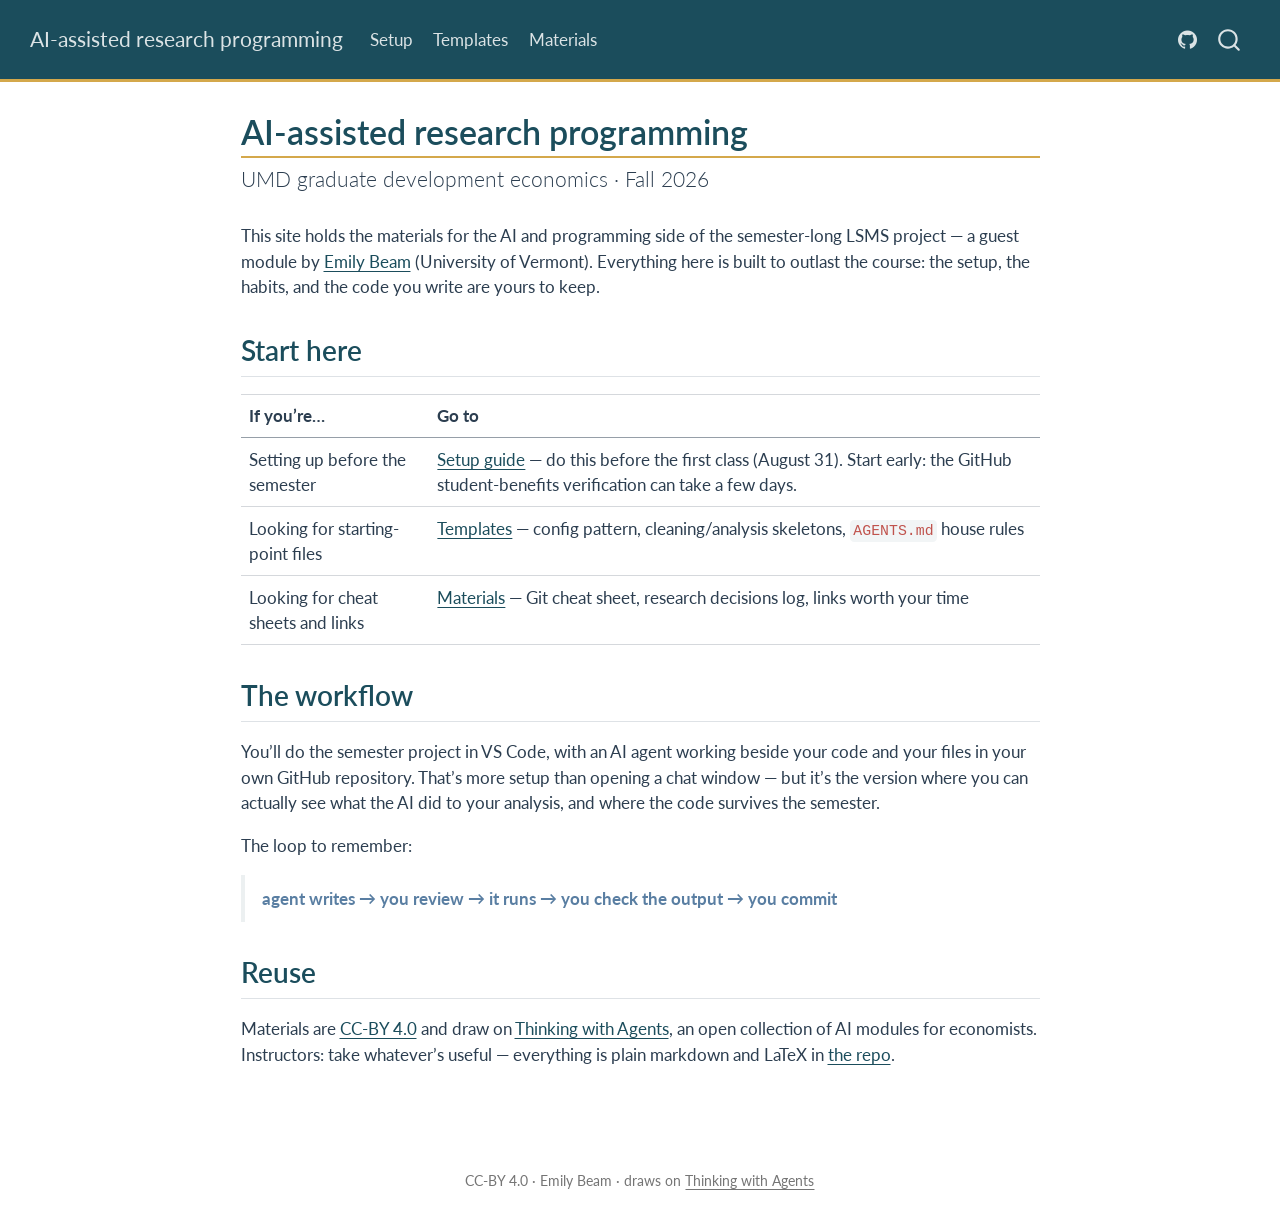
<file: docs/index.html>
<!DOCTYPE html>
<html xmlns="http://www.w3.org/1999/xhtml" lang="en" xml:lang="en"><head>

<meta charset="utf-8">
<meta name="generator" content="quarto-1.8.27">

<meta name="viewport" content="width=device-width, initial-scale=1.0, user-scalable=yes">


<title>AI-assisted research programming</title>
<style>
code{white-space: pre-wrap;}
span.smallcaps{font-variant: small-caps;}
div.columns{display: flex; gap: min(4vw, 1.5em);}
div.column{flex: auto; overflow-x: auto;}
div.hanging-indent{margin-left: 1.5em; text-indent: -1.5em;}
ul.task-list{list-style: none;}
ul.task-list li input[type="checkbox"] {
  width: 0.8em;
  margin: 0 0.8em 0.2em -1em; /* quarto-specific, see https://github.com/quarto-dev/quarto-cli/issues/4556 */ 
  vertical-align: middle;
}
</style>


<script src="site_libs/quarto-nav/quarto-nav.js"></script>
<script src="site_libs/quarto-nav/headroom.min.js"></script>
<script src="site_libs/clipboard/clipboard.min.js"></script>
<script src="site_libs/quarto-search/autocomplete.umd.js"></script>
<script src="site_libs/quarto-search/fuse.min.js"></script>
<script src="site_libs/quarto-search/quarto-search.js"></script>
<meta name="quarto:offset" content="./">
<script src="site_libs/quarto-html/quarto.js" type="module"></script>
<script src="site_libs/quarto-html/tabsets/tabsets.js" type="module"></script>
<script src="site_libs/quarto-html/axe/axe-check.js" type="module"></script>
<script src="site_libs/quarto-html/popper.min.js"></script>
<script src="site_libs/quarto-html/tippy.umd.min.js"></script>
<script src="site_libs/quarto-html/anchor.min.js"></script>
<link href="site_libs/quarto-html/tippy.css" rel="stylesheet">
<link href="site_libs/quarto-html/quarto-syntax-highlighting-ed96de9b727972fe78a7b5d16c58bf87.css" rel="stylesheet" id="quarto-text-highlighting-styles">
<script src="site_libs/bootstrap/bootstrap.min.js"></script>
<link href="site_libs/bootstrap/bootstrap-icons.css" rel="stylesheet">
<link href="site_libs/bootstrap/bootstrap-62cad050edf1ffa426666a7ce3790da1.min.css" rel="stylesheet" append-hash="true" id="quarto-bootstrap" data-mode="light">
<script id="quarto-search-options" type="application/json">{
  "location": "navbar",
  "copy-button": false,
  "collapse-after": 3,
  "panel-placement": "end",
  "type": "overlay",
  "limit": 50,
  "keyboard-shortcut": [
    "f",
    "/",
    "s"
  ],
  "show-item-context": false,
  "language": {
    "search-no-results-text": "No results",
    "search-matching-documents-text": "matching documents",
    "search-copy-link-title": "Copy link to search",
    "search-hide-matches-text": "Hide additional matches",
    "search-more-match-text": "more match in this document",
    "search-more-matches-text": "more matches in this document",
    "search-clear-button-title": "Clear",
    "search-text-placeholder": "",
    "search-detached-cancel-button-title": "Cancel",
    "search-submit-button-title": "Submit",
    "search-label": "Search"
  }
}</script>


</head>

<body class="nav-fixed fullcontent quarto-light">

<div id="quarto-search-results"></div>
  <header id="quarto-header" class="headroom fixed-top">
    <nav class="navbar navbar-expand-lg " data-bs-theme="dark">
      <div class="navbar-container container-fluid">
      <div class="navbar-brand-container mx-auto">
    <a class="navbar-brand" href="./index.html">
    <span class="navbar-title">AI-assisted research programming</span>
    </a>
  </div>
            <div id="quarto-search" class="" title="Search"></div>
          <button class="navbar-toggler" type="button" data-bs-toggle="collapse" data-bs-target="#navbarCollapse" aria-controls="navbarCollapse" role="menu" aria-expanded="false" aria-label="Toggle navigation" onclick="if (window.quartoToggleHeadroom) { window.quartoToggleHeadroom(); }">
  <span class="navbar-toggler-icon"></span>
</button>
          <div class="collapse navbar-collapse" id="navbarCollapse">
            <ul class="navbar-nav navbar-nav-scroll me-auto">
  <li class="nav-item">
    <a class="nav-link" href="./setup/README.html"> 
<span class="menu-text">Setup</span></a>
  </li>  
  <li class="nav-item">
    <a class="nav-link" href="./templates/README.html"> 
<span class="menu-text">Templates</span></a>
  </li>  
  <li class="nav-item">
    <a class="nav-link" href="./materials/README.html"> 
<span class="menu-text">Materials</span></a>
  </li>  
</ul>
            <ul class="navbar-nav navbar-nav-scroll ms-auto">
  <li class="nav-item compact">
    <a class="nav-link" href="https://github.com/eabeam/umd-dev-econ-ai"> <i class="bi bi-github" role="img" aria-label="GitHub">
</i> 
<span class="menu-text"></span></a>
  </li>  
</ul>
          </div> <!-- /navcollapse -->
            <div class="quarto-navbar-tools">
</div>
      </div> <!-- /container-fluid -->
    </nav>
</header>
<!-- content -->
<div id="quarto-content" class="quarto-container page-columns page-rows-contents page-layout-article page-navbar">
<!-- sidebar -->
<!-- margin-sidebar -->
    
<!-- main -->
<main class="content" id="quarto-document-content">

<header id="title-block-header" class="quarto-title-block default">
<div class="quarto-title">
<h1 class="title">AI-assisted research programming</h1>
<p class="subtitle lead">UMD graduate development economics · Fall 2026</p>
</div>



<div class="quarto-title-meta">

    
  
    
  </div>
  


</header>


<p>This site holds the materials for the AI and programming side of the semester-long LSMS project — a guest module by <a href="https://www.uvm.edu/cas/economics">Emily Beam</a> (University of Vermont). Everything here is built to outlast the course: the setup, the habits, and the code you write are yours to keep.</p>
<section id="start-here" class="level2">
<h2 class="anchored" data-anchor-id="start-here">Start here</h2>
<table class="caption-top table">
<thead>
<tr class="header">
<th>If you’re…</th>
<th>Go to</th>
</tr>
</thead>
<tbody>
<tr class="odd">
<td>Setting up before the semester</td>
<td><strong><a href="./setup/README.html">Setup guide</a></strong> — do this before the first class (August 31). Start early: the GitHub student-benefits verification can take a few days.</td>
</tr>
<tr class="even">
<td>Looking for starting-point files</td>
<td><a href="./templates/README.html">Templates</a> — config pattern, cleaning/analysis skeletons, <code>AGENTS.md</code> house rules</td>
</tr>
<tr class="odd">
<td>Looking for cheat sheets and links</td>
<td><a href="./materials/README.html">Materials</a> — Git cheat sheet, research decisions log, links worth your time</td>
</tr>
</tbody>
</table>
</section>
<section id="the-workflow" class="level2">
<h2 class="anchored" data-anchor-id="the-workflow">The workflow</h2>
<p>You’ll do the semester project in VS Code, with an AI agent working beside your code and your files in your own GitHub repository. That’s more setup than opening a chat window — but it’s the version where you can actually see what the AI did to your analysis, and where the code survives the semester.</p>
<p>The loop to remember:</p>
<blockquote class="blockquote">
<p><strong>agent writes → you review → it runs → you check the output → you commit</strong></p>
</blockquote>
</section>
<section id="reuse" class="level2">
<h2 class="anchored" data-anchor-id="reuse">Reuse</h2>
<p>Materials are <a href="https://creativecommons.org/licenses/by/4.0/">CC-BY 4.0</a> and draw on <a href="https://eabeam.github.io/teaching-ai/">Thinking with Agents</a>, an open collection of AI modules for economists. Instructors: take whatever’s useful — everything is plain markdown and LaTeX in <a href="https://github.com/eabeam/umd-dev-econ-ai">the repo</a>.</p>


</section>

</main> <!-- /main -->
<script id="quarto-html-after-body" type="application/javascript">
  window.document.addEventListener("DOMContentLoaded", function (event) {
    const icon = "";
    const anchorJS = new window.AnchorJS();
    anchorJS.options = {
      placement: 'right',
      icon: icon
    };
    anchorJS.add('.anchored');
    const isCodeAnnotation = (el) => {
      for (const clz of el.classList) {
        if (clz.startsWith('code-annotation-')) {                     
          return true;
        }
      }
      return false;
    }
    const onCopySuccess = function(e) {
      // button target
      const button = e.trigger;
      // don't keep focus
      button.blur();
      // flash "checked"
      button.classList.add('code-copy-button-checked');
      var currentTitle = button.getAttribute("title");
      button.setAttribute("title", "Copied!");
      let tooltip;
      if (window.bootstrap) {
        button.setAttribute("data-bs-toggle", "tooltip");
        button.setAttribute("data-bs-placement", "left");
        button.setAttribute("data-bs-title", "Copied!");
        tooltip = new bootstrap.Tooltip(button, 
          { trigger: "manual", 
            customClass: "code-copy-button-tooltip",
            offset: [0, -8]});
        tooltip.show();    
      }
      setTimeout(function() {
        if (tooltip) {
          tooltip.hide();
          button.removeAttribute("data-bs-title");
          button.removeAttribute("data-bs-toggle");
          button.removeAttribute("data-bs-placement");
        }
        button.setAttribute("title", currentTitle);
        button.classList.remove('code-copy-button-checked');
      }, 1000);
      // clear code selection
      e.clearSelection();
    }
    const getTextToCopy = function(trigger) {
      const outerScaffold = trigger.parentElement.cloneNode(true);
      const codeEl = outerScaffold.querySelector('code');
      for (const childEl of codeEl.children) {
        if (isCodeAnnotation(childEl)) {
          childEl.remove();
        }
      }
      return codeEl.innerText;
    }
    const clipboard = new window.ClipboardJS('.code-copy-button:not([data-in-quarto-modal])', {
      text: getTextToCopy
    });
    clipboard.on('success', onCopySuccess);
    if (window.document.getElementById('quarto-embedded-source-code-modal')) {
      const clipboardModal = new window.ClipboardJS('.code-copy-button[data-in-quarto-modal]', {
        text: getTextToCopy,
        container: window.document.getElementById('quarto-embedded-source-code-modal')
      });
      clipboardModal.on('success', onCopySuccess);
    }
      var localhostRegex = new RegExp(/^(?:http|https):\/\/localhost\:?[0-9]*\//);
      var mailtoRegex = new RegExp(/^mailto:/);
        var filterRegex = new RegExp("https:\/\/eabeam\.github\.io\/umd-dev-econ-ai\/");
      var isInternal = (href) => {
          return filterRegex.test(href) || localhostRegex.test(href) || mailtoRegex.test(href);
      }
      // Inspect non-navigation links and adorn them if external
     var links = window.document.querySelectorAll('a[href]:not(.nav-link):not(.navbar-brand):not(.toc-action):not(.sidebar-link):not(.sidebar-item-toggle):not(.pagination-link):not(.no-external):not([aria-hidden]):not(.dropdown-item):not(.quarto-navigation-tool):not(.about-link)');
      for (var i=0; i<links.length; i++) {
        const link = links[i];
        if (!isInternal(link.href)) {
          // undo the damage that might have been done by quarto-nav.js in the case of
          // links that we want to consider external
          if (link.dataset.originalHref !== undefined) {
            link.href = link.dataset.originalHref;
          }
            // target, if specified
            link.setAttribute("target", "_blank");
            if (link.getAttribute("rel") === null) {
              link.setAttribute("rel", "noopener");
            }
        }
      }
    function tippyHover(el, contentFn, onTriggerFn, onUntriggerFn) {
      const config = {
        allowHTML: true,
        maxWidth: 500,
        delay: 100,
        arrow: false,
        appendTo: function(el) {
            return el.parentElement;
        },
        interactive: true,
        interactiveBorder: 10,
        theme: 'quarto',
        placement: 'bottom-start',
      };
      if (contentFn) {
        config.content = contentFn;
      }
      if (onTriggerFn) {
        config.onTrigger = onTriggerFn;
      }
      if (onUntriggerFn) {
        config.onUntrigger = onUntriggerFn;
      }
      window.tippy(el, config); 
    }
    const noterefs = window.document.querySelectorAll('a[role="doc-noteref"]');
    for (var i=0; i<noterefs.length; i++) {
      const ref = noterefs[i];
      tippyHover(ref, function() {
        // use id or data attribute instead here
        let href = ref.getAttribute('data-footnote-href') || ref.getAttribute('href');
        try { href = new URL(href).hash; } catch {}
        const id = href.replace(/^#\/?/, "");
        const note = window.document.getElementById(id);
        if (note) {
          return note.innerHTML;
        } else {
          return "";
        }
      });
    }
    const xrefs = window.document.querySelectorAll('a.quarto-xref');
    const processXRef = (id, note) => {
      // Strip column container classes
      const stripColumnClz = (el) => {
        el.classList.remove("page-full", "page-columns");
        if (el.children) {
          for (const child of el.children) {
            stripColumnClz(child);
          }
        }
      }
      stripColumnClz(note)
      if (id === null || id.startsWith('sec-')) {
        // Special case sections, only their first couple elements
        const container = document.createElement("div");
        if (note.children && note.children.length > 2) {
          container.appendChild(note.children[0].cloneNode(true));
          for (let i = 1; i < note.children.length; i++) {
            const child = note.children[i];
            if (child.tagName === "P" && child.innerText === "") {
              continue;
            } else {
              container.appendChild(child.cloneNode(true));
              break;
            }
          }
          if (window.Quarto?.typesetMath) {
            window.Quarto.typesetMath(container);
          }
          return container.innerHTML
        } else {
          if (window.Quarto?.typesetMath) {
            window.Quarto.typesetMath(note);
          }
          return note.innerHTML;
        }
      } else {
        // Remove any anchor links if they are present
        const anchorLink = note.querySelector('a.anchorjs-link');
        if (anchorLink) {
          anchorLink.remove();
        }
        if (window.Quarto?.typesetMath) {
          window.Quarto.typesetMath(note);
        }
        if (note.classList.contains("callout")) {
          return note.outerHTML;
        } else {
          return note.innerHTML;
        }
      }
    }
    for (var i=0; i<xrefs.length; i++) {
      const xref = xrefs[i];
      tippyHover(xref, undefined, function(instance) {
        instance.disable();
        let url = xref.getAttribute('href');
        let hash = undefined; 
        if (url.startsWith('#')) {
          hash = url;
        } else {
          try { hash = new URL(url).hash; } catch {}
        }
        if (hash) {
          const id = hash.replace(/^#\/?/, "");
          const note = window.document.getElementById(id);
          if (note !== null) {
            try {
              const html = processXRef(id, note.cloneNode(true));
              instance.setContent(html);
            } finally {
              instance.enable();
              instance.show();
            }
          } else {
            // See if we can fetch this
            fetch(url.split('#')[0])
            .then(res => res.text())
            .then(html => {
              const parser = new DOMParser();
              const htmlDoc = parser.parseFromString(html, "text/html");
              const note = htmlDoc.getElementById(id);
              if (note !== null) {
                const html = processXRef(id, note);
                instance.setContent(html);
              } 
            }).finally(() => {
              instance.enable();
              instance.show();
            });
          }
        } else {
          // See if we can fetch a full url (with no hash to target)
          // This is a special case and we should probably do some content thinning / targeting
          fetch(url)
          .then(res => res.text())
          .then(html => {
            const parser = new DOMParser();
            const htmlDoc = parser.parseFromString(html, "text/html");
            const note = htmlDoc.querySelector('main.content');
            if (note !== null) {
              // This should only happen for chapter cross references
              // (since there is no id in the URL)
              // remove the first header
              if (note.children.length > 0 && note.children[0].tagName === "HEADER") {
                note.children[0].remove();
              }
              const html = processXRef(null, note);
              instance.setContent(html);
            } 
          }).finally(() => {
            instance.enable();
            instance.show();
          });
        }
      }, function(instance) {
      });
    }
        let selectedAnnoteEl;
        const selectorForAnnotation = ( cell, annotation) => {
          let cellAttr = 'data-code-cell="' + cell + '"';
          let lineAttr = 'data-code-annotation="' +  annotation + '"';
          const selector = 'span[' + cellAttr + '][' + lineAttr + ']';
          return selector;
        }
        const selectCodeLines = (annoteEl) => {
          const doc = window.document;
          const targetCell = annoteEl.getAttribute("data-target-cell");
          const targetAnnotation = annoteEl.getAttribute("data-target-annotation");
          const annoteSpan = window.document.querySelector(selectorForAnnotation(targetCell, targetAnnotation));
          const lines = annoteSpan.getAttribute("data-code-lines").split(",");
          const lineIds = lines.map((line) => {
            return targetCell + "-" + line;
          })
          let top = null;
          let height = null;
          let parent = null;
          if (lineIds.length > 0) {
              //compute the position of the single el (top and bottom and make a div)
              const el = window.document.getElementById(lineIds[0]);
              top = el.offsetTop;
              height = el.offsetHeight;
              parent = el.parentElement.parentElement;
            if (lineIds.length > 1) {
              const lastEl = window.document.getElementById(lineIds[lineIds.length - 1]);
              const bottom = lastEl.offsetTop + lastEl.offsetHeight;
              height = bottom - top;
            }
            if (top !== null && height !== null && parent !== null) {
              // cook up a div (if necessary) and position it 
              let div = window.document.getElementById("code-annotation-line-highlight");
              if (div === null) {
                div = window.document.createElement("div");
                div.setAttribute("id", "code-annotation-line-highlight");
                div.style.position = 'absolute';
                parent.appendChild(div);
              }
              div.style.top = top - 2 + "px";
              div.style.height = height + 4 + "px";
              div.style.left = 0;
              let gutterDiv = window.document.getElementById("code-annotation-line-highlight-gutter");
              if (gutterDiv === null) {
                gutterDiv = window.document.createElement("div");
                gutterDiv.setAttribute("id", "code-annotation-line-highlight-gutter");
                gutterDiv.style.position = 'absolute';
                const codeCell = window.document.getElementById(targetCell);
                const gutter = codeCell.querySelector('.code-annotation-gutter');
                gutter.appendChild(gutterDiv);
              }
              gutterDiv.style.top = top - 2 + "px";
              gutterDiv.style.height = height + 4 + "px";
            }
            selectedAnnoteEl = annoteEl;
          }
        };
        const unselectCodeLines = () => {
          const elementsIds = ["code-annotation-line-highlight", "code-annotation-line-highlight-gutter"];
          elementsIds.forEach((elId) => {
            const div = window.document.getElementById(elId);
            if (div) {
              div.remove();
            }
          });
          selectedAnnoteEl = undefined;
        };
          // Handle positioning of the toggle
      window.addEventListener(
        "resize",
        throttle(() => {
          elRect = undefined;
          if (selectedAnnoteEl) {
            selectCodeLines(selectedAnnoteEl);
          }
        }, 10)
      );
      function throttle(fn, ms) {
      let throttle = false;
      let timer;
        return (...args) => {
          if(!throttle) { // first call gets through
              fn.apply(this, args);
              throttle = true;
          } else { // all the others get throttled
              if(timer) clearTimeout(timer); // cancel #2
              timer = setTimeout(() => {
                fn.apply(this, args);
                timer = throttle = false;
              }, ms);
          }
        };
      }
        // Attach click handler to the DT
        const annoteDls = window.document.querySelectorAll('dt[data-target-cell]');
        for (const annoteDlNode of annoteDls) {
          annoteDlNode.addEventListener('click', (event) => {
            const clickedEl = event.target;
            if (clickedEl !== selectedAnnoteEl) {
              unselectCodeLines();
              const activeEl = window.document.querySelector('dt[data-target-cell].code-annotation-active');
              if (activeEl) {
                activeEl.classList.remove('code-annotation-active');
              }
              selectCodeLines(clickedEl);
              clickedEl.classList.add('code-annotation-active');
            } else {
              // Unselect the line
              unselectCodeLines();
              clickedEl.classList.remove('code-annotation-active');
            }
          });
        }
    const findCites = (el) => {
      const parentEl = el.parentElement;
      if (parentEl) {
        const cites = parentEl.dataset.cites;
        if (cites) {
          return {
            el,
            cites: cites.split(' ')
          };
        } else {
          return findCites(el.parentElement)
        }
      } else {
        return undefined;
      }
    };
    var bibliorefs = window.document.querySelectorAll('a[role="doc-biblioref"]');
    for (var i=0; i<bibliorefs.length; i++) {
      const ref = bibliorefs[i];
      const citeInfo = findCites(ref);
      if (citeInfo) {
        tippyHover(citeInfo.el, function() {
          var popup = window.document.createElement('div');
          citeInfo.cites.forEach(function(cite) {
            var citeDiv = window.document.createElement('div');
            citeDiv.classList.add('hanging-indent');
            citeDiv.classList.add('csl-entry');
            var biblioDiv = window.document.getElementById('ref-' + cite);
            if (biblioDiv) {
              citeDiv.innerHTML = biblioDiv.innerHTML;
            }
            popup.appendChild(citeDiv);
          });
          return popup.innerHTML;
        });
      }
    }
  });
  </script>
</div> <!-- /content -->
<footer class="footer">
  <div class="nav-footer">
    <div class="nav-footer-left">
      &nbsp;
    </div>   
    <div class="nav-footer-center">
<p>CC-BY 4.0 · Emily Beam · draws on <a href="https://eabeam.github.io/teaching-ai/">Thinking with Agents</a></p>
</div>
    <div class="nav-footer-right">
      &nbsp;
    </div>
  </div>
</footer>




</body></html>
</file>
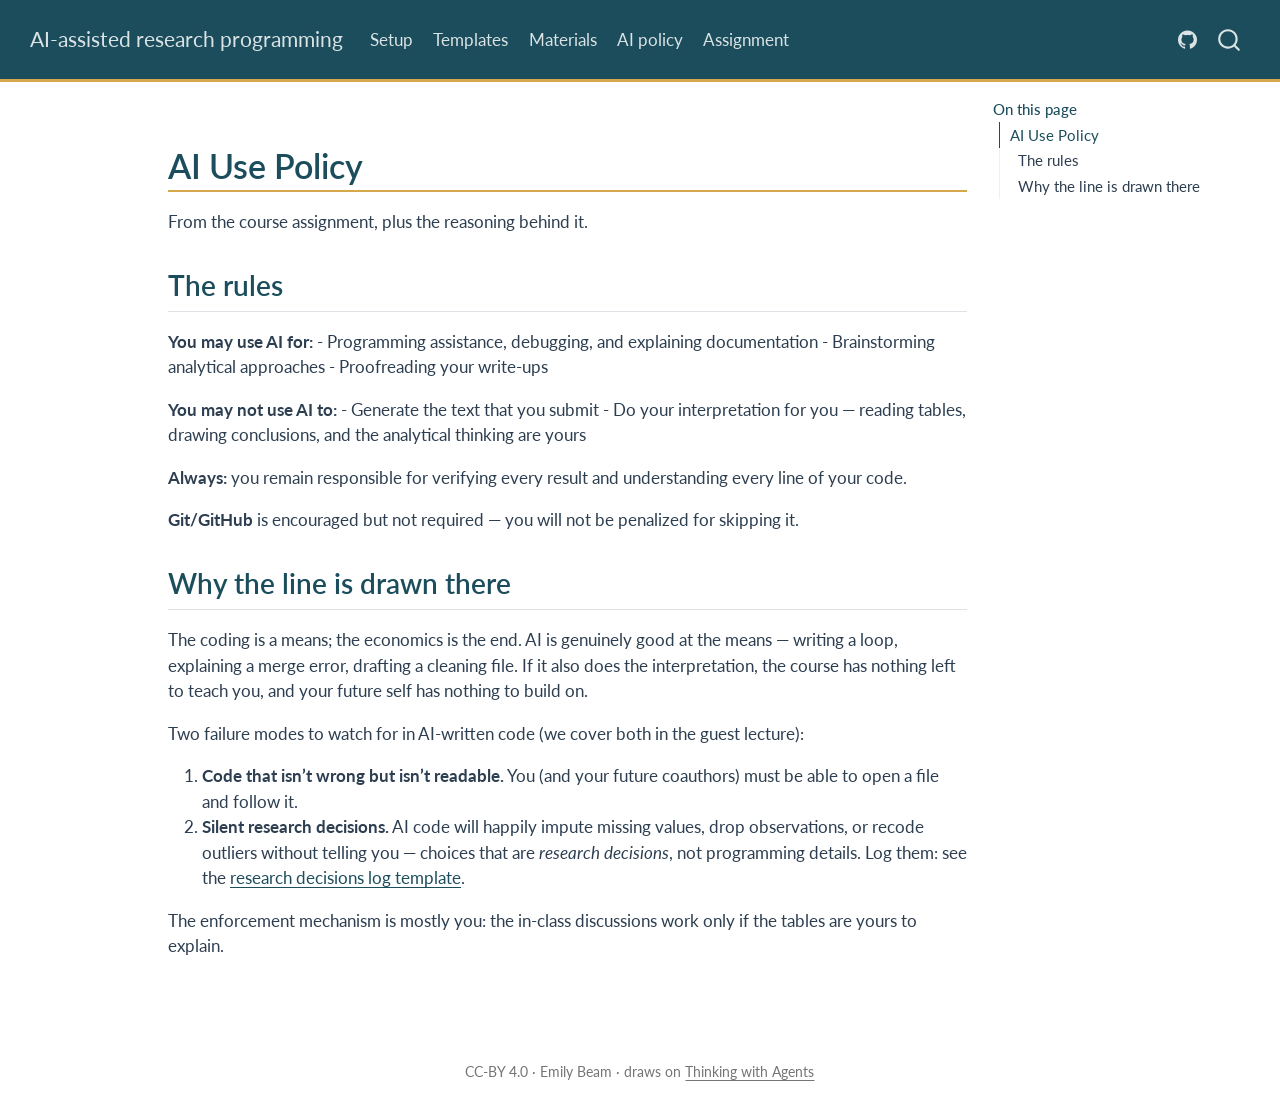
<file: docs/ai-policy.html>
<!DOCTYPE html>
<html xmlns="http://www.w3.org/1999/xhtml" lang="en" xml:lang="en"><head>

<meta charset="utf-8">
<meta name="generator" content="quarto-1.8.27">

<meta name="viewport" content="width=device-width, initial-scale=1.0, user-scalable=yes">


<title>ai-policy – AI-assisted research programming</title>
<style>
code{white-space: pre-wrap;}
span.smallcaps{font-variant: small-caps;}
div.columns{display: flex; gap: min(4vw, 1.5em);}
div.column{flex: auto; overflow-x: auto;}
div.hanging-indent{margin-left: 1.5em; text-indent: -1.5em;}
ul.task-list{list-style: none;}
ul.task-list li input[type="checkbox"] {
  width: 0.8em;
  margin: 0 0.8em 0.2em -1em; /* quarto-specific, see https://github.com/quarto-dev/quarto-cli/issues/4556 */ 
  vertical-align: middle;
}
</style>


<script src="site_libs/quarto-nav/quarto-nav.js"></script>
<script src="site_libs/quarto-nav/headroom.min.js"></script>
<script src="site_libs/clipboard/clipboard.min.js"></script>
<script src="site_libs/quarto-search/autocomplete.umd.js"></script>
<script src="site_libs/quarto-search/fuse.min.js"></script>
<script src="site_libs/quarto-search/quarto-search.js"></script>
<meta name="quarto:offset" content="./">
<script src="site_libs/quarto-html/quarto.js" type="module"></script>
<script src="site_libs/quarto-html/tabsets/tabsets.js" type="module"></script>
<script src="site_libs/quarto-html/axe/axe-check.js" type="module"></script>
<script src="site_libs/quarto-html/popper.min.js"></script>
<script src="site_libs/quarto-html/tippy.umd.min.js"></script>
<script src="site_libs/quarto-html/anchor.min.js"></script>
<link href="site_libs/quarto-html/tippy.css" rel="stylesheet">
<link href="site_libs/quarto-html/quarto-syntax-highlighting-ed96de9b727972fe78a7b5d16c58bf87.css" rel="stylesheet" id="quarto-text-highlighting-styles">
<script src="site_libs/bootstrap/bootstrap.min.js"></script>
<link href="site_libs/bootstrap/bootstrap-icons.css" rel="stylesheet">
<link href="site_libs/bootstrap/bootstrap-eeee522e7649af5e0a4e30f84b7b4a23.min.css" rel="stylesheet" append-hash="true" id="quarto-bootstrap" data-mode="light">
<script id="quarto-search-options" type="application/json">{
  "location": "navbar",
  "copy-button": false,
  "collapse-after": 3,
  "panel-placement": "end",
  "type": "overlay",
  "limit": 50,
  "keyboard-shortcut": [
    "f",
    "/",
    "s"
  ],
  "show-item-context": false,
  "language": {
    "search-no-results-text": "No results",
    "search-matching-documents-text": "matching documents",
    "search-copy-link-title": "Copy link to search",
    "search-hide-matches-text": "Hide additional matches",
    "search-more-match-text": "more match in this document",
    "search-more-matches-text": "more matches in this document",
    "search-clear-button-title": "Clear",
    "search-text-placeholder": "",
    "search-detached-cancel-button-title": "Cancel",
    "search-submit-button-title": "Submit",
    "search-label": "Search"
  }
}</script>


</head>

<body class="nav-fixed quarto-light">

<div id="quarto-search-results"></div>
  <header id="quarto-header" class="headroom fixed-top">
    <nav class="navbar navbar-expand-lg " data-bs-theme="dark">
      <div class="navbar-container container-fluid">
      <div class="navbar-brand-container mx-auto">
    <a class="navbar-brand" href="./index.html">
    <span class="navbar-title">AI-assisted research programming</span>
    </a>
  </div>
            <div id="quarto-search" class="" title="Search"></div>
          <button class="navbar-toggler" type="button" data-bs-toggle="collapse" data-bs-target="#navbarCollapse" aria-controls="navbarCollapse" role="menu" aria-expanded="false" aria-label="Toggle navigation" onclick="if (window.quartoToggleHeadroom) { window.quartoToggleHeadroom(); }">
  <span class="navbar-toggler-icon"></span>
</button>
          <div class="collapse navbar-collapse" id="navbarCollapse">
            <ul class="navbar-nav navbar-nav-scroll me-auto">
  <li class="nav-item">
    <a class="nav-link" href="./setup/README.html"> 
<span class="menu-text">Setup</span></a>
  </li>  
  <li class="nav-item">
    <a class="nav-link" href="./templates/README.html"> 
<span class="menu-text">Templates</span></a>
  </li>  
  <li class="nav-item">
    <a class="nav-link" href="./materials/README.html"> 
<span class="menu-text">Materials</span></a>
  </li>  
  <li class="nav-item">
    <a class="nav-link active" href="./ai-policy.html" aria-current="page"> 
<span class="menu-text">AI policy</span></a>
  </li>  
  <li class="nav-item">
    <a class="nav-link" href="./assignment/README.html"> 
<span class="menu-text">Assignment</span></a>
  </li>  
</ul>
            <ul class="navbar-nav navbar-nav-scroll ms-auto">
  <li class="nav-item compact">
    <a class="nav-link" href="https://github.com/eabeam/umd-dev-econ-ai"> <i class="bi bi-github" role="img" aria-label="GitHub">
</i> 
<span class="menu-text"></span></a>
  </li>  
</ul>
          </div> <!-- /navcollapse -->
            <div class="quarto-navbar-tools">
</div>
      </div> <!-- /container-fluid -->
    </nav>
</header>
<!-- content -->
<div id="quarto-content" class="quarto-container page-columns page-rows-contents page-layout-article page-navbar">
<!-- sidebar -->
<!-- margin-sidebar -->
    <div id="quarto-margin-sidebar" class="sidebar margin-sidebar">
        <nav id="TOC" role="doc-toc" class="toc-active">
    <h2 id="toc-title">On this page</h2>
   
  <ul>
  <li><a href="#ai-use-policy" id="toc-ai-use-policy" class="nav-link active" data-scroll-target="#ai-use-policy">AI Use Policy</a>
  <ul class="collapse">
  <li><a href="#the-rules" id="toc-the-rules" class="nav-link" data-scroll-target="#the-rules">The rules</a></li>
  <li><a href="#why-the-line-is-drawn-there" id="toc-why-the-line-is-drawn-there" class="nav-link" data-scroll-target="#why-the-line-is-drawn-there">Why the line is drawn there</a></li>
  </ul></li>
  </ul>
</nav>
    </div>
<!-- main -->
<main class="content" id="quarto-document-content"><header id="title-block-header" class="quarto-title-block"></header>




<section id="ai-use-policy" class="level1">
<h1>AI Use Policy</h1>
<p>From the course assignment, plus the reasoning behind it.</p>
<section id="the-rules" class="level2">
<h2 class="anchored" data-anchor-id="the-rules">The rules</h2>
<p><strong>You may use AI for:</strong> - Programming assistance, debugging, and explaining documentation - Brainstorming analytical approaches - Proofreading your write-ups</p>
<p><strong>You may not use AI to:</strong> - Generate the text that you submit - Do your interpretation for you — reading tables, drawing conclusions, and the analytical thinking are yours</p>
<p><strong>Always:</strong> you remain responsible for verifying every result and understanding every line of your code.</p>
<p><strong>Git/GitHub</strong> is encouraged but not required — you will not be penalized for skipping it.</p>
</section>
<section id="why-the-line-is-drawn-there" class="level2">
<h2 class="anchored" data-anchor-id="why-the-line-is-drawn-there">Why the line is drawn there</h2>
<p>The coding is a means; the economics is the end. AI is genuinely good at the means — writing a loop, explaining a merge error, drafting a cleaning file. If it also does the interpretation, the course has nothing left to teach you, and your future self has nothing to build on.</p>
<p>Two failure modes to watch for in AI-written code (we cover both in the guest lecture):</p>
<ol type="1">
<li><strong>Code that isn’t wrong but isn’t readable.</strong> You (and your future coauthors) must be able to open a file and follow it.</li>
<li><strong>Silent research decisions.</strong> AI code will happily impute missing values, drop observations, or recode outliers without telling you — choices that are <em>research decisions</em>, not programming details. Log them: see the <a href="./materials/cleaning_decision_log.html">research decisions log template</a>.</li>
</ol>
<p>The enforcement mechanism is mostly you: the in-class discussions work only if the tables are yours to explain.</p>


</section>
</section>

</main> <!-- /main -->
<script id="quarto-html-after-body" type="application/javascript">
  window.document.addEventListener("DOMContentLoaded", function (event) {
    const icon = "";
    const anchorJS = new window.AnchorJS();
    anchorJS.options = {
      placement: 'right',
      icon: icon
    };
    anchorJS.add('.anchored');
    const isCodeAnnotation = (el) => {
      for (const clz of el.classList) {
        if (clz.startsWith('code-annotation-')) {                     
          return true;
        }
      }
      return false;
    }
    const onCopySuccess = function(e) {
      // button target
      const button = e.trigger;
      // don't keep focus
      button.blur();
      // flash "checked"
      button.classList.add('code-copy-button-checked');
      var currentTitle = button.getAttribute("title");
      button.setAttribute("title", "Copied!");
      let tooltip;
      if (window.bootstrap) {
        button.setAttribute("data-bs-toggle", "tooltip");
        button.setAttribute("data-bs-placement", "left");
        button.setAttribute("data-bs-title", "Copied!");
        tooltip = new bootstrap.Tooltip(button, 
          { trigger: "manual", 
            customClass: "code-copy-button-tooltip",
            offset: [0, -8]});
        tooltip.show();    
      }
      setTimeout(function() {
        if (tooltip) {
          tooltip.hide();
          button.removeAttribute("data-bs-title");
          button.removeAttribute("data-bs-toggle");
          button.removeAttribute("data-bs-placement");
        }
        button.setAttribute("title", currentTitle);
        button.classList.remove('code-copy-button-checked');
      }, 1000);
      // clear code selection
      e.clearSelection();
    }
    const getTextToCopy = function(trigger) {
      const outerScaffold = trigger.parentElement.cloneNode(true);
      const codeEl = outerScaffold.querySelector('code');
      for (const childEl of codeEl.children) {
        if (isCodeAnnotation(childEl)) {
          childEl.remove();
        }
      }
      return codeEl.innerText;
    }
    const clipboard = new window.ClipboardJS('.code-copy-button:not([data-in-quarto-modal])', {
      text: getTextToCopy
    });
    clipboard.on('success', onCopySuccess);
    if (window.document.getElementById('quarto-embedded-source-code-modal')) {
      const clipboardModal = new window.ClipboardJS('.code-copy-button[data-in-quarto-modal]', {
        text: getTextToCopy,
        container: window.document.getElementById('quarto-embedded-source-code-modal')
      });
      clipboardModal.on('success', onCopySuccess);
    }
      var localhostRegex = new RegExp(/^(?:http|https):\/\/localhost\:?[0-9]*\//);
      var mailtoRegex = new RegExp(/^mailto:/);
        var filterRegex = new RegExp("https:\/\/eabeam\.github\.io\/umd-dev-econ-ai\/");
      var isInternal = (href) => {
          return filterRegex.test(href) || localhostRegex.test(href) || mailtoRegex.test(href);
      }
      // Inspect non-navigation links and adorn them if external
     var links = window.document.querySelectorAll('a[href]:not(.nav-link):not(.navbar-brand):not(.toc-action):not(.sidebar-link):not(.sidebar-item-toggle):not(.pagination-link):not(.no-external):not([aria-hidden]):not(.dropdown-item):not(.quarto-navigation-tool):not(.about-link)');
      for (var i=0; i<links.length; i++) {
        const link = links[i];
        if (!isInternal(link.href)) {
          // undo the damage that might have been done by quarto-nav.js in the case of
          // links that we want to consider external
          if (link.dataset.originalHref !== undefined) {
            link.href = link.dataset.originalHref;
          }
            // target, if specified
            link.setAttribute("target", "_blank");
            if (link.getAttribute("rel") === null) {
              link.setAttribute("rel", "noopener");
            }
        }
      }
    function tippyHover(el, contentFn, onTriggerFn, onUntriggerFn) {
      const config = {
        allowHTML: true,
        maxWidth: 500,
        delay: 100,
        arrow: false,
        appendTo: function(el) {
            return el.parentElement;
        },
        interactive: true,
        interactiveBorder: 10,
        theme: 'quarto',
        placement: 'bottom-start',
      };
      if (contentFn) {
        config.content = contentFn;
      }
      if (onTriggerFn) {
        config.onTrigger = onTriggerFn;
      }
      if (onUntriggerFn) {
        config.onUntrigger = onUntriggerFn;
      }
      window.tippy(el, config); 
    }
    const noterefs = window.document.querySelectorAll('a[role="doc-noteref"]');
    for (var i=0; i<noterefs.length; i++) {
      const ref = noterefs[i];
      tippyHover(ref, function() {
        // use id or data attribute instead here
        let href = ref.getAttribute('data-footnote-href') || ref.getAttribute('href');
        try { href = new URL(href).hash; } catch {}
        const id = href.replace(/^#\/?/, "");
        const note = window.document.getElementById(id);
        if (note) {
          return note.innerHTML;
        } else {
          return "";
        }
      });
    }
    const xrefs = window.document.querySelectorAll('a.quarto-xref');
    const processXRef = (id, note) => {
      // Strip column container classes
      const stripColumnClz = (el) => {
        el.classList.remove("page-full", "page-columns");
        if (el.children) {
          for (const child of el.children) {
            stripColumnClz(child);
          }
        }
      }
      stripColumnClz(note)
      if (id === null || id.startsWith('sec-')) {
        // Special case sections, only their first couple elements
        const container = document.createElement("div");
        if (note.children && note.children.length > 2) {
          container.appendChild(note.children[0].cloneNode(true));
          for (let i = 1; i < note.children.length; i++) {
            const child = note.children[i];
            if (child.tagName === "P" && child.innerText === "") {
              continue;
            } else {
              container.appendChild(child.cloneNode(true));
              break;
            }
          }
          if (window.Quarto?.typesetMath) {
            window.Quarto.typesetMath(container);
          }
          return container.innerHTML
        } else {
          if (window.Quarto?.typesetMath) {
            window.Quarto.typesetMath(note);
          }
          return note.innerHTML;
        }
      } else {
        // Remove any anchor links if they are present
        const anchorLink = note.querySelector('a.anchorjs-link');
        if (anchorLink) {
          anchorLink.remove();
        }
        if (window.Quarto?.typesetMath) {
          window.Quarto.typesetMath(note);
        }
        if (note.classList.contains("callout")) {
          return note.outerHTML;
        } else {
          return note.innerHTML;
        }
      }
    }
    for (var i=0; i<xrefs.length; i++) {
      const xref = xrefs[i];
      tippyHover(xref, undefined, function(instance) {
        instance.disable();
        let url = xref.getAttribute('href');
        let hash = undefined; 
        if (url.startsWith('#')) {
          hash = url;
        } else {
          try { hash = new URL(url).hash; } catch {}
        }
        if (hash) {
          const id = hash.replace(/^#\/?/, "");
          const note = window.document.getElementById(id);
          if (note !== null) {
            try {
              const html = processXRef(id, note.cloneNode(true));
              instance.setContent(html);
            } finally {
              instance.enable();
              instance.show();
            }
          } else {
            // See if we can fetch this
            fetch(url.split('#')[0])
            .then(res => res.text())
            .then(html => {
              const parser = new DOMParser();
              const htmlDoc = parser.parseFromString(html, "text/html");
              const note = htmlDoc.getElementById(id);
              if (note !== null) {
                const html = processXRef(id, note);
                instance.setContent(html);
              } 
            }).finally(() => {
              instance.enable();
              instance.show();
            });
          }
        } else {
          // See if we can fetch a full url (with no hash to target)
          // This is a special case and we should probably do some content thinning / targeting
          fetch(url)
          .then(res => res.text())
          .then(html => {
            const parser = new DOMParser();
            const htmlDoc = parser.parseFromString(html, "text/html");
            const note = htmlDoc.querySelector('main.content');
            if (note !== null) {
              // This should only happen for chapter cross references
              // (since there is no id in the URL)
              // remove the first header
              if (note.children.length > 0 && note.children[0].tagName === "HEADER") {
                note.children[0].remove();
              }
              const html = processXRef(null, note);
              instance.setContent(html);
            } 
          }).finally(() => {
            instance.enable();
            instance.show();
          });
        }
      }, function(instance) {
      });
    }
        let selectedAnnoteEl;
        const selectorForAnnotation = ( cell, annotation) => {
          let cellAttr = 'data-code-cell="' + cell + '"';
          let lineAttr = 'data-code-annotation="' +  annotation + '"';
          const selector = 'span[' + cellAttr + '][' + lineAttr + ']';
          return selector;
        }
        const selectCodeLines = (annoteEl) => {
          const doc = window.document;
          const targetCell = annoteEl.getAttribute("data-target-cell");
          const targetAnnotation = annoteEl.getAttribute("data-target-annotation");
          const annoteSpan = window.document.querySelector(selectorForAnnotation(targetCell, targetAnnotation));
          const lines = annoteSpan.getAttribute("data-code-lines").split(",");
          const lineIds = lines.map((line) => {
            return targetCell + "-" + line;
          })
          let top = null;
          let height = null;
          let parent = null;
          if (lineIds.length > 0) {
              //compute the position of the single el (top and bottom and make a div)
              const el = window.document.getElementById(lineIds[0]);
              top = el.offsetTop;
              height = el.offsetHeight;
              parent = el.parentElement.parentElement;
            if (lineIds.length > 1) {
              const lastEl = window.document.getElementById(lineIds[lineIds.length - 1]);
              const bottom = lastEl.offsetTop + lastEl.offsetHeight;
              height = bottom - top;
            }
            if (top !== null && height !== null && parent !== null) {
              // cook up a div (if necessary) and position it 
              let div = window.document.getElementById("code-annotation-line-highlight");
              if (div === null) {
                div = window.document.createElement("div");
                div.setAttribute("id", "code-annotation-line-highlight");
                div.style.position = 'absolute';
                parent.appendChild(div);
              }
              div.style.top = top - 2 + "px";
              div.style.height = height + 4 + "px";
              div.style.left = 0;
              let gutterDiv = window.document.getElementById("code-annotation-line-highlight-gutter");
              if (gutterDiv === null) {
                gutterDiv = window.document.createElement("div");
                gutterDiv.setAttribute("id", "code-annotation-line-highlight-gutter");
                gutterDiv.style.position = 'absolute';
                const codeCell = window.document.getElementById(targetCell);
                const gutter = codeCell.querySelector('.code-annotation-gutter');
                gutter.appendChild(gutterDiv);
              }
              gutterDiv.style.top = top - 2 + "px";
              gutterDiv.style.height = height + 4 + "px";
            }
            selectedAnnoteEl = annoteEl;
          }
        };
        const unselectCodeLines = () => {
          const elementsIds = ["code-annotation-line-highlight", "code-annotation-line-highlight-gutter"];
          elementsIds.forEach((elId) => {
            const div = window.document.getElementById(elId);
            if (div) {
              div.remove();
            }
          });
          selectedAnnoteEl = undefined;
        };
          // Handle positioning of the toggle
      window.addEventListener(
        "resize",
        throttle(() => {
          elRect = undefined;
          if (selectedAnnoteEl) {
            selectCodeLines(selectedAnnoteEl);
          }
        }, 10)
      );
      function throttle(fn, ms) {
      let throttle = false;
      let timer;
        return (...args) => {
          if(!throttle) { // first call gets through
              fn.apply(this, args);
              throttle = true;
          } else { // all the others get throttled
              if(timer) clearTimeout(timer); // cancel #2
              timer = setTimeout(() => {
                fn.apply(this, args);
                timer = throttle = false;
              }, ms);
          }
        };
      }
        // Attach click handler to the DT
        const annoteDls = window.document.querySelectorAll('dt[data-target-cell]');
        for (const annoteDlNode of annoteDls) {
          annoteDlNode.addEventListener('click', (event) => {
            const clickedEl = event.target;
            if (clickedEl !== selectedAnnoteEl) {
              unselectCodeLines();
              const activeEl = window.document.querySelector('dt[data-target-cell].code-annotation-active');
              if (activeEl) {
                activeEl.classList.remove('code-annotation-active');
              }
              selectCodeLines(clickedEl);
              clickedEl.classList.add('code-annotation-active');
            } else {
              // Unselect the line
              unselectCodeLines();
              clickedEl.classList.remove('code-annotation-active');
            }
          });
        }
    const findCites = (el) => {
      const parentEl = el.parentElement;
      if (parentEl) {
        const cites = parentEl.dataset.cites;
        if (cites) {
          return {
            el,
            cites: cites.split(' ')
          };
        } else {
          return findCites(el.parentElement)
        }
      } else {
        return undefined;
      }
    };
    var bibliorefs = window.document.querySelectorAll('a[role="doc-biblioref"]');
    for (var i=0; i<bibliorefs.length; i++) {
      const ref = bibliorefs[i];
      const citeInfo = findCites(ref);
      if (citeInfo) {
        tippyHover(citeInfo.el, function() {
          var popup = window.document.createElement('div');
          citeInfo.cites.forEach(function(cite) {
            var citeDiv = window.document.createElement('div');
            citeDiv.classList.add('hanging-indent');
            citeDiv.classList.add('csl-entry');
            var biblioDiv = window.document.getElementById('ref-' + cite);
            if (biblioDiv) {
              citeDiv.innerHTML = biblioDiv.innerHTML;
            }
            popup.appendChild(citeDiv);
          });
          return popup.innerHTML;
        });
      }
    }
  });
  </script>
</div> <!-- /content -->
<footer class="footer">
  <div class="nav-footer">
    <div class="nav-footer-left">
      &nbsp;
    </div>   
    <div class="nav-footer-center">
<p>CC-BY 4.0 · Emily Beam · draws on <a href="https://eabeam.github.io/teaching-ai/">Thinking with Agents</a></p>
</div>
    <div class="nav-footer-right">
      &nbsp;
    </div>
  </div>
</footer>




</body></html>
</file>
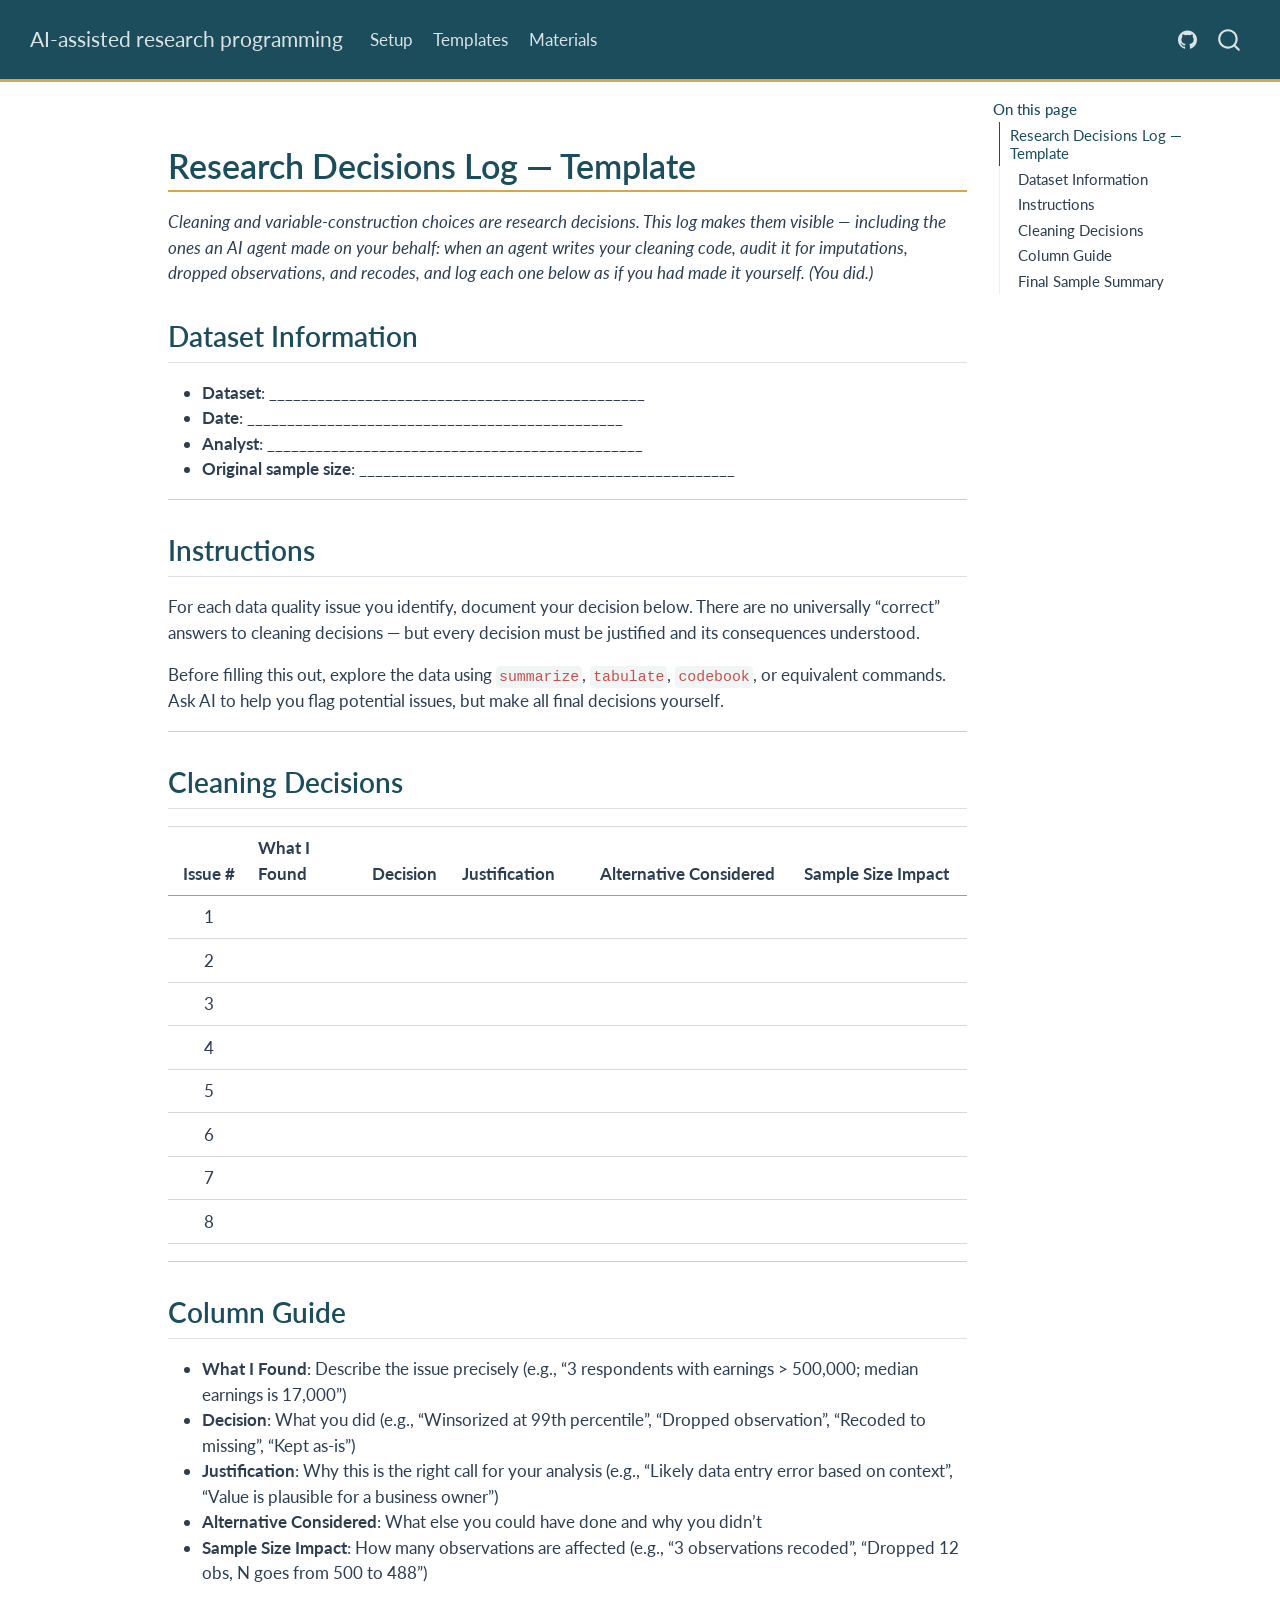
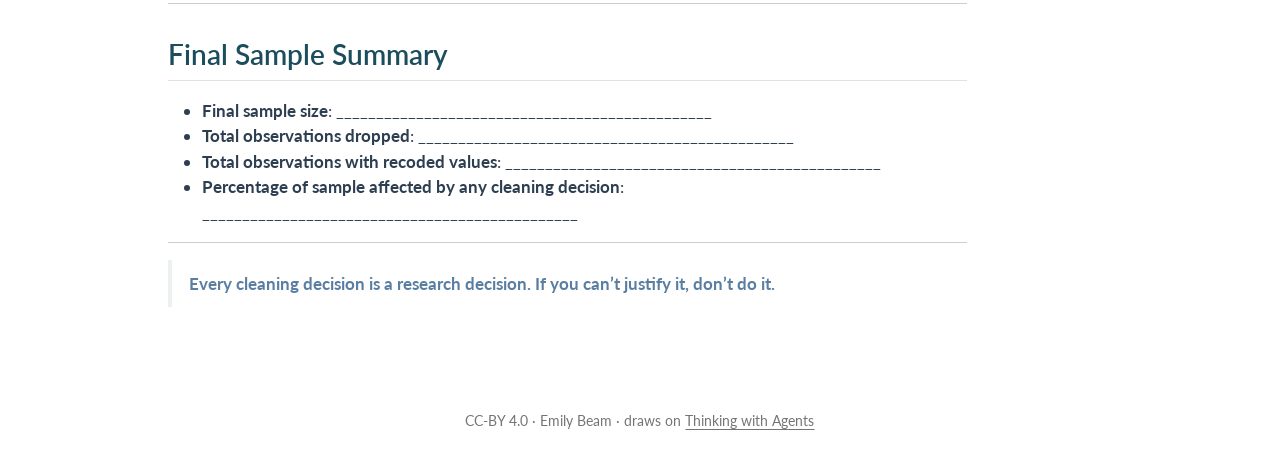
<file: docs/materials/cleaning_decision_log.html>
<!DOCTYPE html>
<html xmlns="http://www.w3.org/1999/xhtml" lang="en" xml:lang="en"><head>

<meta charset="utf-8">
<meta name="generator" content="quarto-1.8.27">

<meta name="viewport" content="width=device-width, initial-scale=1.0, user-scalable=yes">


<title>cleaning_decision_log – AI-assisted research programming</title>
<style>
code{white-space: pre-wrap;}
span.smallcaps{font-variant: small-caps;}
div.columns{display: flex; gap: min(4vw, 1.5em);}
div.column{flex: auto; overflow-x: auto;}
div.hanging-indent{margin-left: 1.5em; text-indent: -1.5em;}
ul.task-list{list-style: none;}
ul.task-list li input[type="checkbox"] {
  width: 0.8em;
  margin: 0 0.8em 0.2em -1em; /* quarto-specific, see https://github.com/quarto-dev/quarto-cli/issues/4556 */ 
  vertical-align: middle;
}
</style>


<script src="../site_libs/quarto-nav/quarto-nav.js"></script>
<script src="../site_libs/quarto-nav/headroom.min.js"></script>
<script src="../site_libs/clipboard/clipboard.min.js"></script>
<script src="../site_libs/quarto-search/autocomplete.umd.js"></script>
<script src="../site_libs/quarto-search/fuse.min.js"></script>
<script src="../site_libs/quarto-search/quarto-search.js"></script>
<meta name="quarto:offset" content="../">
<script src="../site_libs/quarto-html/quarto.js" type="module"></script>
<script src="../site_libs/quarto-html/tabsets/tabsets.js" type="module"></script>
<script src="../site_libs/quarto-html/axe/axe-check.js" type="module"></script>
<script src="../site_libs/quarto-html/popper.min.js"></script>
<script src="../site_libs/quarto-html/tippy.umd.min.js"></script>
<script src="../site_libs/quarto-html/anchor.min.js"></script>
<link href="../site_libs/quarto-html/tippy.css" rel="stylesheet">
<link href="../site_libs/quarto-html/quarto-syntax-highlighting-ed96de9b727972fe78a7b5d16c58bf87.css" rel="stylesheet" id="quarto-text-highlighting-styles">
<script src="../site_libs/bootstrap/bootstrap.min.js"></script>
<link href="../site_libs/bootstrap/bootstrap-icons.css" rel="stylesheet">
<link href="../site_libs/bootstrap/bootstrap-62cad050edf1ffa426666a7ce3790da1.min.css" rel="stylesheet" append-hash="true" id="quarto-bootstrap" data-mode="light">
<script id="quarto-search-options" type="application/json">{
  "location": "navbar",
  "copy-button": false,
  "collapse-after": 3,
  "panel-placement": "end",
  "type": "overlay",
  "limit": 50,
  "keyboard-shortcut": [
    "f",
    "/",
    "s"
  ],
  "show-item-context": false,
  "language": {
    "search-no-results-text": "No results",
    "search-matching-documents-text": "matching documents",
    "search-copy-link-title": "Copy link to search",
    "search-hide-matches-text": "Hide additional matches",
    "search-more-match-text": "more match in this document",
    "search-more-matches-text": "more matches in this document",
    "search-clear-button-title": "Clear",
    "search-text-placeholder": "",
    "search-detached-cancel-button-title": "Cancel",
    "search-submit-button-title": "Submit",
    "search-label": "Search"
  }
}</script>


</head>

<body class="nav-fixed quarto-light">

<div id="quarto-search-results"></div>
  <header id="quarto-header" class="headroom fixed-top">
    <nav class="navbar navbar-expand-lg " data-bs-theme="dark">
      <div class="navbar-container container-fluid">
      <div class="navbar-brand-container mx-auto">
    <a class="navbar-brand" href="../index.html">
    <span class="navbar-title">AI-assisted research programming</span>
    </a>
  </div>
            <div id="quarto-search" class="" title="Search"></div>
          <button class="navbar-toggler" type="button" data-bs-toggle="collapse" data-bs-target="#navbarCollapse" aria-controls="navbarCollapse" role="menu" aria-expanded="false" aria-label="Toggle navigation" onclick="if (window.quartoToggleHeadroom) { window.quartoToggleHeadroom(); }">
  <span class="navbar-toggler-icon"></span>
</button>
          <div class="collapse navbar-collapse" id="navbarCollapse">
            <ul class="navbar-nav navbar-nav-scroll me-auto">
  <li class="nav-item">
    <a class="nav-link" href="../setup/README.html"> 
<span class="menu-text">Setup</span></a>
  </li>  
  <li class="nav-item">
    <a class="nav-link" href="../templates/README.html"> 
<span class="menu-text">Templates</span></a>
  </li>  
  <li class="nav-item">
    <a class="nav-link" href="../materials/README.html"> 
<span class="menu-text">Materials</span></a>
  </li>  
</ul>
            <ul class="navbar-nav navbar-nav-scroll ms-auto">
  <li class="nav-item compact">
    <a class="nav-link" href="https://github.com/eabeam/umd-dev-econ-ai"> <i class="bi bi-github" role="img" aria-label="GitHub">
</i> 
<span class="menu-text"></span></a>
  </li>  
</ul>
          </div> <!-- /navcollapse -->
            <div class="quarto-navbar-tools">
</div>
      </div> <!-- /container-fluid -->
    </nav>
</header>
<!-- content -->
<div id="quarto-content" class="quarto-container page-columns page-rows-contents page-layout-article page-navbar">
<!-- sidebar -->
<!-- margin-sidebar -->
    <div id="quarto-margin-sidebar" class="sidebar margin-sidebar">
        <nav id="TOC" role="doc-toc" class="toc-active">
    <h2 id="toc-title">On this page</h2>
   
  <ul>
  <li><a href="#research-decisions-log-template" id="toc-research-decisions-log-template" class="nav-link active" data-scroll-target="#research-decisions-log-template">Research Decisions Log — Template</a>
  <ul class="collapse">
  <li><a href="#dataset-information" id="toc-dataset-information" class="nav-link" data-scroll-target="#dataset-information">Dataset Information</a></li>
  <li><a href="#instructions" id="toc-instructions" class="nav-link" data-scroll-target="#instructions">Instructions</a></li>
  <li><a href="#cleaning-decisions" id="toc-cleaning-decisions" class="nav-link" data-scroll-target="#cleaning-decisions">Cleaning Decisions</a></li>
  <li><a href="#column-guide" id="toc-column-guide" class="nav-link" data-scroll-target="#column-guide">Column Guide</a></li>
  <li><a href="#final-sample-summary" id="toc-final-sample-summary" class="nav-link" data-scroll-target="#final-sample-summary">Final Sample Summary</a></li>
  </ul></li>
  </ul>
</nav>
    </div>
<!-- main -->
<main class="content" id="quarto-document-content"><header id="title-block-header" class="quarto-title-block"></header>




<section id="research-decisions-log-template" class="level1">
<h1>Research Decisions Log — Template</h1>
<p><em>Cleaning and variable-construction choices are research decisions. This log makes them visible — including the ones an AI agent made on your behalf: when an agent writes your cleaning code, audit it for imputations, dropped observations, and recodes, and log each one below as if you had made it yourself. (You did.)</em></p>
<section id="dataset-information" class="level2">
<h2 class="anchored" data-anchor-id="dataset-information">Dataset Information</h2>
<ul>
<li><strong>Dataset</strong>: _______________________________________________</li>
<li><strong>Date</strong>: _______________________________________________</li>
<li><strong>Analyst</strong>: _______________________________________________</li>
<li><strong>Original sample size</strong>: _______________________________________________</li>
</ul>
<hr>
</section>
<section id="instructions" class="level2">
<h2 class="anchored" data-anchor-id="instructions">Instructions</h2>
<p>For each data quality issue you identify, document your decision below. There are no universally “correct” answers to cleaning decisions — but every decision must be justified and its consequences understood.</p>
<p>Before filling this out, explore the data using <code>summarize</code>, <code>tabulate</code>, <code>codebook</code>, or equivalent commands. Ask AI to help you flag potential issues, but make all final decisions yourself.</p>
<hr>
</section>
<section id="cleaning-decisions" class="level2">
<h2 class="anchored" data-anchor-id="cleaning-decisions">Cleaning Decisions</h2>
<table class="caption-top table">
<colgroup>
<col style="width: 10%">
<col style="width: 14%">
<col style="width: 11%">
<col style="width: 17%">
<col style="width: 25%">
<col style="width: 21%">
</colgroup>
<thead>
<tr class="header">
<th style="text-align: center;">Issue #</th>
<th>What I Found</th>
<th>Decision</th>
<th>Justification</th>
<th>Alternative Considered</th>
<th>Sample Size Impact</th>
</tr>
</thead>
<tbody>
<tr class="odd">
<td style="text-align: center;">1</td>
<td></td>
<td></td>
<td></td>
<td></td>
<td></td>
</tr>
<tr class="even">
<td style="text-align: center;">2</td>
<td></td>
<td></td>
<td></td>
<td></td>
<td></td>
</tr>
<tr class="odd">
<td style="text-align: center;">3</td>
<td></td>
<td></td>
<td></td>
<td></td>
<td></td>
</tr>
<tr class="even">
<td style="text-align: center;">4</td>
<td></td>
<td></td>
<td></td>
<td></td>
<td></td>
</tr>
<tr class="odd">
<td style="text-align: center;">5</td>
<td></td>
<td></td>
<td></td>
<td></td>
<td></td>
</tr>
<tr class="even">
<td style="text-align: center;">6</td>
<td></td>
<td></td>
<td></td>
<td></td>
<td></td>
</tr>
<tr class="odd">
<td style="text-align: center;">7</td>
<td></td>
<td></td>
<td></td>
<td></td>
<td></td>
</tr>
<tr class="even">
<td style="text-align: center;">8</td>
<td></td>
<td></td>
<td></td>
<td></td>
<td></td>
</tr>
</tbody>
</table>
<hr>
</section>
<section id="column-guide" class="level2">
<h2 class="anchored" data-anchor-id="column-guide">Column Guide</h2>
<ul>
<li><strong>What I Found</strong>: Describe the issue precisely (e.g., “3 respondents with earnings &gt; 500,000; median earnings is 17,000”)</li>
<li><strong>Decision</strong>: What you did (e.g., “Winsorized at 99th percentile”, “Dropped observation”, “Recoded to missing”, “Kept as-is”)</li>
<li><strong>Justification</strong>: Why this is the right call for your analysis (e.g., “Likely data entry error based on context”, “Value is plausible for a business owner”)</li>
<li><strong>Alternative Considered</strong>: What else you could have done and why you didn’t</li>
<li><strong>Sample Size Impact</strong>: How many observations are affected (e.g., “3 observations recoded”, “Dropped 12 obs, N goes from 500 to 488”)</li>
</ul>
<hr>
</section>
<section id="final-sample-summary" class="level2">
<h2 class="anchored" data-anchor-id="final-sample-summary">Final Sample Summary</h2>
<ul>
<li><strong>Final sample size</strong>: _______________________________________________</li>
<li><strong>Total observations dropped</strong>: _______________________________________________</li>
<li><strong>Total observations with recoded values</strong>: _______________________________________________</li>
<li><strong>Percentage of sample affected by any cleaning decision</strong>: _______________________________________________</li>
</ul>
<hr>
<blockquote class="blockquote">
<p><strong>Every cleaning decision is a research decision. If you can’t justify it, don’t do it.</strong></p>
</blockquote>


</section>
</section>

</main> <!-- /main -->
<script id="quarto-html-after-body" type="application/javascript">
  window.document.addEventListener("DOMContentLoaded", function (event) {
    const icon = "";
    const anchorJS = new window.AnchorJS();
    anchorJS.options = {
      placement: 'right',
      icon: icon
    };
    anchorJS.add('.anchored');
    const isCodeAnnotation = (el) => {
      for (const clz of el.classList) {
        if (clz.startsWith('code-annotation-')) {                     
          return true;
        }
      }
      return false;
    }
    const onCopySuccess = function(e) {
      // button target
      const button = e.trigger;
      // don't keep focus
      button.blur();
      // flash "checked"
      button.classList.add('code-copy-button-checked');
      var currentTitle = button.getAttribute("title");
      button.setAttribute("title", "Copied!");
      let tooltip;
      if (window.bootstrap) {
        button.setAttribute("data-bs-toggle", "tooltip");
        button.setAttribute("data-bs-placement", "left");
        button.setAttribute("data-bs-title", "Copied!");
        tooltip = new bootstrap.Tooltip(button, 
          { trigger: "manual", 
            customClass: "code-copy-button-tooltip",
            offset: [0, -8]});
        tooltip.show();    
      }
      setTimeout(function() {
        if (tooltip) {
          tooltip.hide();
          button.removeAttribute("data-bs-title");
          button.removeAttribute("data-bs-toggle");
          button.removeAttribute("data-bs-placement");
        }
        button.setAttribute("title", currentTitle);
        button.classList.remove('code-copy-button-checked');
      }, 1000);
      // clear code selection
      e.clearSelection();
    }
    const getTextToCopy = function(trigger) {
      const outerScaffold = trigger.parentElement.cloneNode(true);
      const codeEl = outerScaffold.querySelector('code');
      for (const childEl of codeEl.children) {
        if (isCodeAnnotation(childEl)) {
          childEl.remove();
        }
      }
      return codeEl.innerText;
    }
    const clipboard = new window.ClipboardJS('.code-copy-button:not([data-in-quarto-modal])', {
      text: getTextToCopy
    });
    clipboard.on('success', onCopySuccess);
    if (window.document.getElementById('quarto-embedded-source-code-modal')) {
      const clipboardModal = new window.ClipboardJS('.code-copy-button[data-in-quarto-modal]', {
        text: getTextToCopy,
        container: window.document.getElementById('quarto-embedded-source-code-modal')
      });
      clipboardModal.on('success', onCopySuccess);
    }
      var localhostRegex = new RegExp(/^(?:http|https):\/\/localhost\:?[0-9]*\//);
      var mailtoRegex = new RegExp(/^mailto:/);
        var filterRegex = new RegExp("https:\/\/eabeam\.github\.io\/umd-dev-econ-ai\/");
      var isInternal = (href) => {
          return filterRegex.test(href) || localhostRegex.test(href) || mailtoRegex.test(href);
      }
      // Inspect non-navigation links and adorn them if external
     var links = window.document.querySelectorAll('a[href]:not(.nav-link):not(.navbar-brand):not(.toc-action):not(.sidebar-link):not(.sidebar-item-toggle):not(.pagination-link):not(.no-external):not([aria-hidden]):not(.dropdown-item):not(.quarto-navigation-tool):not(.about-link)');
      for (var i=0; i<links.length; i++) {
        const link = links[i];
        if (!isInternal(link.href)) {
          // undo the damage that might have been done by quarto-nav.js in the case of
          // links that we want to consider external
          if (link.dataset.originalHref !== undefined) {
            link.href = link.dataset.originalHref;
          }
            // target, if specified
            link.setAttribute("target", "_blank");
            if (link.getAttribute("rel") === null) {
              link.setAttribute("rel", "noopener");
            }
        }
      }
    function tippyHover(el, contentFn, onTriggerFn, onUntriggerFn) {
      const config = {
        allowHTML: true,
        maxWidth: 500,
        delay: 100,
        arrow: false,
        appendTo: function(el) {
            return el.parentElement;
        },
        interactive: true,
        interactiveBorder: 10,
        theme: 'quarto',
        placement: 'bottom-start',
      };
      if (contentFn) {
        config.content = contentFn;
      }
      if (onTriggerFn) {
        config.onTrigger = onTriggerFn;
      }
      if (onUntriggerFn) {
        config.onUntrigger = onUntriggerFn;
      }
      window.tippy(el, config); 
    }
    const noterefs = window.document.querySelectorAll('a[role="doc-noteref"]');
    for (var i=0; i<noterefs.length; i++) {
      const ref = noterefs[i];
      tippyHover(ref, function() {
        // use id or data attribute instead here
        let href = ref.getAttribute('data-footnote-href') || ref.getAttribute('href');
        try { href = new URL(href).hash; } catch {}
        const id = href.replace(/^#\/?/, "");
        const note = window.document.getElementById(id);
        if (note) {
          return note.innerHTML;
        } else {
          return "";
        }
      });
    }
    const xrefs = window.document.querySelectorAll('a.quarto-xref');
    const processXRef = (id, note) => {
      // Strip column container classes
      const stripColumnClz = (el) => {
        el.classList.remove("page-full", "page-columns");
        if (el.children) {
          for (const child of el.children) {
            stripColumnClz(child);
          }
        }
      }
      stripColumnClz(note)
      if (id === null || id.startsWith('sec-')) {
        // Special case sections, only their first couple elements
        const container = document.createElement("div");
        if (note.children && note.children.length > 2) {
          container.appendChild(note.children[0].cloneNode(true));
          for (let i = 1; i < note.children.length; i++) {
            const child = note.children[i];
            if (child.tagName === "P" && child.innerText === "") {
              continue;
            } else {
              container.appendChild(child.cloneNode(true));
              break;
            }
          }
          if (window.Quarto?.typesetMath) {
            window.Quarto.typesetMath(container);
          }
          return container.innerHTML
        } else {
          if (window.Quarto?.typesetMath) {
            window.Quarto.typesetMath(note);
          }
          return note.innerHTML;
        }
      } else {
        // Remove any anchor links if they are present
        const anchorLink = note.querySelector('a.anchorjs-link');
        if (anchorLink) {
          anchorLink.remove();
        }
        if (window.Quarto?.typesetMath) {
          window.Quarto.typesetMath(note);
        }
        if (note.classList.contains("callout")) {
          return note.outerHTML;
        } else {
          return note.innerHTML;
        }
      }
    }
    for (var i=0; i<xrefs.length; i++) {
      const xref = xrefs[i];
      tippyHover(xref, undefined, function(instance) {
        instance.disable();
        let url = xref.getAttribute('href');
        let hash = undefined; 
        if (url.startsWith('#')) {
          hash = url;
        } else {
          try { hash = new URL(url).hash; } catch {}
        }
        if (hash) {
          const id = hash.replace(/^#\/?/, "");
          const note = window.document.getElementById(id);
          if (note !== null) {
            try {
              const html = processXRef(id, note.cloneNode(true));
              instance.setContent(html);
            } finally {
              instance.enable();
              instance.show();
            }
          } else {
            // See if we can fetch this
            fetch(url.split('#')[0])
            .then(res => res.text())
            .then(html => {
              const parser = new DOMParser();
              const htmlDoc = parser.parseFromString(html, "text/html");
              const note = htmlDoc.getElementById(id);
              if (note !== null) {
                const html = processXRef(id, note);
                instance.setContent(html);
              } 
            }).finally(() => {
              instance.enable();
              instance.show();
            });
          }
        } else {
          // See if we can fetch a full url (with no hash to target)
          // This is a special case and we should probably do some content thinning / targeting
          fetch(url)
          .then(res => res.text())
          .then(html => {
            const parser = new DOMParser();
            const htmlDoc = parser.parseFromString(html, "text/html");
            const note = htmlDoc.querySelector('main.content');
            if (note !== null) {
              // This should only happen for chapter cross references
              // (since there is no id in the URL)
              // remove the first header
              if (note.children.length > 0 && note.children[0].tagName === "HEADER") {
                note.children[0].remove();
              }
              const html = processXRef(null, note);
              instance.setContent(html);
            } 
          }).finally(() => {
            instance.enable();
            instance.show();
          });
        }
      }, function(instance) {
      });
    }
        let selectedAnnoteEl;
        const selectorForAnnotation = ( cell, annotation) => {
          let cellAttr = 'data-code-cell="' + cell + '"';
          let lineAttr = 'data-code-annotation="' +  annotation + '"';
          const selector = 'span[' + cellAttr + '][' + lineAttr + ']';
          return selector;
        }
        const selectCodeLines = (annoteEl) => {
          const doc = window.document;
          const targetCell = annoteEl.getAttribute("data-target-cell");
          const targetAnnotation = annoteEl.getAttribute("data-target-annotation");
          const annoteSpan = window.document.querySelector(selectorForAnnotation(targetCell, targetAnnotation));
          const lines = annoteSpan.getAttribute("data-code-lines").split(",");
          const lineIds = lines.map((line) => {
            return targetCell + "-" + line;
          })
          let top = null;
          let height = null;
          let parent = null;
          if (lineIds.length > 0) {
              //compute the position of the single el (top and bottom and make a div)
              const el = window.document.getElementById(lineIds[0]);
              top = el.offsetTop;
              height = el.offsetHeight;
              parent = el.parentElement.parentElement;
            if (lineIds.length > 1) {
              const lastEl = window.document.getElementById(lineIds[lineIds.length - 1]);
              const bottom = lastEl.offsetTop + lastEl.offsetHeight;
              height = bottom - top;
            }
            if (top !== null && height !== null && parent !== null) {
              // cook up a div (if necessary) and position it 
              let div = window.document.getElementById("code-annotation-line-highlight");
              if (div === null) {
                div = window.document.createElement("div");
                div.setAttribute("id", "code-annotation-line-highlight");
                div.style.position = 'absolute';
                parent.appendChild(div);
              }
              div.style.top = top - 2 + "px";
              div.style.height = height + 4 + "px";
              div.style.left = 0;
              let gutterDiv = window.document.getElementById("code-annotation-line-highlight-gutter");
              if (gutterDiv === null) {
                gutterDiv = window.document.createElement("div");
                gutterDiv.setAttribute("id", "code-annotation-line-highlight-gutter");
                gutterDiv.style.position = 'absolute';
                const codeCell = window.document.getElementById(targetCell);
                const gutter = codeCell.querySelector('.code-annotation-gutter');
                gutter.appendChild(gutterDiv);
              }
              gutterDiv.style.top = top - 2 + "px";
              gutterDiv.style.height = height + 4 + "px";
            }
            selectedAnnoteEl = annoteEl;
          }
        };
        const unselectCodeLines = () => {
          const elementsIds = ["code-annotation-line-highlight", "code-annotation-line-highlight-gutter"];
          elementsIds.forEach((elId) => {
            const div = window.document.getElementById(elId);
            if (div) {
              div.remove();
            }
          });
          selectedAnnoteEl = undefined;
        };
          // Handle positioning of the toggle
      window.addEventListener(
        "resize",
        throttle(() => {
          elRect = undefined;
          if (selectedAnnoteEl) {
            selectCodeLines(selectedAnnoteEl);
          }
        }, 10)
      );
      function throttle(fn, ms) {
      let throttle = false;
      let timer;
        return (...args) => {
          if(!throttle) { // first call gets through
              fn.apply(this, args);
              throttle = true;
          } else { // all the others get throttled
              if(timer) clearTimeout(timer); // cancel #2
              timer = setTimeout(() => {
                fn.apply(this, args);
                timer = throttle = false;
              }, ms);
          }
        };
      }
        // Attach click handler to the DT
        const annoteDls = window.document.querySelectorAll('dt[data-target-cell]');
        for (const annoteDlNode of annoteDls) {
          annoteDlNode.addEventListener('click', (event) => {
            const clickedEl = event.target;
            if (clickedEl !== selectedAnnoteEl) {
              unselectCodeLines();
              const activeEl = window.document.querySelector('dt[data-target-cell].code-annotation-active');
              if (activeEl) {
                activeEl.classList.remove('code-annotation-active');
              }
              selectCodeLines(clickedEl);
              clickedEl.classList.add('code-annotation-active');
            } else {
              // Unselect the line
              unselectCodeLines();
              clickedEl.classList.remove('code-annotation-active');
            }
          });
        }
    const findCites = (el) => {
      const parentEl = el.parentElement;
      if (parentEl) {
        const cites = parentEl.dataset.cites;
        if (cites) {
          return {
            el,
            cites: cites.split(' ')
          };
        } else {
          return findCites(el.parentElement)
        }
      } else {
        return undefined;
      }
    };
    var bibliorefs = window.document.querySelectorAll('a[role="doc-biblioref"]');
    for (var i=0; i<bibliorefs.length; i++) {
      const ref = bibliorefs[i];
      const citeInfo = findCites(ref);
      if (citeInfo) {
        tippyHover(citeInfo.el, function() {
          var popup = window.document.createElement('div');
          citeInfo.cites.forEach(function(cite) {
            var citeDiv = window.document.createElement('div');
            citeDiv.classList.add('hanging-indent');
            citeDiv.classList.add('csl-entry');
            var biblioDiv = window.document.getElementById('ref-' + cite);
            if (biblioDiv) {
              citeDiv.innerHTML = biblioDiv.innerHTML;
            }
            popup.appendChild(citeDiv);
          });
          return popup.innerHTML;
        });
      }
    }
  });
  </script>
</div> <!-- /content -->
<footer class="footer">
  <div class="nav-footer">
    <div class="nav-footer-left">
      &nbsp;
    </div>   
    <div class="nav-footer-center">
<p>CC-BY 4.0 · Emily Beam · draws on <a href="https://eabeam.github.io/teaching-ai/">Thinking with Agents</a></p>
</div>
    <div class="nav-footer-right">
      &nbsp;
    </div>
  </div>
</footer>




</body></html>
</file>
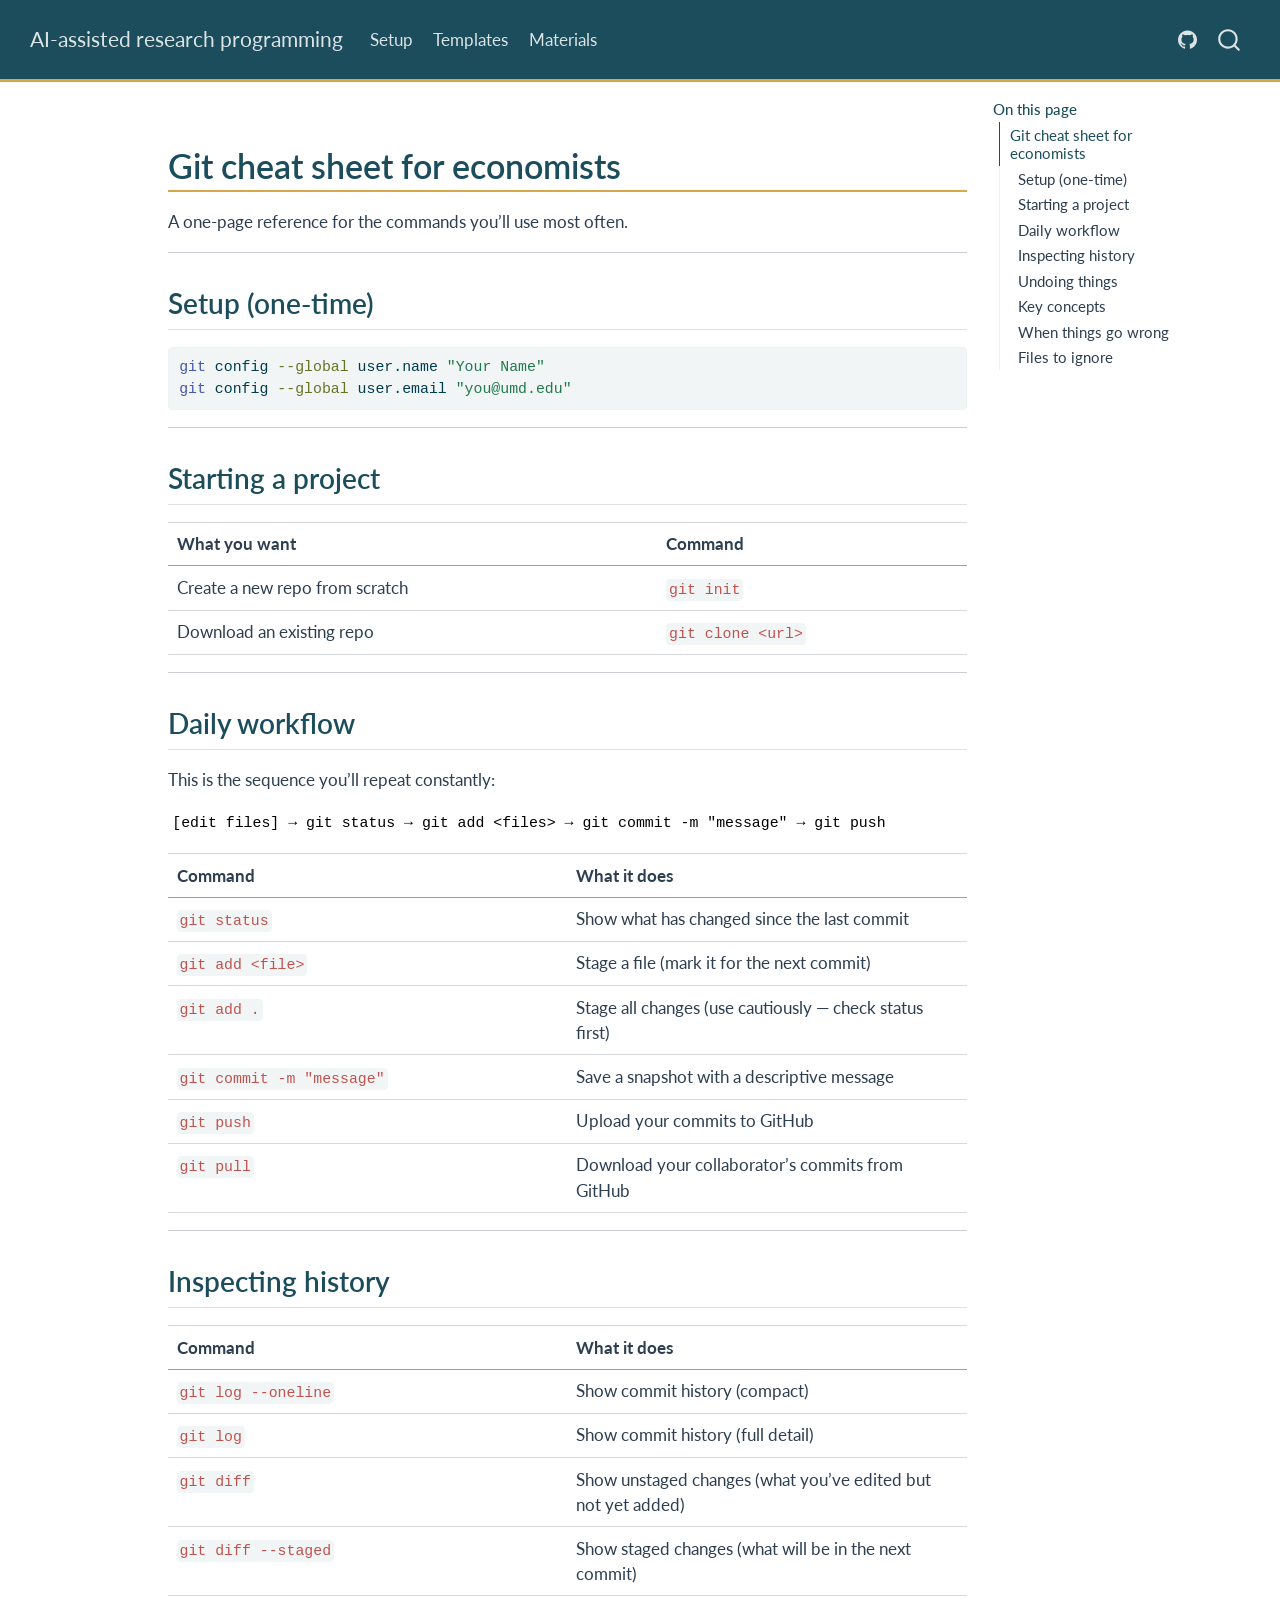
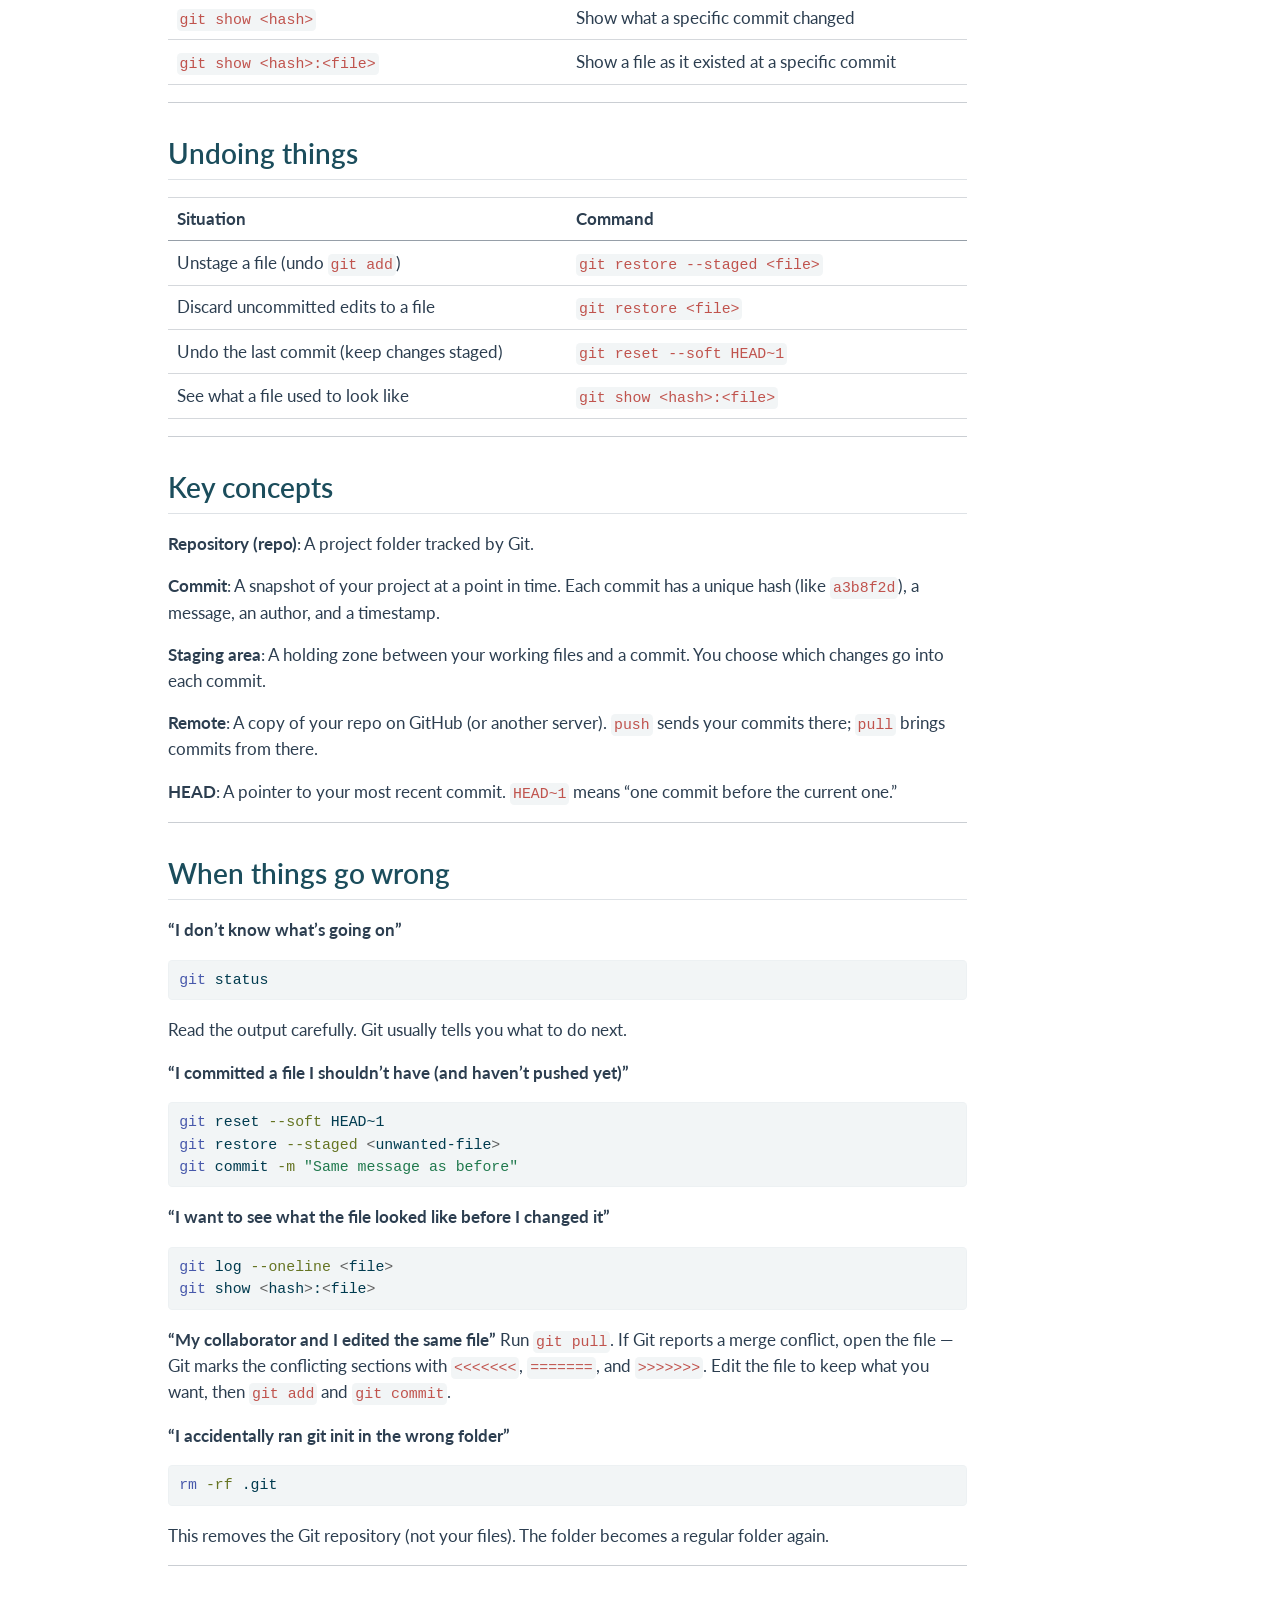
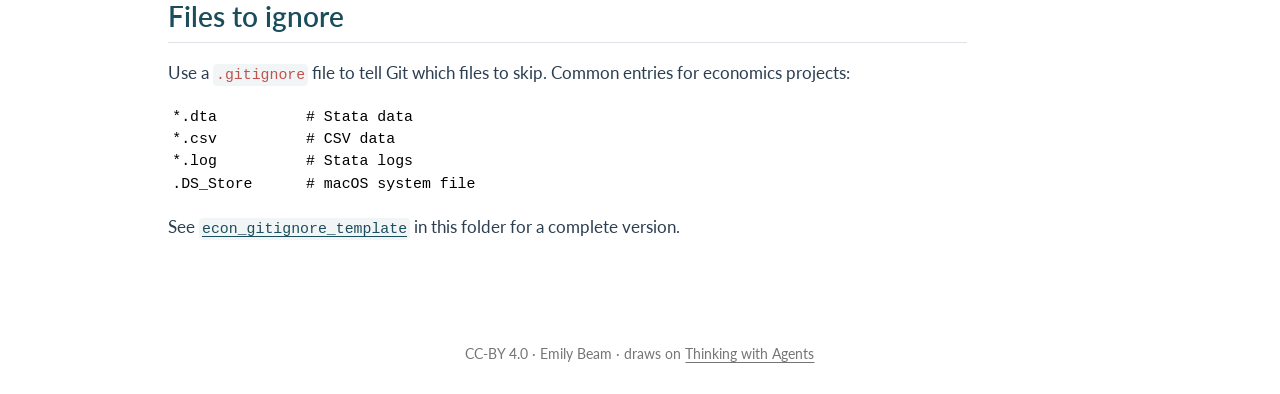
<file: docs/materials/git_cheatsheet.html>
<!DOCTYPE html>
<html xmlns="http://www.w3.org/1999/xhtml" lang="en" xml:lang="en"><head>

<meta charset="utf-8">
<meta name="generator" content="quarto-1.8.27">

<meta name="viewport" content="width=device-width, initial-scale=1.0, user-scalable=yes">


<title>git_cheatsheet – AI-assisted research programming</title>
<style>
code{white-space: pre-wrap;}
span.smallcaps{font-variant: small-caps;}
div.columns{display: flex; gap: min(4vw, 1.5em);}
div.column{flex: auto; overflow-x: auto;}
div.hanging-indent{margin-left: 1.5em; text-indent: -1.5em;}
ul.task-list{list-style: none;}
ul.task-list li input[type="checkbox"] {
  width: 0.8em;
  margin: 0 0.8em 0.2em -1em; /* quarto-specific, see https://github.com/quarto-dev/quarto-cli/issues/4556 */ 
  vertical-align: middle;
}
/* CSS for syntax highlighting */
html { -webkit-text-size-adjust: 100%; }
pre > code.sourceCode { white-space: pre; position: relative; }
pre > code.sourceCode > span { display: inline-block; line-height: 1.25; }
pre > code.sourceCode > span:empty { height: 1.2em; }
.sourceCode { overflow: visible; }
code.sourceCode > span { color: inherit; text-decoration: inherit; }
div.sourceCode { margin: 1em 0; }
pre.sourceCode { margin: 0; }
@media screen {
div.sourceCode { overflow: auto; }
}
@media print {
pre > code.sourceCode { white-space: pre-wrap; }
pre > code.sourceCode > span { text-indent: -5em; padding-left: 5em; }
}
pre.numberSource code
  { counter-reset: source-line 0; }
pre.numberSource code > span
  { position: relative; left: -4em; counter-increment: source-line; }
pre.numberSource code > span > a:first-child::before
  { content: counter(source-line);
    position: relative; left: -1em; text-align: right; vertical-align: baseline;
    border: none; display: inline-block;
    -webkit-touch-callout: none; -webkit-user-select: none;
    -khtml-user-select: none; -moz-user-select: none;
    -ms-user-select: none; user-select: none;
    padding: 0 4px; width: 4em;
  }
pre.numberSource { margin-left: 3em;  padding-left: 4px; }
div.sourceCode
  {   }
@media screen {
pre > code.sourceCode > span > a:first-child::before { text-decoration: underline; }
}
</style>


<script src="../site_libs/quarto-nav/quarto-nav.js"></script>
<script src="../site_libs/quarto-nav/headroom.min.js"></script>
<script src="../site_libs/clipboard/clipboard.min.js"></script>
<script src="../site_libs/quarto-search/autocomplete.umd.js"></script>
<script src="../site_libs/quarto-search/fuse.min.js"></script>
<script src="../site_libs/quarto-search/quarto-search.js"></script>
<meta name="quarto:offset" content="../">
<script src="../site_libs/quarto-html/quarto.js" type="module"></script>
<script src="../site_libs/quarto-html/tabsets/tabsets.js" type="module"></script>
<script src="../site_libs/quarto-html/axe/axe-check.js" type="module"></script>
<script src="../site_libs/quarto-html/popper.min.js"></script>
<script src="../site_libs/quarto-html/tippy.umd.min.js"></script>
<script src="../site_libs/quarto-html/anchor.min.js"></script>
<link href="../site_libs/quarto-html/tippy.css" rel="stylesheet">
<link href="../site_libs/quarto-html/quarto-syntax-highlighting-ed96de9b727972fe78a7b5d16c58bf87.css" rel="stylesheet" id="quarto-text-highlighting-styles">
<script src="../site_libs/bootstrap/bootstrap.min.js"></script>
<link href="../site_libs/bootstrap/bootstrap-icons.css" rel="stylesheet">
<link href="../site_libs/bootstrap/bootstrap-62cad050edf1ffa426666a7ce3790da1.min.css" rel="stylesheet" append-hash="true" id="quarto-bootstrap" data-mode="light">
<script id="quarto-search-options" type="application/json">{
  "location": "navbar",
  "copy-button": false,
  "collapse-after": 3,
  "panel-placement": "end",
  "type": "overlay",
  "limit": 50,
  "keyboard-shortcut": [
    "f",
    "/",
    "s"
  ],
  "show-item-context": false,
  "language": {
    "search-no-results-text": "No results",
    "search-matching-documents-text": "matching documents",
    "search-copy-link-title": "Copy link to search",
    "search-hide-matches-text": "Hide additional matches",
    "search-more-match-text": "more match in this document",
    "search-more-matches-text": "more matches in this document",
    "search-clear-button-title": "Clear",
    "search-text-placeholder": "",
    "search-detached-cancel-button-title": "Cancel",
    "search-submit-button-title": "Submit",
    "search-label": "Search"
  }
}</script>


</head>

<body class="nav-fixed quarto-light">

<div id="quarto-search-results"></div>
  <header id="quarto-header" class="headroom fixed-top">
    <nav class="navbar navbar-expand-lg " data-bs-theme="dark">
      <div class="navbar-container container-fluid">
      <div class="navbar-brand-container mx-auto">
    <a class="navbar-brand" href="../index.html">
    <span class="navbar-title">AI-assisted research programming</span>
    </a>
  </div>
            <div id="quarto-search" class="" title="Search"></div>
          <button class="navbar-toggler" type="button" data-bs-toggle="collapse" data-bs-target="#navbarCollapse" aria-controls="navbarCollapse" role="menu" aria-expanded="false" aria-label="Toggle navigation" onclick="if (window.quartoToggleHeadroom) { window.quartoToggleHeadroom(); }">
  <span class="navbar-toggler-icon"></span>
</button>
          <div class="collapse navbar-collapse" id="navbarCollapse">
            <ul class="navbar-nav navbar-nav-scroll me-auto">
  <li class="nav-item">
    <a class="nav-link" href="../setup/README.html"> 
<span class="menu-text">Setup</span></a>
  </li>  
  <li class="nav-item">
    <a class="nav-link" href="../templates/README.html"> 
<span class="menu-text">Templates</span></a>
  </li>  
  <li class="nav-item">
    <a class="nav-link" href="../materials/README.html"> 
<span class="menu-text">Materials</span></a>
  </li>  
</ul>
            <ul class="navbar-nav navbar-nav-scroll ms-auto">
  <li class="nav-item compact">
    <a class="nav-link" href="https://github.com/eabeam/umd-dev-econ-ai"> <i class="bi bi-github" role="img" aria-label="GitHub">
</i> 
<span class="menu-text"></span></a>
  </li>  
</ul>
          </div> <!-- /navcollapse -->
            <div class="quarto-navbar-tools">
</div>
      </div> <!-- /container-fluid -->
    </nav>
</header>
<!-- content -->
<div id="quarto-content" class="quarto-container page-columns page-rows-contents page-layout-article page-navbar">
<!-- sidebar -->
<!-- margin-sidebar -->
    <div id="quarto-margin-sidebar" class="sidebar margin-sidebar">
        <nav id="TOC" role="doc-toc" class="toc-active">
    <h2 id="toc-title">On this page</h2>
   
  <ul>
  <li><a href="#git-cheat-sheet-for-economists" id="toc-git-cheat-sheet-for-economists" class="nav-link active" data-scroll-target="#git-cheat-sheet-for-economists">Git cheat sheet for economists</a>
  <ul class="collapse">
  <li><a href="#setup-one-time" id="toc-setup-one-time" class="nav-link" data-scroll-target="#setup-one-time">Setup (one-time)</a></li>
  <li><a href="#starting-a-project" id="toc-starting-a-project" class="nav-link" data-scroll-target="#starting-a-project">Starting a project</a></li>
  <li><a href="#daily-workflow" id="toc-daily-workflow" class="nav-link" data-scroll-target="#daily-workflow">Daily workflow</a></li>
  <li><a href="#inspecting-history" id="toc-inspecting-history" class="nav-link" data-scroll-target="#inspecting-history">Inspecting history</a></li>
  <li><a href="#undoing-things" id="toc-undoing-things" class="nav-link" data-scroll-target="#undoing-things">Undoing things</a></li>
  <li><a href="#key-concepts" id="toc-key-concepts" class="nav-link" data-scroll-target="#key-concepts">Key concepts</a></li>
  <li><a href="#when-things-go-wrong" id="toc-when-things-go-wrong" class="nav-link" data-scroll-target="#when-things-go-wrong">When things go wrong</a></li>
  <li><a href="#files-to-ignore" id="toc-files-to-ignore" class="nav-link" data-scroll-target="#files-to-ignore">Files to ignore</a></li>
  </ul></li>
  </ul>
</nav>
    </div>
<!-- main -->
<main class="content" id="quarto-document-content"><header id="title-block-header" class="quarto-title-block"></header>




<section id="git-cheat-sheet-for-economists" class="level1">
<h1>Git cheat sheet for economists</h1>
<p>A one-page reference for the commands you’ll use most often.</p>
<hr>
<section id="setup-one-time" class="level2">
<h2 class="anchored" data-anchor-id="setup-one-time">Setup (one-time)</h2>
<div class="code-copy-outer-scaffold"><div class="sourceCode" id="cb1"><pre class="sourceCode bash code-with-copy"><code class="sourceCode bash"><span id="cb1-1"><a href="#cb1-1" aria-hidden="true" tabindex="-1"></a><span class="fu">git</span> config <span class="at">--global</span> user.name <span class="st">"Your Name"</span></span>
<span id="cb1-2"><a href="#cb1-2" aria-hidden="true" tabindex="-1"></a><span class="fu">git</span> config <span class="at">--global</span> user.email <span class="st">"you@umd.edu"</span></span></code></pre></div><button title="Copy to Clipboard" class="code-copy-button"><i class="bi"></i></button></div>
<hr>
</section>
<section id="starting-a-project" class="level2">
<h2 class="anchored" data-anchor-id="starting-a-project">Starting a project</h2>
<table class="caption-top table">
<thead>
<tr class="header">
<th>What you want</th>
<th>Command</th>
</tr>
</thead>
<tbody>
<tr class="odd">
<td>Create a new repo from scratch</td>
<td><code>git init</code></td>
</tr>
<tr class="even">
<td>Download an existing repo</td>
<td><code>git clone &lt;url&gt;</code></td>
</tr>
</tbody>
</table>
<hr>
</section>
<section id="daily-workflow" class="level2">
<h2 class="anchored" data-anchor-id="daily-workflow">Daily workflow</h2>
<p>This is the sequence you’ll repeat constantly:</p>
<pre><code>[edit files] → git status → git add &lt;files&gt; → git commit -m "message" → git push</code></pre>
<table class="caption-top table">
<colgroup>
<col style="width: 50%">
<col style="width: 50%">
</colgroup>
<thead>
<tr class="header">
<th>Command</th>
<th>What it does</th>
</tr>
</thead>
<tbody>
<tr class="odd">
<td><code>git status</code></td>
<td>Show what has changed since the last commit</td>
</tr>
<tr class="even">
<td><code>git add &lt;file&gt;</code></td>
<td>Stage a file (mark it for the next commit)</td>
</tr>
<tr class="odd">
<td><code>git add .</code></td>
<td>Stage all changes (use cautiously — check status first)</td>
</tr>
<tr class="even">
<td><code>git commit -m "message"</code></td>
<td>Save a snapshot with a descriptive message</td>
</tr>
<tr class="odd">
<td><code>git push</code></td>
<td>Upload your commits to GitHub</td>
</tr>
<tr class="even">
<td><code>git pull</code></td>
<td>Download your collaborator’s commits from GitHub</td>
</tr>
</tbody>
</table>
<hr>
</section>
<section id="inspecting-history" class="level2">
<h2 class="anchored" data-anchor-id="inspecting-history">Inspecting history</h2>
<table class="caption-top table">
<colgroup>
<col style="width: 50%">
<col style="width: 50%">
</colgroup>
<thead>
<tr class="header">
<th>Command</th>
<th>What it does</th>
</tr>
</thead>
<tbody>
<tr class="odd">
<td><code>git log --oneline</code></td>
<td>Show commit history (compact)</td>
</tr>
<tr class="even">
<td><code>git log</code></td>
<td>Show commit history (full detail)</td>
</tr>
<tr class="odd">
<td><code>git diff</code></td>
<td>Show unstaged changes (what you’ve edited but not yet added)</td>
</tr>
<tr class="even">
<td><code>git diff --staged</code></td>
<td>Show staged changes (what will be in the next commit)</td>
</tr>
<tr class="odd">
<td><code>git show &lt;hash&gt;</code></td>
<td>Show what a specific commit changed</td>
</tr>
<tr class="even">
<td><code>git show &lt;hash&gt;:&lt;file&gt;</code></td>
<td>Show a file as it existed at a specific commit</td>
</tr>
</tbody>
</table>
<hr>
</section>
<section id="undoing-things" class="level2">
<h2 class="anchored" data-anchor-id="undoing-things">Undoing things</h2>
<table class="caption-top table">
<colgroup>
<col style="width: 50%">
<col style="width: 50%">
</colgroup>
<thead>
<tr class="header">
<th>Situation</th>
<th>Command</th>
</tr>
</thead>
<tbody>
<tr class="odd">
<td>Unstage a file (undo <code>git add</code>)</td>
<td><code>git restore --staged &lt;file&gt;</code></td>
</tr>
<tr class="even">
<td>Discard uncommitted edits to a file</td>
<td><code>git restore &lt;file&gt;</code></td>
</tr>
<tr class="odd">
<td>Undo the last commit (keep changes staged)</td>
<td><code>git reset --soft HEAD~1</code></td>
</tr>
<tr class="even">
<td>See what a file used to look like</td>
<td><code>git show &lt;hash&gt;:&lt;file&gt;</code></td>
</tr>
</tbody>
</table>
<hr>
</section>
<section id="key-concepts" class="level2">
<h2 class="anchored" data-anchor-id="key-concepts">Key concepts</h2>
<p><strong>Repository (repo)</strong>: A project folder tracked by Git.</p>
<p><strong>Commit</strong>: A snapshot of your project at a point in time. Each commit has a unique hash (like <code>a3b8f2d</code>), a message, an author, and a timestamp.</p>
<p><strong>Staging area</strong>: A holding zone between your working files and a commit. You choose which changes go into each commit.</p>
<p><strong>Remote</strong>: A copy of your repo on GitHub (or another server). <code>push</code> sends your commits there; <code>pull</code> brings commits from there.</p>
<p><strong>HEAD</strong>: A pointer to your most recent commit. <code>HEAD~1</code> means “one commit before the current one.”</p>
<hr>
</section>
<section id="when-things-go-wrong" class="level2">
<h2 class="anchored" data-anchor-id="when-things-go-wrong">When things go wrong</h2>
<p><strong>“I don’t know what’s going on”</strong></p>
<div class="code-copy-outer-scaffold"><div class="sourceCode" id="cb3"><pre class="sourceCode bash code-with-copy"><code class="sourceCode bash"><span id="cb3-1"><a href="#cb3-1" aria-hidden="true" tabindex="-1"></a><span class="fu">git</span> status</span></code></pre></div><button title="Copy to Clipboard" class="code-copy-button"><i class="bi"></i></button></div>
<p>Read the output carefully. Git usually tells you what to do next.</p>
<p><strong>“I committed a file I shouldn’t have (and haven’t pushed yet)”</strong></p>
<div class="code-copy-outer-scaffold"><div class="sourceCode" id="cb4"><pre class="sourceCode bash code-with-copy"><code class="sourceCode bash"><span id="cb4-1"><a href="#cb4-1" aria-hidden="true" tabindex="-1"></a><span class="fu">git</span> reset <span class="at">--soft</span> HEAD~1</span>
<span id="cb4-2"><a href="#cb4-2" aria-hidden="true" tabindex="-1"></a><span class="fu">git</span> restore <span class="at">--staged</span> <span class="op">&lt;</span>unwanted-file<span class="op">&gt;</span></span>
<span id="cb4-3"><a href="#cb4-3" aria-hidden="true" tabindex="-1"></a><span class="fu">git</span> commit <span class="at">-m</span> <span class="st">"Same message as before"</span></span></code></pre></div><button title="Copy to Clipboard" class="code-copy-button"><i class="bi"></i></button></div>
<p><strong>“I want to see what the file looked like before I changed it”</strong></p>
<div class="code-copy-outer-scaffold"><div class="sourceCode" id="cb5"><pre class="sourceCode bash code-with-copy"><code class="sourceCode bash"><span id="cb5-1"><a href="#cb5-1" aria-hidden="true" tabindex="-1"></a><span class="fu">git</span> log <span class="at">--oneline</span> <span class="op">&lt;</span>file<span class="op">&gt;</span></span>
<span id="cb5-2"><a href="#cb5-2" aria-hidden="true" tabindex="-1"></a><span class="fu">git</span> show <span class="op">&lt;</span>hash<span class="op">&gt;</span>:<span class="op">&lt;</span>file<span class="op">&gt;</span></span></code></pre></div><button title="Copy to Clipboard" class="code-copy-button"><i class="bi"></i></button></div>
<p><strong>“My collaborator and I edited the same file”</strong> Run <code>git pull</code>. If Git reports a merge conflict, open the file — Git marks the conflicting sections with <code>&lt;&lt;&lt;&lt;&lt;&lt;&lt;</code>, <code>=======</code>, and <code>&gt;&gt;&gt;&gt;&gt;&gt;&gt;</code>. Edit the file to keep what you want, then <code>git add</code> and <code>git commit</code>.</p>
<p><strong>“I accidentally ran git init in the wrong folder”</strong></p>
<div class="code-copy-outer-scaffold"><div class="sourceCode" id="cb6"><pre class="sourceCode bash code-with-copy"><code class="sourceCode bash"><span id="cb6-1"><a href="#cb6-1" aria-hidden="true" tabindex="-1"></a><span class="fu">rm</span> <span class="at">-rf</span> .git</span></code></pre></div><button title="Copy to Clipboard" class="code-copy-button"><i class="bi"></i></button></div>
<p>This removes the Git repository (not your files). The folder becomes a regular folder again.</p>
<hr>
</section>
<section id="files-to-ignore" class="level2">
<h2 class="anchored" data-anchor-id="files-to-ignore">Files to ignore</h2>
<p>Use a <code>.gitignore</code> file to tell Git which files to skip. Common entries for economics projects:</p>
<pre><code>*.dta          # Stata data
*.csv          # CSV data
*.log          # Stata logs
.DS_Store      # macOS system file</code></pre>
<p>See <a href="econ_gitignore_template"><code>econ_gitignore_template</code></a> in this folder for a complete version.</p>


</section>
</section>

</main> <!-- /main -->
<script id="quarto-html-after-body" type="application/javascript">
  window.document.addEventListener("DOMContentLoaded", function (event) {
    const icon = "";
    const anchorJS = new window.AnchorJS();
    anchorJS.options = {
      placement: 'right',
      icon: icon
    };
    anchorJS.add('.anchored');
    const isCodeAnnotation = (el) => {
      for (const clz of el.classList) {
        if (clz.startsWith('code-annotation-')) {                     
          return true;
        }
      }
      return false;
    }
    const onCopySuccess = function(e) {
      // button target
      const button = e.trigger;
      // don't keep focus
      button.blur();
      // flash "checked"
      button.classList.add('code-copy-button-checked');
      var currentTitle = button.getAttribute("title");
      button.setAttribute("title", "Copied!");
      let tooltip;
      if (window.bootstrap) {
        button.setAttribute("data-bs-toggle", "tooltip");
        button.setAttribute("data-bs-placement", "left");
        button.setAttribute("data-bs-title", "Copied!");
        tooltip = new bootstrap.Tooltip(button, 
          { trigger: "manual", 
            customClass: "code-copy-button-tooltip",
            offset: [0, -8]});
        tooltip.show();    
      }
      setTimeout(function() {
        if (tooltip) {
          tooltip.hide();
          button.removeAttribute("data-bs-title");
          button.removeAttribute("data-bs-toggle");
          button.removeAttribute("data-bs-placement");
        }
        button.setAttribute("title", currentTitle);
        button.classList.remove('code-copy-button-checked');
      }, 1000);
      // clear code selection
      e.clearSelection();
    }
    const getTextToCopy = function(trigger) {
      const outerScaffold = trigger.parentElement.cloneNode(true);
      const codeEl = outerScaffold.querySelector('code');
      for (const childEl of codeEl.children) {
        if (isCodeAnnotation(childEl)) {
          childEl.remove();
        }
      }
      return codeEl.innerText;
    }
    const clipboard = new window.ClipboardJS('.code-copy-button:not([data-in-quarto-modal])', {
      text: getTextToCopy
    });
    clipboard.on('success', onCopySuccess);
    if (window.document.getElementById('quarto-embedded-source-code-modal')) {
      const clipboardModal = new window.ClipboardJS('.code-copy-button[data-in-quarto-modal]', {
        text: getTextToCopy,
        container: window.document.getElementById('quarto-embedded-source-code-modal')
      });
      clipboardModal.on('success', onCopySuccess);
    }
      var localhostRegex = new RegExp(/^(?:http|https):\/\/localhost\:?[0-9]*\//);
      var mailtoRegex = new RegExp(/^mailto:/);
        var filterRegex = new RegExp("https:\/\/eabeam\.github\.io\/umd-dev-econ-ai\/");
      var isInternal = (href) => {
          return filterRegex.test(href) || localhostRegex.test(href) || mailtoRegex.test(href);
      }
      // Inspect non-navigation links and adorn them if external
     var links = window.document.querySelectorAll('a[href]:not(.nav-link):not(.navbar-brand):not(.toc-action):not(.sidebar-link):not(.sidebar-item-toggle):not(.pagination-link):not(.no-external):not([aria-hidden]):not(.dropdown-item):not(.quarto-navigation-tool):not(.about-link)');
      for (var i=0; i<links.length; i++) {
        const link = links[i];
        if (!isInternal(link.href)) {
          // undo the damage that might have been done by quarto-nav.js in the case of
          // links that we want to consider external
          if (link.dataset.originalHref !== undefined) {
            link.href = link.dataset.originalHref;
          }
            // target, if specified
            link.setAttribute("target", "_blank");
            if (link.getAttribute("rel") === null) {
              link.setAttribute("rel", "noopener");
            }
        }
      }
    function tippyHover(el, contentFn, onTriggerFn, onUntriggerFn) {
      const config = {
        allowHTML: true,
        maxWidth: 500,
        delay: 100,
        arrow: false,
        appendTo: function(el) {
            return el.parentElement;
        },
        interactive: true,
        interactiveBorder: 10,
        theme: 'quarto',
        placement: 'bottom-start',
      };
      if (contentFn) {
        config.content = contentFn;
      }
      if (onTriggerFn) {
        config.onTrigger = onTriggerFn;
      }
      if (onUntriggerFn) {
        config.onUntrigger = onUntriggerFn;
      }
      window.tippy(el, config); 
    }
    const noterefs = window.document.querySelectorAll('a[role="doc-noteref"]');
    for (var i=0; i<noterefs.length; i++) {
      const ref = noterefs[i];
      tippyHover(ref, function() {
        // use id or data attribute instead here
        let href = ref.getAttribute('data-footnote-href') || ref.getAttribute('href');
        try { href = new URL(href).hash; } catch {}
        const id = href.replace(/^#\/?/, "");
        const note = window.document.getElementById(id);
        if (note) {
          return note.innerHTML;
        } else {
          return "";
        }
      });
    }
    const xrefs = window.document.querySelectorAll('a.quarto-xref');
    const processXRef = (id, note) => {
      // Strip column container classes
      const stripColumnClz = (el) => {
        el.classList.remove("page-full", "page-columns");
        if (el.children) {
          for (const child of el.children) {
            stripColumnClz(child);
          }
        }
      }
      stripColumnClz(note)
      if (id === null || id.startsWith('sec-')) {
        // Special case sections, only their first couple elements
        const container = document.createElement("div");
        if (note.children && note.children.length > 2) {
          container.appendChild(note.children[0].cloneNode(true));
          for (let i = 1; i < note.children.length; i++) {
            const child = note.children[i];
            if (child.tagName === "P" && child.innerText === "") {
              continue;
            } else {
              container.appendChild(child.cloneNode(true));
              break;
            }
          }
          if (window.Quarto?.typesetMath) {
            window.Quarto.typesetMath(container);
          }
          return container.innerHTML
        } else {
          if (window.Quarto?.typesetMath) {
            window.Quarto.typesetMath(note);
          }
          return note.innerHTML;
        }
      } else {
        // Remove any anchor links if they are present
        const anchorLink = note.querySelector('a.anchorjs-link');
        if (anchorLink) {
          anchorLink.remove();
        }
        if (window.Quarto?.typesetMath) {
          window.Quarto.typesetMath(note);
        }
        if (note.classList.contains("callout")) {
          return note.outerHTML;
        } else {
          return note.innerHTML;
        }
      }
    }
    for (var i=0; i<xrefs.length; i++) {
      const xref = xrefs[i];
      tippyHover(xref, undefined, function(instance) {
        instance.disable();
        let url = xref.getAttribute('href');
        let hash = undefined; 
        if (url.startsWith('#')) {
          hash = url;
        } else {
          try { hash = new URL(url).hash; } catch {}
        }
        if (hash) {
          const id = hash.replace(/^#\/?/, "");
          const note = window.document.getElementById(id);
          if (note !== null) {
            try {
              const html = processXRef(id, note.cloneNode(true));
              instance.setContent(html);
            } finally {
              instance.enable();
              instance.show();
            }
          } else {
            // See if we can fetch this
            fetch(url.split('#')[0])
            .then(res => res.text())
            .then(html => {
              const parser = new DOMParser();
              const htmlDoc = parser.parseFromString(html, "text/html");
              const note = htmlDoc.getElementById(id);
              if (note !== null) {
                const html = processXRef(id, note);
                instance.setContent(html);
              } 
            }).finally(() => {
              instance.enable();
              instance.show();
            });
          }
        } else {
          // See if we can fetch a full url (with no hash to target)
          // This is a special case and we should probably do some content thinning / targeting
          fetch(url)
          .then(res => res.text())
          .then(html => {
            const parser = new DOMParser();
            const htmlDoc = parser.parseFromString(html, "text/html");
            const note = htmlDoc.querySelector('main.content');
            if (note !== null) {
              // This should only happen for chapter cross references
              // (since there is no id in the URL)
              // remove the first header
              if (note.children.length > 0 && note.children[0].tagName === "HEADER") {
                note.children[0].remove();
              }
              const html = processXRef(null, note);
              instance.setContent(html);
            } 
          }).finally(() => {
            instance.enable();
            instance.show();
          });
        }
      }, function(instance) {
      });
    }
        let selectedAnnoteEl;
        const selectorForAnnotation = ( cell, annotation) => {
          let cellAttr = 'data-code-cell="' + cell + '"';
          let lineAttr = 'data-code-annotation="' +  annotation + '"';
          const selector = 'span[' + cellAttr + '][' + lineAttr + ']';
          return selector;
        }
        const selectCodeLines = (annoteEl) => {
          const doc = window.document;
          const targetCell = annoteEl.getAttribute("data-target-cell");
          const targetAnnotation = annoteEl.getAttribute("data-target-annotation");
          const annoteSpan = window.document.querySelector(selectorForAnnotation(targetCell, targetAnnotation));
          const lines = annoteSpan.getAttribute("data-code-lines").split(",");
          const lineIds = lines.map((line) => {
            return targetCell + "-" + line;
          })
          let top = null;
          let height = null;
          let parent = null;
          if (lineIds.length > 0) {
              //compute the position of the single el (top and bottom and make a div)
              const el = window.document.getElementById(lineIds[0]);
              top = el.offsetTop;
              height = el.offsetHeight;
              parent = el.parentElement.parentElement;
            if (lineIds.length > 1) {
              const lastEl = window.document.getElementById(lineIds[lineIds.length - 1]);
              const bottom = lastEl.offsetTop + lastEl.offsetHeight;
              height = bottom - top;
            }
            if (top !== null && height !== null && parent !== null) {
              // cook up a div (if necessary) and position it 
              let div = window.document.getElementById("code-annotation-line-highlight");
              if (div === null) {
                div = window.document.createElement("div");
                div.setAttribute("id", "code-annotation-line-highlight");
                div.style.position = 'absolute';
                parent.appendChild(div);
              }
              div.style.top = top - 2 + "px";
              div.style.height = height + 4 + "px";
              div.style.left = 0;
              let gutterDiv = window.document.getElementById("code-annotation-line-highlight-gutter");
              if (gutterDiv === null) {
                gutterDiv = window.document.createElement("div");
                gutterDiv.setAttribute("id", "code-annotation-line-highlight-gutter");
                gutterDiv.style.position = 'absolute';
                const codeCell = window.document.getElementById(targetCell);
                const gutter = codeCell.querySelector('.code-annotation-gutter');
                gutter.appendChild(gutterDiv);
              }
              gutterDiv.style.top = top - 2 + "px";
              gutterDiv.style.height = height + 4 + "px";
            }
            selectedAnnoteEl = annoteEl;
          }
        };
        const unselectCodeLines = () => {
          const elementsIds = ["code-annotation-line-highlight", "code-annotation-line-highlight-gutter"];
          elementsIds.forEach((elId) => {
            const div = window.document.getElementById(elId);
            if (div) {
              div.remove();
            }
          });
          selectedAnnoteEl = undefined;
        };
          // Handle positioning of the toggle
      window.addEventListener(
        "resize",
        throttle(() => {
          elRect = undefined;
          if (selectedAnnoteEl) {
            selectCodeLines(selectedAnnoteEl);
          }
        }, 10)
      );
      function throttle(fn, ms) {
      let throttle = false;
      let timer;
        return (...args) => {
          if(!throttle) { // first call gets through
              fn.apply(this, args);
              throttle = true;
          } else { // all the others get throttled
              if(timer) clearTimeout(timer); // cancel #2
              timer = setTimeout(() => {
                fn.apply(this, args);
                timer = throttle = false;
              }, ms);
          }
        };
      }
        // Attach click handler to the DT
        const annoteDls = window.document.querySelectorAll('dt[data-target-cell]');
        for (const annoteDlNode of annoteDls) {
          annoteDlNode.addEventListener('click', (event) => {
            const clickedEl = event.target;
            if (clickedEl !== selectedAnnoteEl) {
              unselectCodeLines();
              const activeEl = window.document.querySelector('dt[data-target-cell].code-annotation-active');
              if (activeEl) {
                activeEl.classList.remove('code-annotation-active');
              }
              selectCodeLines(clickedEl);
              clickedEl.classList.add('code-annotation-active');
            } else {
              // Unselect the line
              unselectCodeLines();
              clickedEl.classList.remove('code-annotation-active');
            }
          });
        }
    const findCites = (el) => {
      const parentEl = el.parentElement;
      if (parentEl) {
        const cites = parentEl.dataset.cites;
        if (cites) {
          return {
            el,
            cites: cites.split(' ')
          };
        } else {
          return findCites(el.parentElement)
        }
      } else {
        return undefined;
      }
    };
    var bibliorefs = window.document.querySelectorAll('a[role="doc-biblioref"]');
    for (var i=0; i<bibliorefs.length; i++) {
      const ref = bibliorefs[i];
      const citeInfo = findCites(ref);
      if (citeInfo) {
        tippyHover(citeInfo.el, function() {
          var popup = window.document.createElement('div');
          citeInfo.cites.forEach(function(cite) {
            var citeDiv = window.document.createElement('div');
            citeDiv.classList.add('hanging-indent');
            citeDiv.classList.add('csl-entry');
            var biblioDiv = window.document.getElementById('ref-' + cite);
            if (biblioDiv) {
              citeDiv.innerHTML = biblioDiv.innerHTML;
            }
            popup.appendChild(citeDiv);
          });
          return popup.innerHTML;
        });
      }
    }
  });
  </script>
</div> <!-- /content -->
<footer class="footer">
  <div class="nav-footer">
    <div class="nav-footer-left">
      &nbsp;
    </div>   
    <div class="nav-footer-center">
<p>CC-BY 4.0 · Emily Beam · draws on <a href="https://eabeam.github.io/teaching-ai/">Thinking with Agents</a></p>
</div>
    <div class="nav-footer-right">
      &nbsp;
    </div>
  </div>
</footer>




</body></html>
</file>
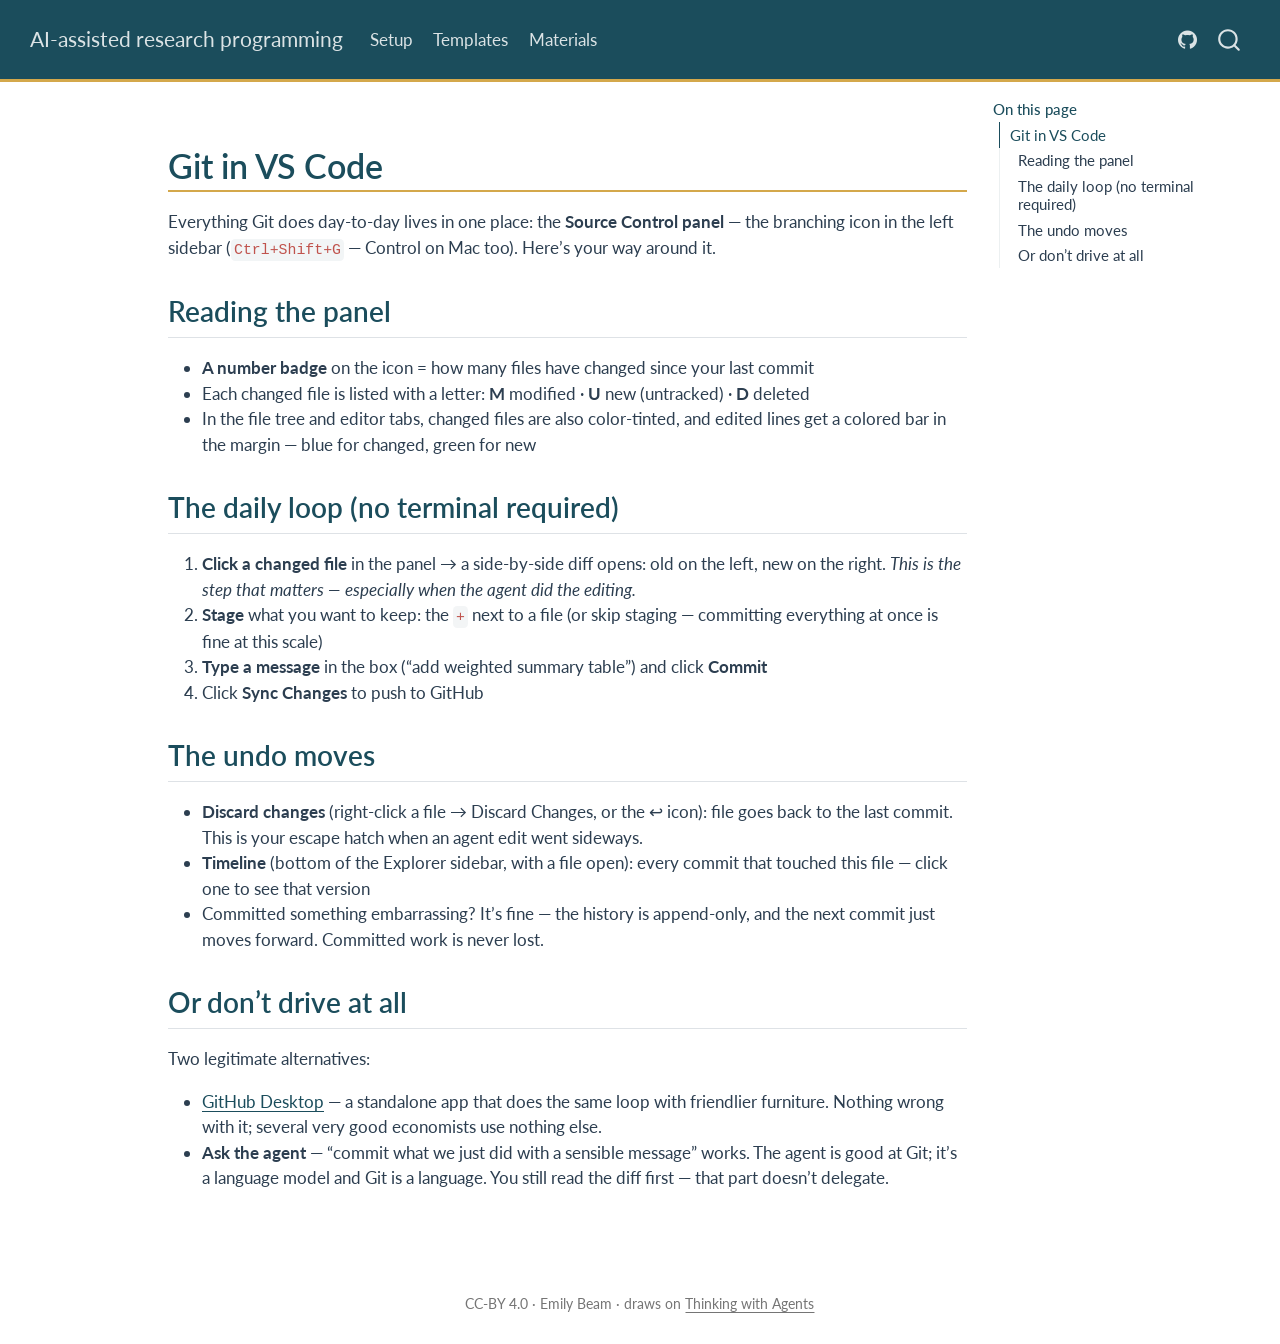
<file: docs/materials/git_in_vscode.html>
<!DOCTYPE html>
<html xmlns="http://www.w3.org/1999/xhtml" lang="en" xml:lang="en"><head>

<meta charset="utf-8">
<meta name="generator" content="quarto-1.8.27">

<meta name="viewport" content="width=device-width, initial-scale=1.0, user-scalable=yes">


<title>git_in_vscode – AI-assisted research programming</title>
<style>
code{white-space: pre-wrap;}
span.smallcaps{font-variant: small-caps;}
div.columns{display: flex; gap: min(4vw, 1.5em);}
div.column{flex: auto; overflow-x: auto;}
div.hanging-indent{margin-left: 1.5em; text-indent: -1.5em;}
ul.task-list{list-style: none;}
ul.task-list li input[type="checkbox"] {
  width: 0.8em;
  margin: 0 0.8em 0.2em -1em; /* quarto-specific, see https://github.com/quarto-dev/quarto-cli/issues/4556 */ 
  vertical-align: middle;
}
</style>


<script src="../site_libs/quarto-nav/quarto-nav.js"></script>
<script src="../site_libs/quarto-nav/headroom.min.js"></script>
<script src="../site_libs/clipboard/clipboard.min.js"></script>
<script src="../site_libs/quarto-search/autocomplete.umd.js"></script>
<script src="../site_libs/quarto-search/fuse.min.js"></script>
<script src="../site_libs/quarto-search/quarto-search.js"></script>
<meta name="quarto:offset" content="../">
<script src="../site_libs/quarto-html/quarto.js" type="module"></script>
<script src="../site_libs/quarto-html/tabsets/tabsets.js" type="module"></script>
<script src="../site_libs/quarto-html/axe/axe-check.js" type="module"></script>
<script src="../site_libs/quarto-html/popper.min.js"></script>
<script src="../site_libs/quarto-html/tippy.umd.min.js"></script>
<script src="../site_libs/quarto-html/anchor.min.js"></script>
<link href="../site_libs/quarto-html/tippy.css" rel="stylesheet">
<link href="../site_libs/quarto-html/quarto-syntax-highlighting-ed96de9b727972fe78a7b5d16c58bf87.css" rel="stylesheet" id="quarto-text-highlighting-styles">
<script src="../site_libs/bootstrap/bootstrap.min.js"></script>
<link href="../site_libs/bootstrap/bootstrap-icons.css" rel="stylesheet">
<link href="../site_libs/bootstrap/bootstrap-62cad050edf1ffa426666a7ce3790da1.min.css" rel="stylesheet" append-hash="true" id="quarto-bootstrap" data-mode="light">
<script id="quarto-search-options" type="application/json">{
  "location": "navbar",
  "copy-button": false,
  "collapse-after": 3,
  "panel-placement": "end",
  "type": "overlay",
  "limit": 50,
  "keyboard-shortcut": [
    "f",
    "/",
    "s"
  ],
  "show-item-context": false,
  "language": {
    "search-no-results-text": "No results",
    "search-matching-documents-text": "matching documents",
    "search-copy-link-title": "Copy link to search",
    "search-hide-matches-text": "Hide additional matches",
    "search-more-match-text": "more match in this document",
    "search-more-matches-text": "more matches in this document",
    "search-clear-button-title": "Clear",
    "search-text-placeholder": "",
    "search-detached-cancel-button-title": "Cancel",
    "search-submit-button-title": "Submit",
    "search-label": "Search"
  }
}</script>


</head>

<body class="nav-fixed quarto-light">

<div id="quarto-search-results"></div>
  <header id="quarto-header" class="headroom fixed-top">
    <nav class="navbar navbar-expand-lg " data-bs-theme="dark">
      <div class="navbar-container container-fluid">
      <div class="navbar-brand-container mx-auto">
    <a class="navbar-brand" href="../index.html">
    <span class="navbar-title">AI-assisted research programming</span>
    </a>
  </div>
            <div id="quarto-search" class="" title="Search"></div>
          <button class="navbar-toggler" type="button" data-bs-toggle="collapse" data-bs-target="#navbarCollapse" aria-controls="navbarCollapse" role="menu" aria-expanded="false" aria-label="Toggle navigation" onclick="if (window.quartoToggleHeadroom) { window.quartoToggleHeadroom(); }">
  <span class="navbar-toggler-icon"></span>
</button>
          <div class="collapse navbar-collapse" id="navbarCollapse">
            <ul class="navbar-nav navbar-nav-scroll me-auto">
  <li class="nav-item">
    <a class="nav-link" href="../setup/README.html"> 
<span class="menu-text">Setup</span></a>
  </li>  
  <li class="nav-item">
    <a class="nav-link" href="../templates/README.html"> 
<span class="menu-text">Templates</span></a>
  </li>  
  <li class="nav-item">
    <a class="nav-link" href="../materials/README.html"> 
<span class="menu-text">Materials</span></a>
  </li>  
</ul>
            <ul class="navbar-nav navbar-nav-scroll ms-auto">
  <li class="nav-item compact">
    <a class="nav-link" href="https://github.com/eabeam/umd-dev-econ-ai"> <i class="bi bi-github" role="img" aria-label="GitHub">
</i> 
<span class="menu-text"></span></a>
  </li>  
</ul>
          </div> <!-- /navcollapse -->
            <div class="quarto-navbar-tools">
</div>
      </div> <!-- /container-fluid -->
    </nav>
</header>
<!-- content -->
<div id="quarto-content" class="quarto-container page-columns page-rows-contents page-layout-article page-navbar">
<!-- sidebar -->
<!-- margin-sidebar -->
    <div id="quarto-margin-sidebar" class="sidebar margin-sidebar">
        <nav id="TOC" role="doc-toc" class="toc-active">
    <h2 id="toc-title">On this page</h2>
   
  <ul>
  <li><a href="#git-in-vs-code" id="toc-git-in-vs-code" class="nav-link active" data-scroll-target="#git-in-vs-code">Git in VS Code</a>
  <ul class="collapse">
  <li><a href="#reading-the-panel" id="toc-reading-the-panel" class="nav-link" data-scroll-target="#reading-the-panel">Reading the panel</a></li>
  <li><a href="#the-daily-loop-no-terminal-required" id="toc-the-daily-loop-no-terminal-required" class="nav-link" data-scroll-target="#the-daily-loop-no-terminal-required">The daily loop (no terminal required)</a></li>
  <li><a href="#the-undo-moves" id="toc-the-undo-moves" class="nav-link" data-scroll-target="#the-undo-moves">The undo moves</a></li>
  <li><a href="#or-dont-drive-at-all" id="toc-or-dont-drive-at-all" class="nav-link" data-scroll-target="#or-dont-drive-at-all">Or don’t drive at all</a></li>
  </ul></li>
  </ul>
</nav>
    </div>
<!-- main -->
<main class="content" id="quarto-document-content"><header id="title-block-header" class="quarto-title-block"></header>




<section id="git-in-vs-code" class="level1">
<h1>Git in VS Code</h1>
<p>Everything Git does day-to-day lives in one place: the <strong>Source Control panel</strong> — the branching icon in the left sidebar (<code>Ctrl+Shift+G</code> — Control on Mac too). Here’s your way around it.</p>
<section id="reading-the-panel" class="level2">
<h2 class="anchored" data-anchor-id="reading-the-panel">Reading the panel</h2>
<ul>
<li><strong>A number badge</strong> on the icon = how many files have changed since your last commit</li>
<li>Each changed file is listed with a letter: <strong>M</strong> modified · <strong>U</strong> new (untracked) · <strong>D</strong> deleted</li>
<li>In the file tree and editor tabs, changed files are also color-tinted, and edited lines get a colored bar in the margin — blue for changed, green for new</li>
</ul>
</section>
<section id="the-daily-loop-no-terminal-required" class="level2">
<h2 class="anchored" data-anchor-id="the-daily-loop-no-terminal-required">The daily loop (no terminal required)</h2>
<ol type="1">
<li><strong>Click a changed file</strong> in the panel → a side-by-side diff opens: old on the left, new on the right. <em>This is the step that matters — especially when the agent did the editing.</em></li>
<li><strong>Stage</strong> what you want to keep: the <code>+</code> next to a file (or skip staging — committing everything at once is fine at this scale)</li>
<li><strong>Type a message</strong> in the box (“add weighted summary table”) and click <strong>Commit</strong></li>
<li>Click <strong>Sync Changes</strong> to push to GitHub</li>
</ol>
</section>
<section id="the-undo-moves" class="level2">
<h2 class="anchored" data-anchor-id="the-undo-moves">The undo moves</h2>
<ul>
<li><strong>Discard changes</strong> (right-click a file → Discard Changes, or the ↩︎ icon): file goes back to the last commit. This is your escape hatch when an agent edit went sideways.</li>
<li><strong>Timeline</strong> (bottom of the Explorer sidebar, with a file open): every commit that touched this file — click one to see that version</li>
<li>Committed something embarrassing? It’s fine — the history is append-only, and the next commit just moves forward. Committed work is never lost.</li>
</ul>
</section>
<section id="or-dont-drive-at-all" class="level2">
<h2 class="anchored" data-anchor-id="or-dont-drive-at-all">Or don’t drive at all</h2>
<p>Two legitimate alternatives:</p>
<ul>
<li><strong><a href="https://desktop.github.com/">GitHub Desktop</a></strong> — a standalone app that does the same loop with friendlier furniture. Nothing wrong with it; several very good economists use nothing else.</li>
<li><strong>Ask the agent</strong> — “commit what we just did with a sensible message” works. The agent is good at Git; it’s a language model and Git is a language. You still read the diff first — that part doesn’t delegate.</li>
</ul>


</section>
</section>

</main> <!-- /main -->
<script id="quarto-html-after-body" type="application/javascript">
  window.document.addEventListener("DOMContentLoaded", function (event) {
    const icon = "";
    const anchorJS = new window.AnchorJS();
    anchorJS.options = {
      placement: 'right',
      icon: icon
    };
    anchorJS.add('.anchored');
    const isCodeAnnotation = (el) => {
      for (const clz of el.classList) {
        if (clz.startsWith('code-annotation-')) {                     
          return true;
        }
      }
      return false;
    }
    const onCopySuccess = function(e) {
      // button target
      const button = e.trigger;
      // don't keep focus
      button.blur();
      // flash "checked"
      button.classList.add('code-copy-button-checked');
      var currentTitle = button.getAttribute("title");
      button.setAttribute("title", "Copied!");
      let tooltip;
      if (window.bootstrap) {
        button.setAttribute("data-bs-toggle", "tooltip");
        button.setAttribute("data-bs-placement", "left");
        button.setAttribute("data-bs-title", "Copied!");
        tooltip = new bootstrap.Tooltip(button, 
          { trigger: "manual", 
            customClass: "code-copy-button-tooltip",
            offset: [0, -8]});
        tooltip.show();    
      }
      setTimeout(function() {
        if (tooltip) {
          tooltip.hide();
          button.removeAttribute("data-bs-title");
          button.removeAttribute("data-bs-toggle");
          button.removeAttribute("data-bs-placement");
        }
        button.setAttribute("title", currentTitle);
        button.classList.remove('code-copy-button-checked');
      }, 1000);
      // clear code selection
      e.clearSelection();
    }
    const getTextToCopy = function(trigger) {
      const outerScaffold = trigger.parentElement.cloneNode(true);
      const codeEl = outerScaffold.querySelector('code');
      for (const childEl of codeEl.children) {
        if (isCodeAnnotation(childEl)) {
          childEl.remove();
        }
      }
      return codeEl.innerText;
    }
    const clipboard = new window.ClipboardJS('.code-copy-button:not([data-in-quarto-modal])', {
      text: getTextToCopy
    });
    clipboard.on('success', onCopySuccess);
    if (window.document.getElementById('quarto-embedded-source-code-modal')) {
      const clipboardModal = new window.ClipboardJS('.code-copy-button[data-in-quarto-modal]', {
        text: getTextToCopy,
        container: window.document.getElementById('quarto-embedded-source-code-modal')
      });
      clipboardModal.on('success', onCopySuccess);
    }
      var localhostRegex = new RegExp(/^(?:http|https):\/\/localhost\:?[0-9]*\//);
      var mailtoRegex = new RegExp(/^mailto:/);
        var filterRegex = new RegExp("https:\/\/eabeam\.github\.io\/umd-dev-econ-ai\/");
      var isInternal = (href) => {
          return filterRegex.test(href) || localhostRegex.test(href) || mailtoRegex.test(href);
      }
      // Inspect non-navigation links and adorn them if external
     var links = window.document.querySelectorAll('a[href]:not(.nav-link):not(.navbar-brand):not(.toc-action):not(.sidebar-link):not(.sidebar-item-toggle):not(.pagination-link):not(.no-external):not([aria-hidden]):not(.dropdown-item):not(.quarto-navigation-tool):not(.about-link)');
      for (var i=0; i<links.length; i++) {
        const link = links[i];
        if (!isInternal(link.href)) {
          // undo the damage that might have been done by quarto-nav.js in the case of
          // links that we want to consider external
          if (link.dataset.originalHref !== undefined) {
            link.href = link.dataset.originalHref;
          }
            // target, if specified
            link.setAttribute("target", "_blank");
            if (link.getAttribute("rel") === null) {
              link.setAttribute("rel", "noopener");
            }
        }
      }
    function tippyHover(el, contentFn, onTriggerFn, onUntriggerFn) {
      const config = {
        allowHTML: true,
        maxWidth: 500,
        delay: 100,
        arrow: false,
        appendTo: function(el) {
            return el.parentElement;
        },
        interactive: true,
        interactiveBorder: 10,
        theme: 'quarto',
        placement: 'bottom-start',
      };
      if (contentFn) {
        config.content = contentFn;
      }
      if (onTriggerFn) {
        config.onTrigger = onTriggerFn;
      }
      if (onUntriggerFn) {
        config.onUntrigger = onUntriggerFn;
      }
      window.tippy(el, config); 
    }
    const noterefs = window.document.querySelectorAll('a[role="doc-noteref"]');
    for (var i=0; i<noterefs.length; i++) {
      const ref = noterefs[i];
      tippyHover(ref, function() {
        // use id or data attribute instead here
        let href = ref.getAttribute('data-footnote-href') || ref.getAttribute('href');
        try { href = new URL(href).hash; } catch {}
        const id = href.replace(/^#\/?/, "");
        const note = window.document.getElementById(id);
        if (note) {
          return note.innerHTML;
        } else {
          return "";
        }
      });
    }
    const xrefs = window.document.querySelectorAll('a.quarto-xref');
    const processXRef = (id, note) => {
      // Strip column container classes
      const stripColumnClz = (el) => {
        el.classList.remove("page-full", "page-columns");
        if (el.children) {
          for (const child of el.children) {
            stripColumnClz(child);
          }
        }
      }
      stripColumnClz(note)
      if (id === null || id.startsWith('sec-')) {
        // Special case sections, only their first couple elements
        const container = document.createElement("div");
        if (note.children && note.children.length > 2) {
          container.appendChild(note.children[0].cloneNode(true));
          for (let i = 1; i < note.children.length; i++) {
            const child = note.children[i];
            if (child.tagName === "P" && child.innerText === "") {
              continue;
            } else {
              container.appendChild(child.cloneNode(true));
              break;
            }
          }
          if (window.Quarto?.typesetMath) {
            window.Quarto.typesetMath(container);
          }
          return container.innerHTML
        } else {
          if (window.Quarto?.typesetMath) {
            window.Quarto.typesetMath(note);
          }
          return note.innerHTML;
        }
      } else {
        // Remove any anchor links if they are present
        const anchorLink = note.querySelector('a.anchorjs-link');
        if (anchorLink) {
          anchorLink.remove();
        }
        if (window.Quarto?.typesetMath) {
          window.Quarto.typesetMath(note);
        }
        if (note.classList.contains("callout")) {
          return note.outerHTML;
        } else {
          return note.innerHTML;
        }
      }
    }
    for (var i=0; i<xrefs.length; i++) {
      const xref = xrefs[i];
      tippyHover(xref, undefined, function(instance) {
        instance.disable();
        let url = xref.getAttribute('href');
        let hash = undefined; 
        if (url.startsWith('#')) {
          hash = url;
        } else {
          try { hash = new URL(url).hash; } catch {}
        }
        if (hash) {
          const id = hash.replace(/^#\/?/, "");
          const note = window.document.getElementById(id);
          if (note !== null) {
            try {
              const html = processXRef(id, note.cloneNode(true));
              instance.setContent(html);
            } finally {
              instance.enable();
              instance.show();
            }
          } else {
            // See if we can fetch this
            fetch(url.split('#')[0])
            .then(res => res.text())
            .then(html => {
              const parser = new DOMParser();
              const htmlDoc = parser.parseFromString(html, "text/html");
              const note = htmlDoc.getElementById(id);
              if (note !== null) {
                const html = processXRef(id, note);
                instance.setContent(html);
              } 
            }).finally(() => {
              instance.enable();
              instance.show();
            });
          }
        } else {
          // See if we can fetch a full url (with no hash to target)
          // This is a special case and we should probably do some content thinning / targeting
          fetch(url)
          .then(res => res.text())
          .then(html => {
            const parser = new DOMParser();
            const htmlDoc = parser.parseFromString(html, "text/html");
            const note = htmlDoc.querySelector('main.content');
            if (note !== null) {
              // This should only happen for chapter cross references
              // (since there is no id in the URL)
              // remove the first header
              if (note.children.length > 0 && note.children[0].tagName === "HEADER") {
                note.children[0].remove();
              }
              const html = processXRef(null, note);
              instance.setContent(html);
            } 
          }).finally(() => {
            instance.enable();
            instance.show();
          });
        }
      }, function(instance) {
      });
    }
        let selectedAnnoteEl;
        const selectorForAnnotation = ( cell, annotation) => {
          let cellAttr = 'data-code-cell="' + cell + '"';
          let lineAttr = 'data-code-annotation="' +  annotation + '"';
          const selector = 'span[' + cellAttr + '][' + lineAttr + ']';
          return selector;
        }
        const selectCodeLines = (annoteEl) => {
          const doc = window.document;
          const targetCell = annoteEl.getAttribute("data-target-cell");
          const targetAnnotation = annoteEl.getAttribute("data-target-annotation");
          const annoteSpan = window.document.querySelector(selectorForAnnotation(targetCell, targetAnnotation));
          const lines = annoteSpan.getAttribute("data-code-lines").split(",");
          const lineIds = lines.map((line) => {
            return targetCell + "-" + line;
          })
          let top = null;
          let height = null;
          let parent = null;
          if (lineIds.length > 0) {
              //compute the position of the single el (top and bottom and make a div)
              const el = window.document.getElementById(lineIds[0]);
              top = el.offsetTop;
              height = el.offsetHeight;
              parent = el.parentElement.parentElement;
            if (lineIds.length > 1) {
              const lastEl = window.document.getElementById(lineIds[lineIds.length - 1]);
              const bottom = lastEl.offsetTop + lastEl.offsetHeight;
              height = bottom - top;
            }
            if (top !== null && height !== null && parent !== null) {
              // cook up a div (if necessary) and position it 
              let div = window.document.getElementById("code-annotation-line-highlight");
              if (div === null) {
                div = window.document.createElement("div");
                div.setAttribute("id", "code-annotation-line-highlight");
                div.style.position = 'absolute';
                parent.appendChild(div);
              }
              div.style.top = top - 2 + "px";
              div.style.height = height + 4 + "px";
              div.style.left = 0;
              let gutterDiv = window.document.getElementById("code-annotation-line-highlight-gutter");
              if (gutterDiv === null) {
                gutterDiv = window.document.createElement("div");
                gutterDiv.setAttribute("id", "code-annotation-line-highlight-gutter");
                gutterDiv.style.position = 'absolute';
                const codeCell = window.document.getElementById(targetCell);
                const gutter = codeCell.querySelector('.code-annotation-gutter');
                gutter.appendChild(gutterDiv);
              }
              gutterDiv.style.top = top - 2 + "px";
              gutterDiv.style.height = height + 4 + "px";
            }
            selectedAnnoteEl = annoteEl;
          }
        };
        const unselectCodeLines = () => {
          const elementsIds = ["code-annotation-line-highlight", "code-annotation-line-highlight-gutter"];
          elementsIds.forEach((elId) => {
            const div = window.document.getElementById(elId);
            if (div) {
              div.remove();
            }
          });
          selectedAnnoteEl = undefined;
        };
          // Handle positioning of the toggle
      window.addEventListener(
        "resize",
        throttle(() => {
          elRect = undefined;
          if (selectedAnnoteEl) {
            selectCodeLines(selectedAnnoteEl);
          }
        }, 10)
      );
      function throttle(fn, ms) {
      let throttle = false;
      let timer;
        return (...args) => {
          if(!throttle) { // first call gets through
              fn.apply(this, args);
              throttle = true;
          } else { // all the others get throttled
              if(timer) clearTimeout(timer); // cancel #2
              timer = setTimeout(() => {
                fn.apply(this, args);
                timer = throttle = false;
              }, ms);
          }
        };
      }
        // Attach click handler to the DT
        const annoteDls = window.document.querySelectorAll('dt[data-target-cell]');
        for (const annoteDlNode of annoteDls) {
          annoteDlNode.addEventListener('click', (event) => {
            const clickedEl = event.target;
            if (clickedEl !== selectedAnnoteEl) {
              unselectCodeLines();
              const activeEl = window.document.querySelector('dt[data-target-cell].code-annotation-active');
              if (activeEl) {
                activeEl.classList.remove('code-annotation-active');
              }
              selectCodeLines(clickedEl);
              clickedEl.classList.add('code-annotation-active');
            } else {
              // Unselect the line
              unselectCodeLines();
              clickedEl.classList.remove('code-annotation-active');
            }
          });
        }
    const findCites = (el) => {
      const parentEl = el.parentElement;
      if (parentEl) {
        const cites = parentEl.dataset.cites;
        if (cites) {
          return {
            el,
            cites: cites.split(' ')
          };
        } else {
          return findCites(el.parentElement)
        }
      } else {
        return undefined;
      }
    };
    var bibliorefs = window.document.querySelectorAll('a[role="doc-biblioref"]');
    for (var i=0; i<bibliorefs.length; i++) {
      const ref = bibliorefs[i];
      const citeInfo = findCites(ref);
      if (citeInfo) {
        tippyHover(citeInfo.el, function() {
          var popup = window.document.createElement('div');
          citeInfo.cites.forEach(function(cite) {
            var citeDiv = window.document.createElement('div');
            citeDiv.classList.add('hanging-indent');
            citeDiv.classList.add('csl-entry');
            var biblioDiv = window.document.getElementById('ref-' + cite);
            if (biblioDiv) {
              citeDiv.innerHTML = biblioDiv.innerHTML;
            }
            popup.appendChild(citeDiv);
          });
          return popup.innerHTML;
        });
      }
    }
  });
  </script>
</div> <!-- /content -->
<footer class="footer">
  <div class="nav-footer">
    <div class="nav-footer-left">
      &nbsp;
    </div>   
    <div class="nav-footer-center">
<p>CC-BY 4.0 · Emily Beam · draws on <a href="https://eabeam.github.io/teaching-ai/">Thinking with Agents</a></p>
</div>
    <div class="nav-footer-right">
      &nbsp;
    </div>
  </div>
</footer>




</body></html>
</file>
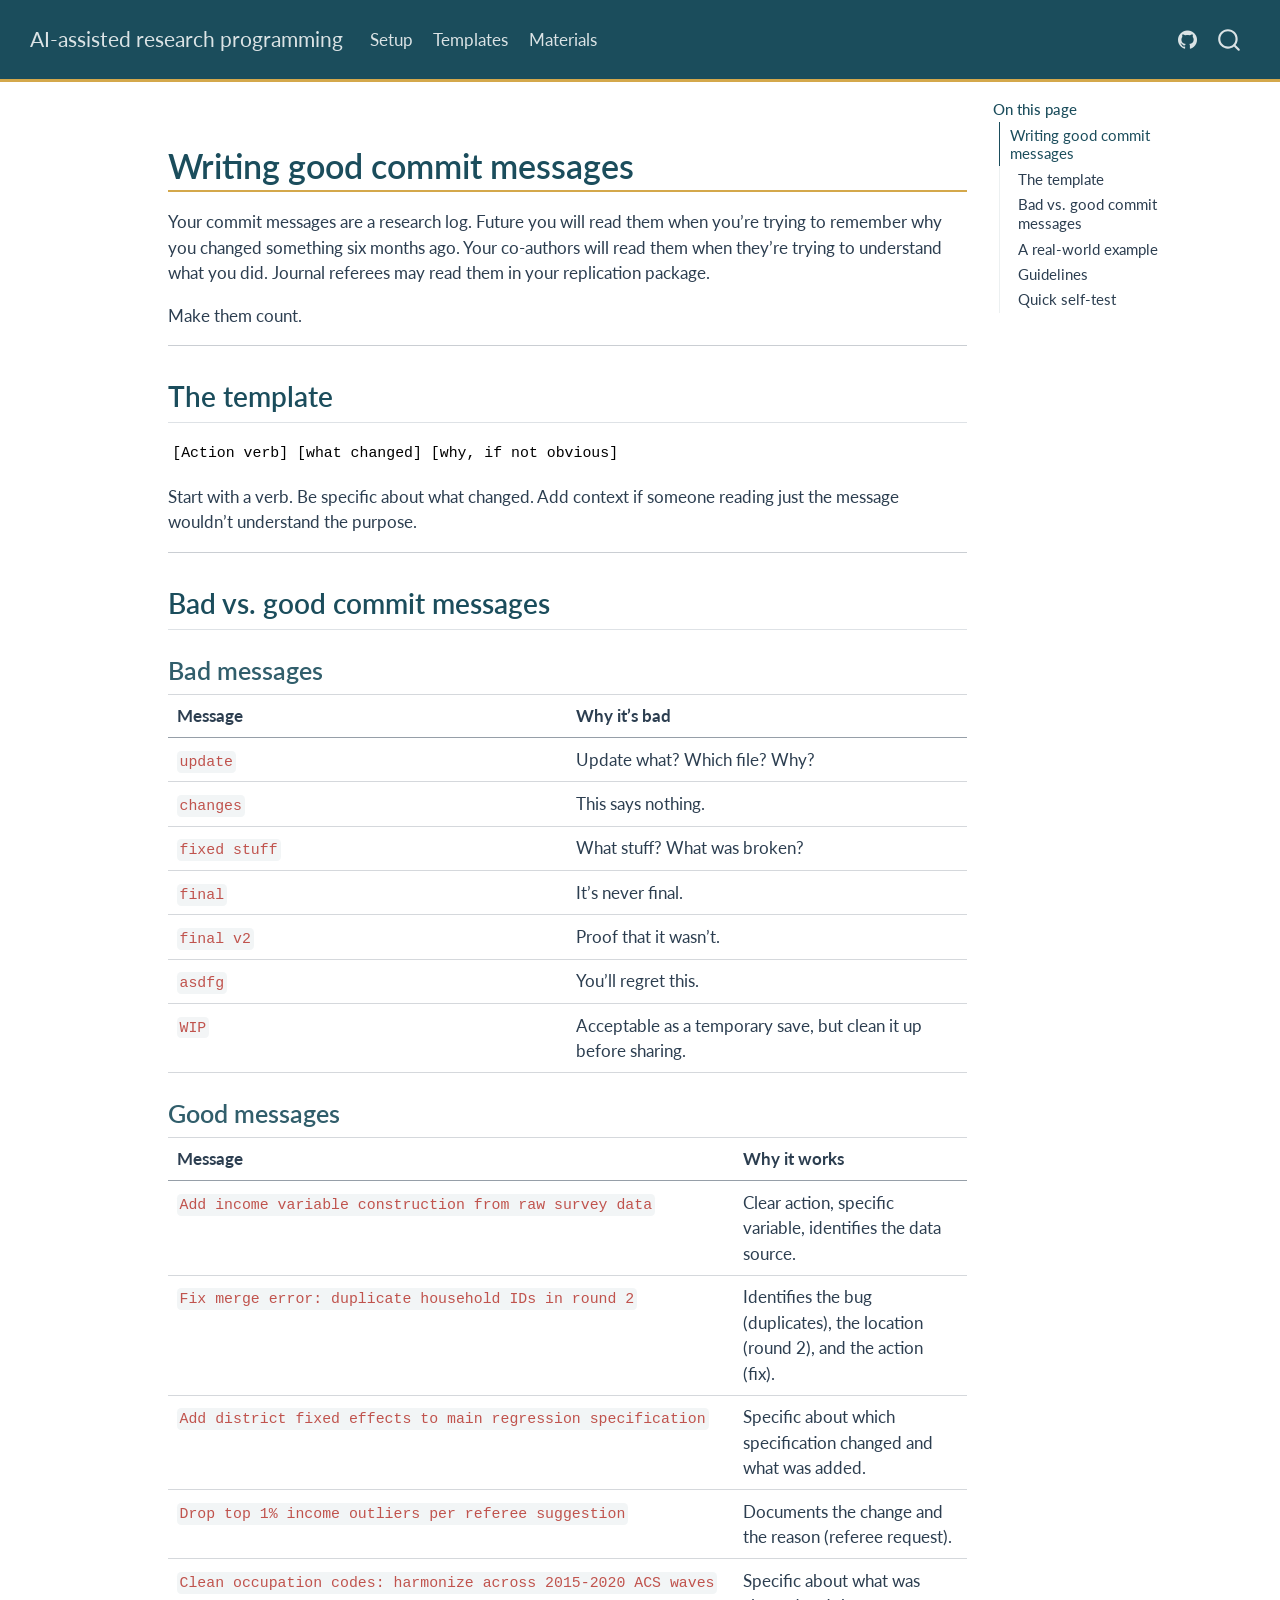
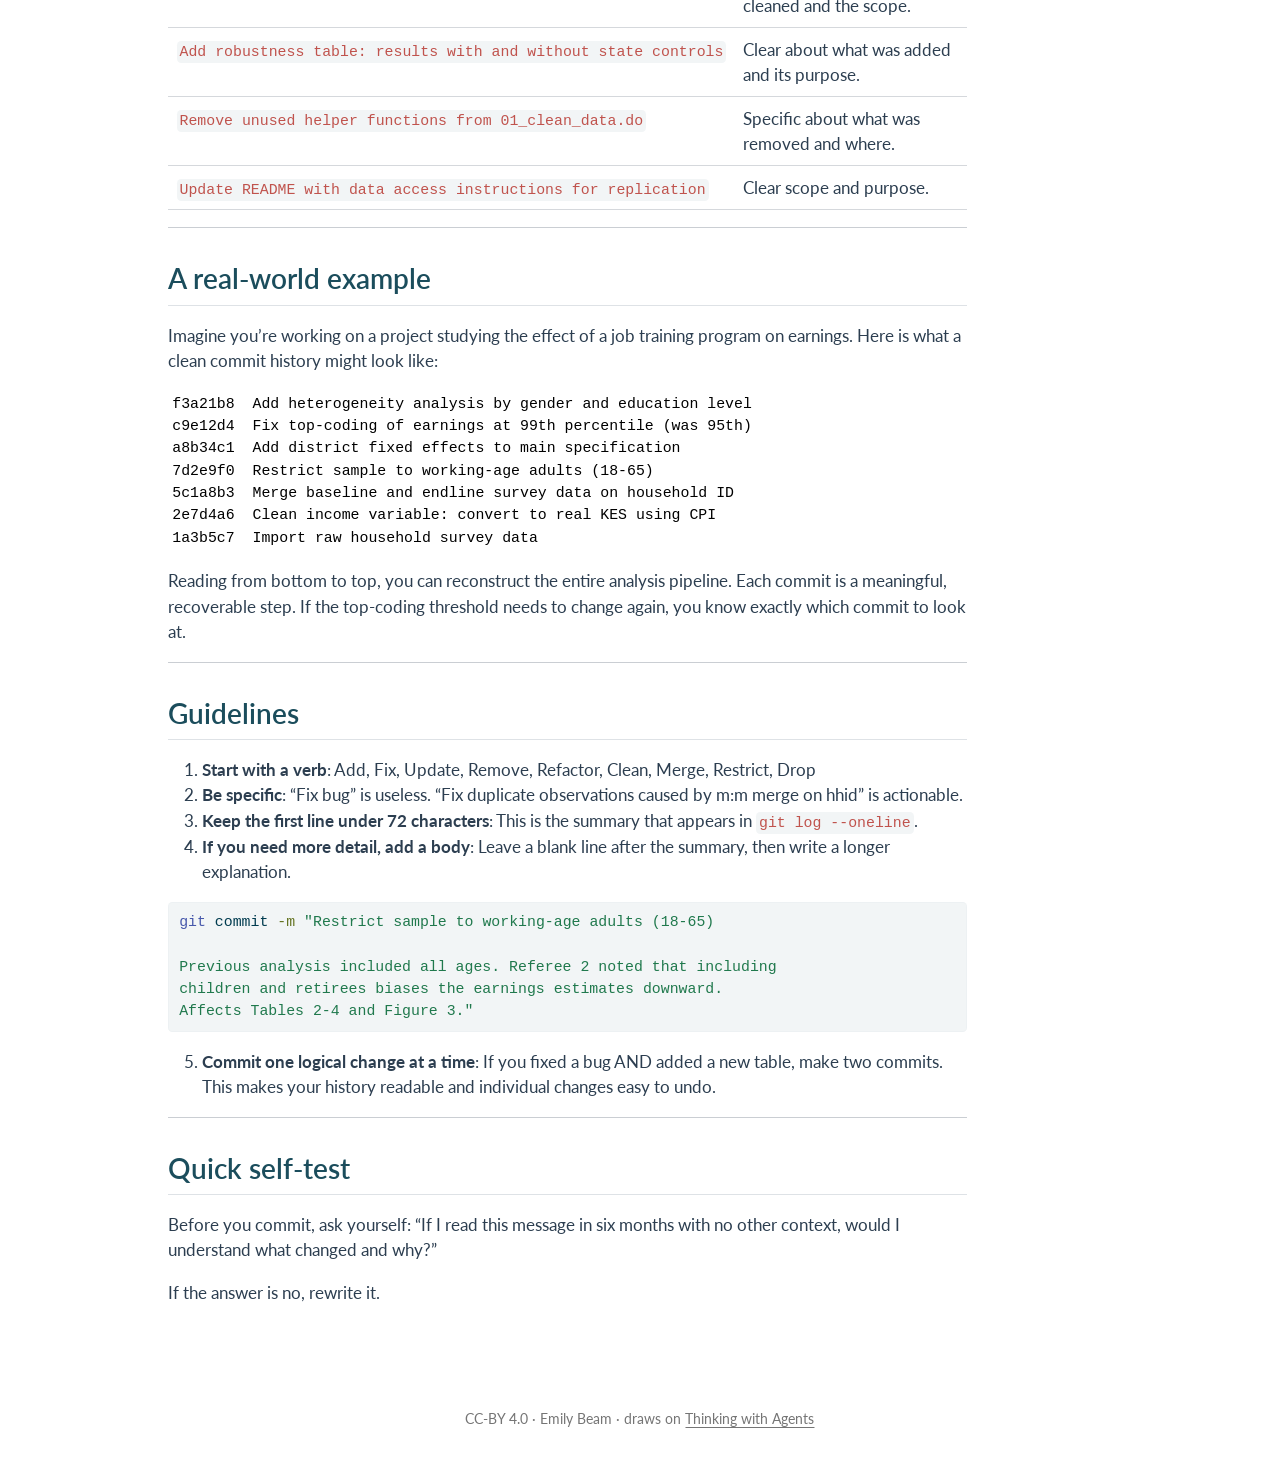
<file: docs/materials/good_commit_messages.html>
<!DOCTYPE html>
<html xmlns="http://www.w3.org/1999/xhtml" lang="en" xml:lang="en"><head>

<meta charset="utf-8">
<meta name="generator" content="quarto-1.8.27">

<meta name="viewport" content="width=device-width, initial-scale=1.0, user-scalable=yes">


<title>good_commit_messages – AI-assisted research programming</title>
<style>
code{white-space: pre-wrap;}
span.smallcaps{font-variant: small-caps;}
div.columns{display: flex; gap: min(4vw, 1.5em);}
div.column{flex: auto; overflow-x: auto;}
div.hanging-indent{margin-left: 1.5em; text-indent: -1.5em;}
ul.task-list{list-style: none;}
ul.task-list li input[type="checkbox"] {
  width: 0.8em;
  margin: 0 0.8em 0.2em -1em; /* quarto-specific, see https://github.com/quarto-dev/quarto-cli/issues/4556 */ 
  vertical-align: middle;
}
/* CSS for syntax highlighting */
html { -webkit-text-size-adjust: 100%; }
pre > code.sourceCode { white-space: pre; position: relative; }
pre > code.sourceCode > span { display: inline-block; line-height: 1.25; }
pre > code.sourceCode > span:empty { height: 1.2em; }
.sourceCode { overflow: visible; }
code.sourceCode > span { color: inherit; text-decoration: inherit; }
div.sourceCode { margin: 1em 0; }
pre.sourceCode { margin: 0; }
@media screen {
div.sourceCode { overflow: auto; }
}
@media print {
pre > code.sourceCode { white-space: pre-wrap; }
pre > code.sourceCode > span { text-indent: -5em; padding-left: 5em; }
}
pre.numberSource code
  { counter-reset: source-line 0; }
pre.numberSource code > span
  { position: relative; left: -4em; counter-increment: source-line; }
pre.numberSource code > span > a:first-child::before
  { content: counter(source-line);
    position: relative; left: -1em; text-align: right; vertical-align: baseline;
    border: none; display: inline-block;
    -webkit-touch-callout: none; -webkit-user-select: none;
    -khtml-user-select: none; -moz-user-select: none;
    -ms-user-select: none; user-select: none;
    padding: 0 4px; width: 4em;
  }
pre.numberSource { margin-left: 3em;  padding-left: 4px; }
div.sourceCode
  {   }
@media screen {
pre > code.sourceCode > span > a:first-child::before { text-decoration: underline; }
}
</style>


<script src="../site_libs/quarto-nav/quarto-nav.js"></script>
<script src="../site_libs/quarto-nav/headroom.min.js"></script>
<script src="../site_libs/clipboard/clipboard.min.js"></script>
<script src="../site_libs/quarto-search/autocomplete.umd.js"></script>
<script src="../site_libs/quarto-search/fuse.min.js"></script>
<script src="../site_libs/quarto-search/quarto-search.js"></script>
<meta name="quarto:offset" content="../">
<script src="../site_libs/quarto-html/quarto.js" type="module"></script>
<script src="../site_libs/quarto-html/tabsets/tabsets.js" type="module"></script>
<script src="../site_libs/quarto-html/axe/axe-check.js" type="module"></script>
<script src="../site_libs/quarto-html/popper.min.js"></script>
<script src="../site_libs/quarto-html/tippy.umd.min.js"></script>
<script src="../site_libs/quarto-html/anchor.min.js"></script>
<link href="../site_libs/quarto-html/tippy.css" rel="stylesheet">
<link href="../site_libs/quarto-html/quarto-syntax-highlighting-ed96de9b727972fe78a7b5d16c58bf87.css" rel="stylesheet" id="quarto-text-highlighting-styles">
<script src="../site_libs/bootstrap/bootstrap.min.js"></script>
<link href="../site_libs/bootstrap/bootstrap-icons.css" rel="stylesheet">
<link href="../site_libs/bootstrap/bootstrap-62cad050edf1ffa426666a7ce3790da1.min.css" rel="stylesheet" append-hash="true" id="quarto-bootstrap" data-mode="light">
<script id="quarto-search-options" type="application/json">{
  "location": "navbar",
  "copy-button": false,
  "collapse-after": 3,
  "panel-placement": "end",
  "type": "overlay",
  "limit": 50,
  "keyboard-shortcut": [
    "f",
    "/",
    "s"
  ],
  "show-item-context": false,
  "language": {
    "search-no-results-text": "No results",
    "search-matching-documents-text": "matching documents",
    "search-copy-link-title": "Copy link to search",
    "search-hide-matches-text": "Hide additional matches",
    "search-more-match-text": "more match in this document",
    "search-more-matches-text": "more matches in this document",
    "search-clear-button-title": "Clear",
    "search-text-placeholder": "",
    "search-detached-cancel-button-title": "Cancel",
    "search-submit-button-title": "Submit",
    "search-label": "Search"
  }
}</script>


</head>

<body class="nav-fixed quarto-light">

<div id="quarto-search-results"></div>
  <header id="quarto-header" class="headroom fixed-top">
    <nav class="navbar navbar-expand-lg " data-bs-theme="dark">
      <div class="navbar-container container-fluid">
      <div class="navbar-brand-container mx-auto">
    <a class="navbar-brand" href="../index.html">
    <span class="navbar-title">AI-assisted research programming</span>
    </a>
  </div>
            <div id="quarto-search" class="" title="Search"></div>
          <button class="navbar-toggler" type="button" data-bs-toggle="collapse" data-bs-target="#navbarCollapse" aria-controls="navbarCollapse" role="menu" aria-expanded="false" aria-label="Toggle navigation" onclick="if (window.quartoToggleHeadroom) { window.quartoToggleHeadroom(); }">
  <span class="navbar-toggler-icon"></span>
</button>
          <div class="collapse navbar-collapse" id="navbarCollapse">
            <ul class="navbar-nav navbar-nav-scroll me-auto">
  <li class="nav-item">
    <a class="nav-link" href="../setup/README.html"> 
<span class="menu-text">Setup</span></a>
  </li>  
  <li class="nav-item">
    <a class="nav-link" href="../templates/README.html"> 
<span class="menu-text">Templates</span></a>
  </li>  
  <li class="nav-item">
    <a class="nav-link" href="../materials/README.html"> 
<span class="menu-text">Materials</span></a>
  </li>  
</ul>
            <ul class="navbar-nav navbar-nav-scroll ms-auto">
  <li class="nav-item compact">
    <a class="nav-link" href="https://github.com/eabeam/umd-dev-econ-ai"> <i class="bi bi-github" role="img" aria-label="GitHub">
</i> 
<span class="menu-text"></span></a>
  </li>  
</ul>
          </div> <!-- /navcollapse -->
            <div class="quarto-navbar-tools">
</div>
      </div> <!-- /container-fluid -->
    </nav>
</header>
<!-- content -->
<div id="quarto-content" class="quarto-container page-columns page-rows-contents page-layout-article page-navbar">
<!-- sidebar -->
<!-- margin-sidebar -->
    <div id="quarto-margin-sidebar" class="sidebar margin-sidebar">
        <nav id="TOC" role="doc-toc" class="toc-active">
    <h2 id="toc-title">On this page</h2>
   
  <ul>
  <li><a href="#writing-good-commit-messages" id="toc-writing-good-commit-messages" class="nav-link active" data-scroll-target="#writing-good-commit-messages">Writing good commit messages</a>
  <ul class="collapse">
  <li><a href="#the-template" id="toc-the-template" class="nav-link" data-scroll-target="#the-template">The template</a></li>
  <li><a href="#bad-vs.-good-commit-messages" id="toc-bad-vs.-good-commit-messages" class="nav-link" data-scroll-target="#bad-vs.-good-commit-messages">Bad vs.&nbsp;good commit messages</a>
  <ul class="collapse">
  <li><a href="#bad-messages" id="toc-bad-messages" class="nav-link" data-scroll-target="#bad-messages">Bad messages</a></li>
  <li><a href="#good-messages" id="toc-good-messages" class="nav-link" data-scroll-target="#good-messages">Good messages</a></li>
  </ul></li>
  <li><a href="#a-real-world-example" id="toc-a-real-world-example" class="nav-link" data-scroll-target="#a-real-world-example">A real-world example</a></li>
  <li><a href="#guidelines" id="toc-guidelines" class="nav-link" data-scroll-target="#guidelines">Guidelines</a></li>
  <li><a href="#quick-self-test" id="toc-quick-self-test" class="nav-link" data-scroll-target="#quick-self-test">Quick self-test</a></li>
  </ul></li>
  </ul>
</nav>
    </div>
<!-- main -->
<main class="content" id="quarto-document-content"><header id="title-block-header" class="quarto-title-block"></header>




<section id="writing-good-commit-messages" class="level1">
<h1>Writing good commit messages</h1>
<p>Your commit messages are a research log. Future you will read them when you’re trying to remember why you changed something six months ago. Your co-authors will read them when they’re trying to understand what you did. Journal referees may read them in your replication package.</p>
<p>Make them count.</p>
<hr>
<section id="the-template" class="level2">
<h2 class="anchored" data-anchor-id="the-template">The template</h2>
<pre><code>[Action verb] [what changed] [why, if not obvious]</code></pre>
<p>Start with a verb. Be specific about what changed. Add context if someone reading just the message wouldn’t understand the purpose.</p>
<hr>
</section>
<section id="bad-vs.-good-commit-messages" class="level2">
<h2 class="anchored" data-anchor-id="bad-vs.-good-commit-messages">Bad vs.&nbsp;good commit messages</h2>
<section id="bad-messages" class="level3">
<h3 class="anchored" data-anchor-id="bad-messages">Bad messages</h3>
<table class="caption-top table">
<colgroup>
<col style="width: 50%">
<col style="width: 50%">
</colgroup>
<thead>
<tr class="header">
<th>Message</th>
<th>Why it’s bad</th>
</tr>
</thead>
<tbody>
<tr class="odd">
<td><code>update</code></td>
<td>Update what? Which file? Why?</td>
</tr>
<tr class="even">
<td><code>changes</code></td>
<td>This says nothing.</td>
</tr>
<tr class="odd">
<td><code>fixed stuff</code></td>
<td>What stuff? What was broken?</td>
</tr>
<tr class="even">
<td><code>final</code></td>
<td>It’s never final.</td>
</tr>
<tr class="odd">
<td><code>final v2</code></td>
<td>Proof that it wasn’t.</td>
</tr>
<tr class="even">
<td><code>asdfg</code></td>
<td>You’ll regret this.</td>
</tr>
<tr class="odd">
<td><code>WIP</code></td>
<td>Acceptable as a temporary save, but clean it up before sharing.</td>
</tr>
</tbody>
</table>
</section>
<section id="good-messages" class="level3">
<h3 class="anchored" data-anchor-id="good-messages">Good messages</h3>
<table class="caption-top table">
<colgroup>
<col style="width: 50%">
<col style="width: 50%">
</colgroup>
<thead>
<tr class="header">
<th>Message</th>
<th>Why it works</th>
</tr>
</thead>
<tbody>
<tr class="odd">
<td><code>Add income variable construction from raw survey data</code></td>
<td>Clear action, specific variable, identifies the data source.</td>
</tr>
<tr class="even">
<td><code>Fix merge error: duplicate household IDs in round 2</code></td>
<td>Identifies the bug (duplicates), the location (round 2), and the action (fix).</td>
</tr>
<tr class="odd">
<td><code>Add district fixed effects to main regression specification</code></td>
<td>Specific about which specification changed and what was added.</td>
</tr>
<tr class="even">
<td><code>Drop top 1% income outliers per referee suggestion</code></td>
<td>Documents the change and the reason (referee request).</td>
</tr>
<tr class="odd">
<td><code>Clean occupation codes: harmonize across 2015-2020 ACS waves</code></td>
<td>Specific about what was cleaned and the scope.</td>
</tr>
<tr class="even">
<td><code>Add robustness table: results with and without state controls</code></td>
<td>Clear about what was added and its purpose.</td>
</tr>
<tr class="odd">
<td><code>Remove unused helper functions from 01_clean_data.do</code></td>
<td>Specific about what was removed and where.</td>
</tr>
<tr class="even">
<td><code>Update README with data access instructions for replication</code></td>
<td>Clear scope and purpose.</td>
</tr>
</tbody>
</table>
<hr>
</section>
</section>
<section id="a-real-world-example" class="level2">
<h2 class="anchored" data-anchor-id="a-real-world-example">A real-world example</h2>
<p>Imagine you’re working on a project studying the effect of a job training program on earnings. Here is what a clean commit history might look like:</p>
<pre><code>f3a21b8  Add heterogeneity analysis by gender and education level
c9e12d4  Fix top-coding of earnings at 99th percentile (was 95th)
a8b34c1  Add district fixed effects to main specification
7d2e9f0  Restrict sample to working-age adults (18-65)
5c1a8b3  Merge baseline and endline survey data on household ID
2e7d4a6  Clean income variable: convert to real KES using CPI
1a3b5c7  Import raw household survey data</code></pre>
<p>Reading from bottom to top, you can reconstruct the entire analysis pipeline. Each commit is a meaningful, recoverable step. If the top-coding threshold needs to change again, you know exactly which commit to look at.</p>
<hr>
</section>
<section id="guidelines" class="level2">
<h2 class="anchored" data-anchor-id="guidelines">Guidelines</h2>
<ol type="1">
<li><strong>Start with a verb</strong>: Add, Fix, Update, Remove, Refactor, Clean, Merge, Restrict, Drop</li>
<li><strong>Be specific</strong>: “Fix bug” is useless. “Fix duplicate observations caused by m:m merge on hhid” is actionable.</li>
<li><strong>Keep the first line under 72 characters</strong>: This is the summary that appears in <code>git log --oneline</code>.</li>
<li><strong>If you need more detail, add a body</strong>: Leave a blank line after the summary, then write a longer explanation.</li>
</ol>
<div class="code-copy-outer-scaffold"><div class="sourceCode" id="cb3"><pre class="sourceCode bash code-with-copy"><code class="sourceCode bash"><span id="cb3-1"><a href="#cb3-1" aria-hidden="true" tabindex="-1"></a><span class="fu">git</span> commit <span class="at">-m</span> <span class="st">"Restrict sample to working-age adults (18-65)</span></span>
<span id="cb3-2"><a href="#cb3-2" aria-hidden="true" tabindex="-1"></a></span>
<span id="cb3-3"><a href="#cb3-3" aria-hidden="true" tabindex="-1"></a><span class="st">Previous analysis included all ages. Referee 2 noted that including</span></span>
<span id="cb3-4"><a href="#cb3-4" aria-hidden="true" tabindex="-1"></a><span class="st">children and retirees biases the earnings estimates downward.</span></span>
<span id="cb3-5"><a href="#cb3-5" aria-hidden="true" tabindex="-1"></a><span class="st">Affects Tables 2-4 and Figure 3."</span></span></code></pre></div><button title="Copy to Clipboard" class="code-copy-button"><i class="bi"></i></button></div>
<ol start="5" type="1">
<li><strong>Commit one logical change at a time</strong>: If you fixed a bug AND added a new table, make two commits. This makes your history readable and individual changes easy to undo.</li>
</ol>
<hr>
</section>
<section id="quick-self-test" class="level2">
<h2 class="anchored" data-anchor-id="quick-self-test">Quick self-test</h2>
<p>Before you commit, ask yourself: “If I read this message in six months with no other context, would I understand what changed and why?”</p>
<p>If the answer is no, rewrite it.</p>


</section>
</section>

</main> <!-- /main -->
<script id="quarto-html-after-body" type="application/javascript">
  window.document.addEventListener("DOMContentLoaded", function (event) {
    const icon = "";
    const anchorJS = new window.AnchorJS();
    anchorJS.options = {
      placement: 'right',
      icon: icon
    };
    anchorJS.add('.anchored');
    const isCodeAnnotation = (el) => {
      for (const clz of el.classList) {
        if (clz.startsWith('code-annotation-')) {                     
          return true;
        }
      }
      return false;
    }
    const onCopySuccess = function(e) {
      // button target
      const button = e.trigger;
      // don't keep focus
      button.blur();
      // flash "checked"
      button.classList.add('code-copy-button-checked');
      var currentTitle = button.getAttribute("title");
      button.setAttribute("title", "Copied!");
      let tooltip;
      if (window.bootstrap) {
        button.setAttribute("data-bs-toggle", "tooltip");
        button.setAttribute("data-bs-placement", "left");
        button.setAttribute("data-bs-title", "Copied!");
        tooltip = new bootstrap.Tooltip(button, 
          { trigger: "manual", 
            customClass: "code-copy-button-tooltip",
            offset: [0, -8]});
        tooltip.show();    
      }
      setTimeout(function() {
        if (tooltip) {
          tooltip.hide();
          button.removeAttribute("data-bs-title");
          button.removeAttribute("data-bs-toggle");
          button.removeAttribute("data-bs-placement");
        }
        button.setAttribute("title", currentTitle);
        button.classList.remove('code-copy-button-checked');
      }, 1000);
      // clear code selection
      e.clearSelection();
    }
    const getTextToCopy = function(trigger) {
      const outerScaffold = trigger.parentElement.cloneNode(true);
      const codeEl = outerScaffold.querySelector('code');
      for (const childEl of codeEl.children) {
        if (isCodeAnnotation(childEl)) {
          childEl.remove();
        }
      }
      return codeEl.innerText;
    }
    const clipboard = new window.ClipboardJS('.code-copy-button:not([data-in-quarto-modal])', {
      text: getTextToCopy
    });
    clipboard.on('success', onCopySuccess);
    if (window.document.getElementById('quarto-embedded-source-code-modal')) {
      const clipboardModal = new window.ClipboardJS('.code-copy-button[data-in-quarto-modal]', {
        text: getTextToCopy,
        container: window.document.getElementById('quarto-embedded-source-code-modal')
      });
      clipboardModal.on('success', onCopySuccess);
    }
      var localhostRegex = new RegExp(/^(?:http|https):\/\/localhost\:?[0-9]*\//);
      var mailtoRegex = new RegExp(/^mailto:/);
        var filterRegex = new RegExp("https:\/\/eabeam\.github\.io\/umd-dev-econ-ai\/");
      var isInternal = (href) => {
          return filterRegex.test(href) || localhostRegex.test(href) || mailtoRegex.test(href);
      }
      // Inspect non-navigation links and adorn them if external
     var links = window.document.querySelectorAll('a[href]:not(.nav-link):not(.navbar-brand):not(.toc-action):not(.sidebar-link):not(.sidebar-item-toggle):not(.pagination-link):not(.no-external):not([aria-hidden]):not(.dropdown-item):not(.quarto-navigation-tool):not(.about-link)');
      for (var i=0; i<links.length; i++) {
        const link = links[i];
        if (!isInternal(link.href)) {
          // undo the damage that might have been done by quarto-nav.js in the case of
          // links that we want to consider external
          if (link.dataset.originalHref !== undefined) {
            link.href = link.dataset.originalHref;
          }
            // target, if specified
            link.setAttribute("target", "_blank");
            if (link.getAttribute("rel") === null) {
              link.setAttribute("rel", "noopener");
            }
        }
      }
    function tippyHover(el, contentFn, onTriggerFn, onUntriggerFn) {
      const config = {
        allowHTML: true,
        maxWidth: 500,
        delay: 100,
        arrow: false,
        appendTo: function(el) {
            return el.parentElement;
        },
        interactive: true,
        interactiveBorder: 10,
        theme: 'quarto',
        placement: 'bottom-start',
      };
      if (contentFn) {
        config.content = contentFn;
      }
      if (onTriggerFn) {
        config.onTrigger = onTriggerFn;
      }
      if (onUntriggerFn) {
        config.onUntrigger = onUntriggerFn;
      }
      window.tippy(el, config); 
    }
    const noterefs = window.document.querySelectorAll('a[role="doc-noteref"]');
    for (var i=0; i<noterefs.length; i++) {
      const ref = noterefs[i];
      tippyHover(ref, function() {
        // use id or data attribute instead here
        let href = ref.getAttribute('data-footnote-href') || ref.getAttribute('href');
        try { href = new URL(href).hash; } catch {}
        const id = href.replace(/^#\/?/, "");
        const note = window.document.getElementById(id);
        if (note) {
          return note.innerHTML;
        } else {
          return "";
        }
      });
    }
    const xrefs = window.document.querySelectorAll('a.quarto-xref');
    const processXRef = (id, note) => {
      // Strip column container classes
      const stripColumnClz = (el) => {
        el.classList.remove("page-full", "page-columns");
        if (el.children) {
          for (const child of el.children) {
            stripColumnClz(child);
          }
        }
      }
      stripColumnClz(note)
      if (id === null || id.startsWith('sec-')) {
        // Special case sections, only their first couple elements
        const container = document.createElement("div");
        if (note.children && note.children.length > 2) {
          container.appendChild(note.children[0].cloneNode(true));
          for (let i = 1; i < note.children.length; i++) {
            const child = note.children[i];
            if (child.tagName === "P" && child.innerText === "") {
              continue;
            } else {
              container.appendChild(child.cloneNode(true));
              break;
            }
          }
          if (window.Quarto?.typesetMath) {
            window.Quarto.typesetMath(container);
          }
          return container.innerHTML
        } else {
          if (window.Quarto?.typesetMath) {
            window.Quarto.typesetMath(note);
          }
          return note.innerHTML;
        }
      } else {
        // Remove any anchor links if they are present
        const anchorLink = note.querySelector('a.anchorjs-link');
        if (anchorLink) {
          anchorLink.remove();
        }
        if (window.Quarto?.typesetMath) {
          window.Quarto.typesetMath(note);
        }
        if (note.classList.contains("callout")) {
          return note.outerHTML;
        } else {
          return note.innerHTML;
        }
      }
    }
    for (var i=0; i<xrefs.length; i++) {
      const xref = xrefs[i];
      tippyHover(xref, undefined, function(instance) {
        instance.disable();
        let url = xref.getAttribute('href');
        let hash = undefined; 
        if (url.startsWith('#')) {
          hash = url;
        } else {
          try { hash = new URL(url).hash; } catch {}
        }
        if (hash) {
          const id = hash.replace(/^#\/?/, "");
          const note = window.document.getElementById(id);
          if (note !== null) {
            try {
              const html = processXRef(id, note.cloneNode(true));
              instance.setContent(html);
            } finally {
              instance.enable();
              instance.show();
            }
          } else {
            // See if we can fetch this
            fetch(url.split('#')[0])
            .then(res => res.text())
            .then(html => {
              const parser = new DOMParser();
              const htmlDoc = parser.parseFromString(html, "text/html");
              const note = htmlDoc.getElementById(id);
              if (note !== null) {
                const html = processXRef(id, note);
                instance.setContent(html);
              } 
            }).finally(() => {
              instance.enable();
              instance.show();
            });
          }
        } else {
          // See if we can fetch a full url (with no hash to target)
          // This is a special case and we should probably do some content thinning / targeting
          fetch(url)
          .then(res => res.text())
          .then(html => {
            const parser = new DOMParser();
            const htmlDoc = parser.parseFromString(html, "text/html");
            const note = htmlDoc.querySelector('main.content');
            if (note !== null) {
              // This should only happen for chapter cross references
              // (since there is no id in the URL)
              // remove the first header
              if (note.children.length > 0 && note.children[0].tagName === "HEADER") {
                note.children[0].remove();
              }
              const html = processXRef(null, note);
              instance.setContent(html);
            } 
          }).finally(() => {
            instance.enable();
            instance.show();
          });
        }
      }, function(instance) {
      });
    }
        let selectedAnnoteEl;
        const selectorForAnnotation = ( cell, annotation) => {
          let cellAttr = 'data-code-cell="' + cell + '"';
          let lineAttr = 'data-code-annotation="' +  annotation + '"';
          const selector = 'span[' + cellAttr + '][' + lineAttr + ']';
          return selector;
        }
        const selectCodeLines = (annoteEl) => {
          const doc = window.document;
          const targetCell = annoteEl.getAttribute("data-target-cell");
          const targetAnnotation = annoteEl.getAttribute("data-target-annotation");
          const annoteSpan = window.document.querySelector(selectorForAnnotation(targetCell, targetAnnotation));
          const lines = annoteSpan.getAttribute("data-code-lines").split(",");
          const lineIds = lines.map((line) => {
            return targetCell + "-" + line;
          })
          let top = null;
          let height = null;
          let parent = null;
          if (lineIds.length > 0) {
              //compute the position of the single el (top and bottom and make a div)
              const el = window.document.getElementById(lineIds[0]);
              top = el.offsetTop;
              height = el.offsetHeight;
              parent = el.parentElement.parentElement;
            if (lineIds.length > 1) {
              const lastEl = window.document.getElementById(lineIds[lineIds.length - 1]);
              const bottom = lastEl.offsetTop + lastEl.offsetHeight;
              height = bottom - top;
            }
            if (top !== null && height !== null && parent !== null) {
              // cook up a div (if necessary) and position it 
              let div = window.document.getElementById("code-annotation-line-highlight");
              if (div === null) {
                div = window.document.createElement("div");
                div.setAttribute("id", "code-annotation-line-highlight");
                div.style.position = 'absolute';
                parent.appendChild(div);
              }
              div.style.top = top - 2 + "px";
              div.style.height = height + 4 + "px";
              div.style.left = 0;
              let gutterDiv = window.document.getElementById("code-annotation-line-highlight-gutter");
              if (gutterDiv === null) {
                gutterDiv = window.document.createElement("div");
                gutterDiv.setAttribute("id", "code-annotation-line-highlight-gutter");
                gutterDiv.style.position = 'absolute';
                const codeCell = window.document.getElementById(targetCell);
                const gutter = codeCell.querySelector('.code-annotation-gutter');
                gutter.appendChild(gutterDiv);
              }
              gutterDiv.style.top = top - 2 + "px";
              gutterDiv.style.height = height + 4 + "px";
            }
            selectedAnnoteEl = annoteEl;
          }
        };
        const unselectCodeLines = () => {
          const elementsIds = ["code-annotation-line-highlight", "code-annotation-line-highlight-gutter"];
          elementsIds.forEach((elId) => {
            const div = window.document.getElementById(elId);
            if (div) {
              div.remove();
            }
          });
          selectedAnnoteEl = undefined;
        };
          // Handle positioning of the toggle
      window.addEventListener(
        "resize",
        throttle(() => {
          elRect = undefined;
          if (selectedAnnoteEl) {
            selectCodeLines(selectedAnnoteEl);
          }
        }, 10)
      );
      function throttle(fn, ms) {
      let throttle = false;
      let timer;
        return (...args) => {
          if(!throttle) { // first call gets through
              fn.apply(this, args);
              throttle = true;
          } else { // all the others get throttled
              if(timer) clearTimeout(timer); // cancel #2
              timer = setTimeout(() => {
                fn.apply(this, args);
                timer = throttle = false;
              }, ms);
          }
        };
      }
        // Attach click handler to the DT
        const annoteDls = window.document.querySelectorAll('dt[data-target-cell]');
        for (const annoteDlNode of annoteDls) {
          annoteDlNode.addEventListener('click', (event) => {
            const clickedEl = event.target;
            if (clickedEl !== selectedAnnoteEl) {
              unselectCodeLines();
              const activeEl = window.document.querySelector('dt[data-target-cell].code-annotation-active');
              if (activeEl) {
                activeEl.classList.remove('code-annotation-active');
              }
              selectCodeLines(clickedEl);
              clickedEl.classList.add('code-annotation-active');
            } else {
              // Unselect the line
              unselectCodeLines();
              clickedEl.classList.remove('code-annotation-active');
            }
          });
        }
    const findCites = (el) => {
      const parentEl = el.parentElement;
      if (parentEl) {
        const cites = parentEl.dataset.cites;
        if (cites) {
          return {
            el,
            cites: cites.split(' ')
          };
        } else {
          return findCites(el.parentElement)
        }
      } else {
        return undefined;
      }
    };
    var bibliorefs = window.document.querySelectorAll('a[role="doc-biblioref"]');
    for (var i=0; i<bibliorefs.length; i++) {
      const ref = bibliorefs[i];
      const citeInfo = findCites(ref);
      if (citeInfo) {
        tippyHover(citeInfo.el, function() {
          var popup = window.document.createElement('div');
          citeInfo.cites.forEach(function(cite) {
            var citeDiv = window.document.createElement('div');
            citeDiv.classList.add('hanging-indent');
            citeDiv.classList.add('csl-entry');
            var biblioDiv = window.document.getElementById('ref-' + cite);
            if (biblioDiv) {
              citeDiv.innerHTML = biblioDiv.innerHTML;
            }
            popup.appendChild(citeDiv);
          });
          return popup.innerHTML;
        });
      }
    }
  });
  </script>
</div> <!-- /content -->
<footer class="footer">
  <div class="nav-footer">
    <div class="nav-footer-left">
      &nbsp;
    </div>   
    <div class="nav-footer-center">
<p>CC-BY 4.0 · Emily Beam · draws on <a href="https://eabeam.github.io/teaching-ai/">Thinking with Agents</a></p>
</div>
    <div class="nav-footer-right">
      &nbsp;
    </div>
  </div>
</footer>




</body></html>
</file>
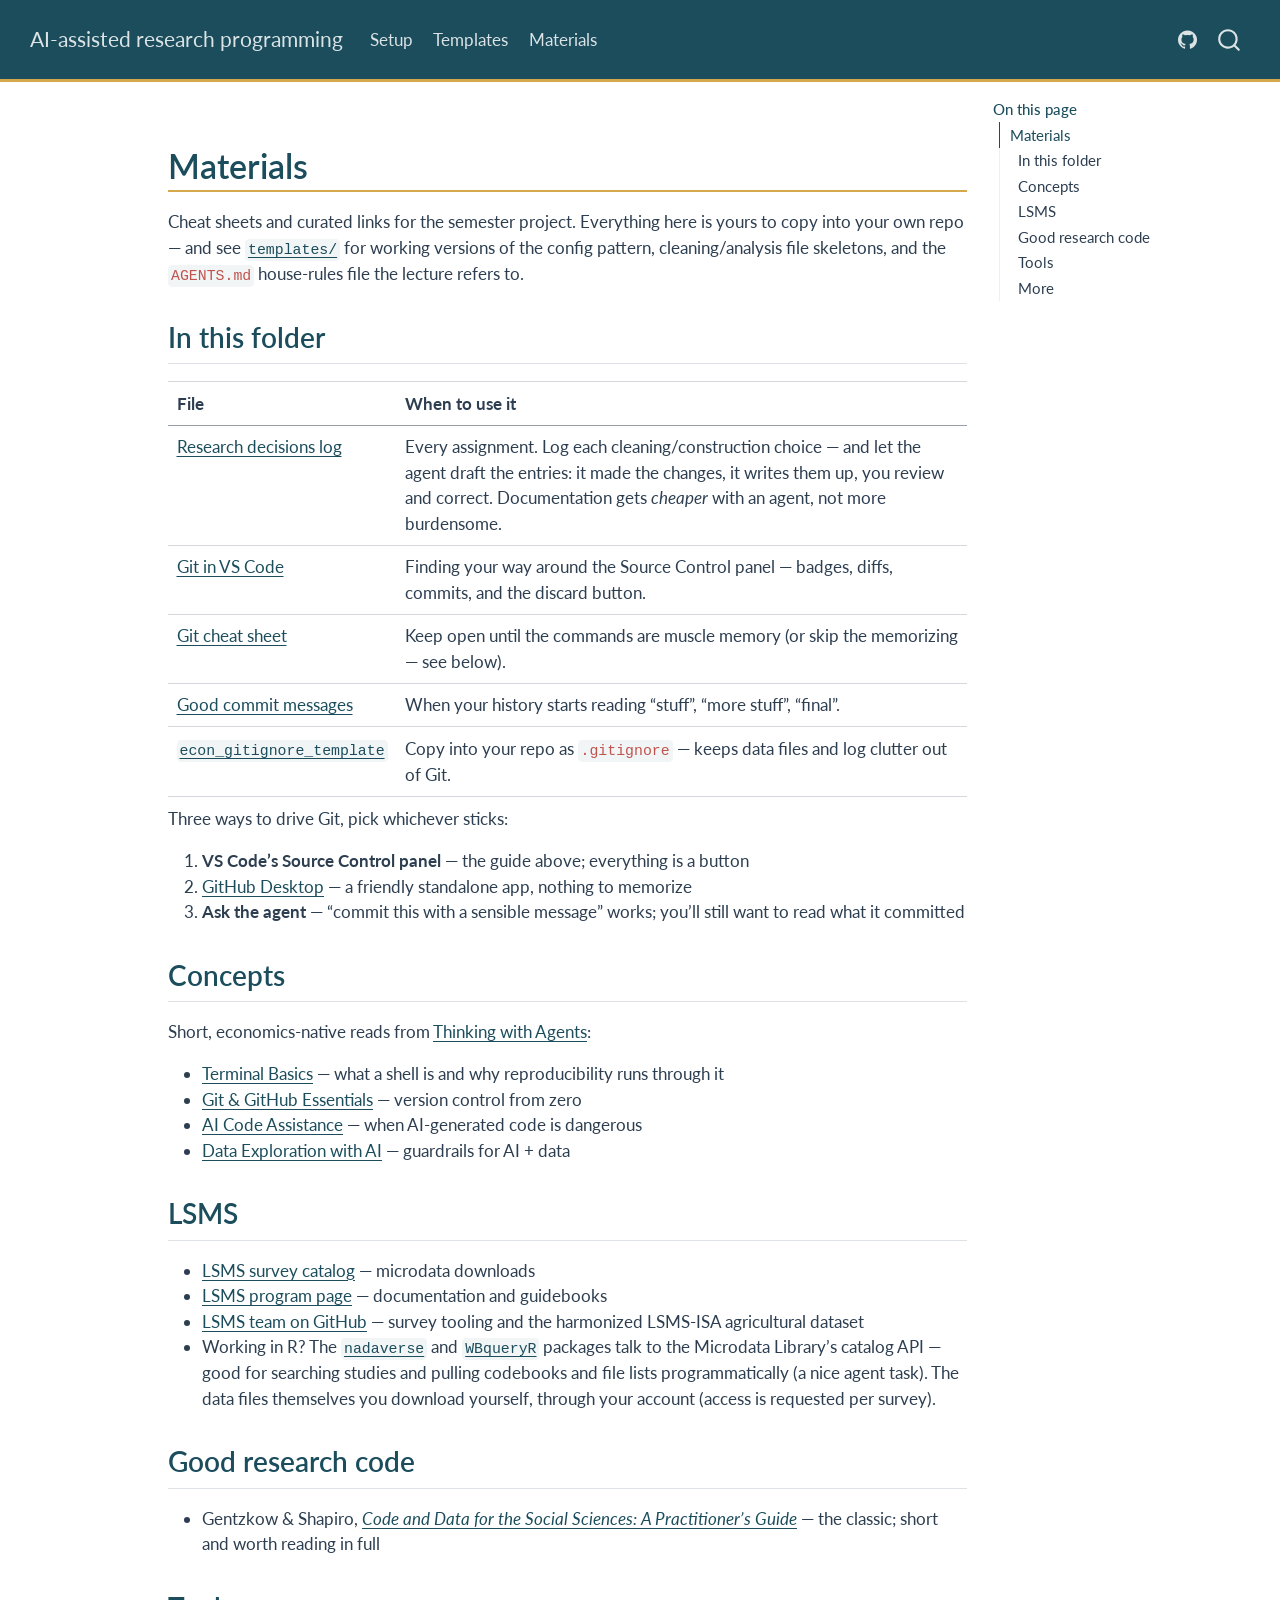
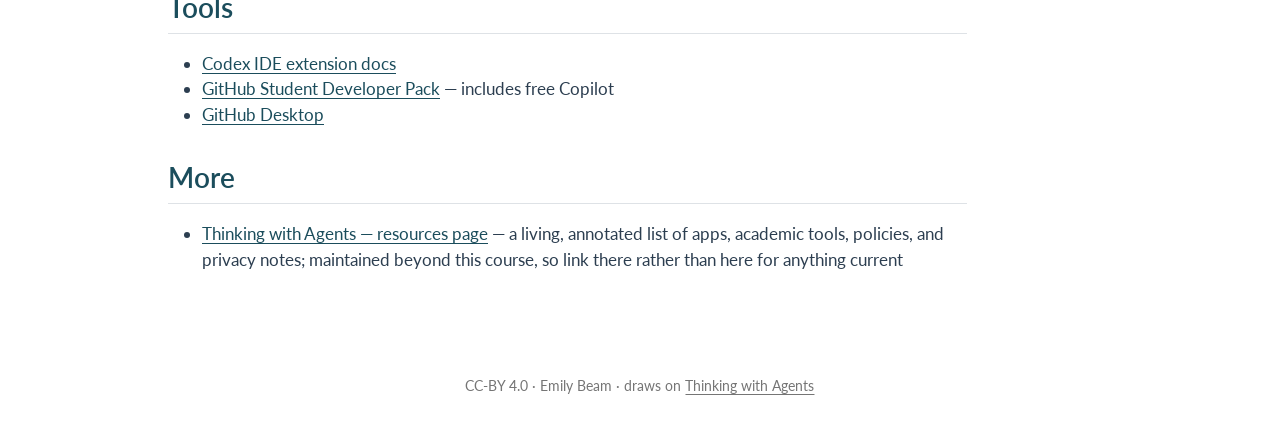
<file: docs/materials/README.html>
<!DOCTYPE html>
<html xmlns="http://www.w3.org/1999/xhtml" lang="en" xml:lang="en"><head>

<meta charset="utf-8">
<meta name="generator" content="quarto-1.8.27">

<meta name="viewport" content="width=device-width, initial-scale=1.0, user-scalable=yes">


<title>readme – AI-assisted research programming</title>
<style>
code{white-space: pre-wrap;}
span.smallcaps{font-variant: small-caps;}
div.columns{display: flex; gap: min(4vw, 1.5em);}
div.column{flex: auto; overflow-x: auto;}
div.hanging-indent{margin-left: 1.5em; text-indent: -1.5em;}
ul.task-list{list-style: none;}
ul.task-list li input[type="checkbox"] {
  width: 0.8em;
  margin: 0 0.8em 0.2em -1em; /* quarto-specific, see https://github.com/quarto-dev/quarto-cli/issues/4556 */ 
  vertical-align: middle;
}
</style>


<script src="../site_libs/quarto-nav/quarto-nav.js"></script>
<script src="../site_libs/quarto-nav/headroom.min.js"></script>
<script src="../site_libs/clipboard/clipboard.min.js"></script>
<script src="../site_libs/quarto-search/autocomplete.umd.js"></script>
<script src="../site_libs/quarto-search/fuse.min.js"></script>
<script src="../site_libs/quarto-search/quarto-search.js"></script>
<meta name="quarto:offset" content="../">
<script src="../site_libs/quarto-html/quarto.js" type="module"></script>
<script src="../site_libs/quarto-html/tabsets/tabsets.js" type="module"></script>
<script src="../site_libs/quarto-html/axe/axe-check.js" type="module"></script>
<script src="../site_libs/quarto-html/popper.min.js"></script>
<script src="../site_libs/quarto-html/tippy.umd.min.js"></script>
<script src="../site_libs/quarto-html/anchor.min.js"></script>
<link href="../site_libs/quarto-html/tippy.css" rel="stylesheet">
<link href="../site_libs/quarto-html/quarto-syntax-highlighting-ed96de9b727972fe78a7b5d16c58bf87.css" rel="stylesheet" id="quarto-text-highlighting-styles">
<script src="../site_libs/bootstrap/bootstrap.min.js"></script>
<link href="../site_libs/bootstrap/bootstrap-icons.css" rel="stylesheet">
<link href="../site_libs/bootstrap/bootstrap-62cad050edf1ffa426666a7ce3790da1.min.css" rel="stylesheet" append-hash="true" id="quarto-bootstrap" data-mode="light">
<script id="quarto-search-options" type="application/json">{
  "location": "navbar",
  "copy-button": false,
  "collapse-after": 3,
  "panel-placement": "end",
  "type": "overlay",
  "limit": 50,
  "keyboard-shortcut": [
    "f",
    "/",
    "s"
  ],
  "show-item-context": false,
  "language": {
    "search-no-results-text": "No results",
    "search-matching-documents-text": "matching documents",
    "search-copy-link-title": "Copy link to search",
    "search-hide-matches-text": "Hide additional matches",
    "search-more-match-text": "more match in this document",
    "search-more-matches-text": "more matches in this document",
    "search-clear-button-title": "Clear",
    "search-text-placeholder": "",
    "search-detached-cancel-button-title": "Cancel",
    "search-submit-button-title": "Submit",
    "search-label": "Search"
  }
}</script>


</head>

<body class="nav-fixed quarto-light">

<div id="quarto-search-results"></div>
  <header id="quarto-header" class="headroom fixed-top">
    <nav class="navbar navbar-expand-lg " data-bs-theme="dark">
      <div class="navbar-container container-fluid">
      <div class="navbar-brand-container mx-auto">
    <a class="navbar-brand" href="../index.html">
    <span class="navbar-title">AI-assisted research programming</span>
    </a>
  </div>
            <div id="quarto-search" class="" title="Search"></div>
          <button class="navbar-toggler" type="button" data-bs-toggle="collapse" data-bs-target="#navbarCollapse" aria-controls="navbarCollapse" role="menu" aria-expanded="false" aria-label="Toggle navigation" onclick="if (window.quartoToggleHeadroom) { window.quartoToggleHeadroom(); }">
  <span class="navbar-toggler-icon"></span>
</button>
          <div class="collapse navbar-collapse" id="navbarCollapse">
            <ul class="navbar-nav navbar-nav-scroll me-auto">
  <li class="nav-item">
    <a class="nav-link" href="../setup/README.html"> 
<span class="menu-text">Setup</span></a>
  </li>  
  <li class="nav-item">
    <a class="nav-link" href="../templates/README.html"> 
<span class="menu-text">Templates</span></a>
  </li>  
  <li class="nav-item">
    <a class="nav-link active" href="../materials/README.html" aria-current="page"> 
<span class="menu-text">Materials</span></a>
  </li>  
</ul>
            <ul class="navbar-nav navbar-nav-scroll ms-auto">
  <li class="nav-item compact">
    <a class="nav-link" href="https://github.com/eabeam/umd-dev-econ-ai"> <i class="bi bi-github" role="img" aria-label="GitHub">
</i> 
<span class="menu-text"></span></a>
  </li>  
</ul>
          </div> <!-- /navcollapse -->
            <div class="quarto-navbar-tools">
</div>
      </div> <!-- /container-fluid -->
    </nav>
</header>
<!-- content -->
<div id="quarto-content" class="quarto-container page-columns page-rows-contents page-layout-article page-navbar">
<!-- sidebar -->
<!-- margin-sidebar -->
    <div id="quarto-margin-sidebar" class="sidebar margin-sidebar">
        <nav id="TOC" role="doc-toc" class="toc-active">
    <h2 id="toc-title">On this page</h2>
   
  <ul>
  <li><a href="#materials" id="toc-materials" class="nav-link active" data-scroll-target="#materials">Materials</a>
  <ul class="collapse">
  <li><a href="#in-this-folder" id="toc-in-this-folder" class="nav-link" data-scroll-target="#in-this-folder">In this folder</a></li>
  <li><a href="#concepts" id="toc-concepts" class="nav-link" data-scroll-target="#concepts">Concepts</a></li>
  <li><a href="#lsms" id="toc-lsms" class="nav-link" data-scroll-target="#lsms">LSMS</a></li>
  <li><a href="#good-research-code" id="toc-good-research-code" class="nav-link" data-scroll-target="#good-research-code">Good research code</a></li>
  <li><a href="#tools" id="toc-tools" class="nav-link" data-scroll-target="#tools">Tools</a></li>
  <li><a href="#more" id="toc-more" class="nav-link" data-scroll-target="#more">More</a></li>
  </ul></li>
  </ul>
</nav>
    </div>
<!-- main -->
<main class="content" id="quarto-document-content"><header id="title-block-header" class="quarto-title-block"></header>




<section id="materials" class="level1">
<h1>Materials</h1>
<p>Cheat sheets and curated links for the semester project. Everything here is yours to copy into your own repo — and see <a href="../templates/README.html"><code>templates/</code></a> for working versions of the config pattern, cleaning/analysis file skeletons, and the <code>AGENTS.md</code> house-rules file the lecture refers to.</p>
<section id="in-this-folder" class="level2">
<h2 class="anchored" data-anchor-id="in-this-folder">In this folder</h2>
<table class="caption-top table">
<thead>
<tr class="header">
<th>File</th>
<th>When to use it</th>
</tr>
</thead>
<tbody>
<tr class="odd">
<td><a href="../materials/cleaning_decision_log.html">Research decisions log</a></td>
<td>Every assignment. Log each cleaning/construction choice — and let the agent draft the entries: it made the changes, it writes them up, you review and correct. Documentation gets <em>cheaper</em> with an agent, not more burdensome.</td>
</tr>
<tr class="even">
<td><a href="../materials/git_in_vscode.html">Git in VS Code</a></td>
<td>Finding your way around the Source Control panel — badges, diffs, commits, and the discard button.</td>
</tr>
<tr class="odd">
<td><a href="../materials/git_cheatsheet.html">Git cheat sheet</a></td>
<td>Keep open until the commands are muscle memory (or skip the memorizing — see below).</td>
</tr>
<tr class="even">
<td><a href="../materials/good_commit_messages.html">Good commit messages</a></td>
<td>When your history starts reading “stuff”, “more stuff”, “final”.</td>
</tr>
<tr class="odd">
<td><a href="econ_gitignore_template"><code>econ_gitignore_template</code></a></td>
<td>Copy into your repo as <code>.gitignore</code> — keeps data files and log clutter out of Git.</td>
</tr>
</tbody>
</table>
<p>Three ways to drive Git, pick whichever sticks:</p>
<ol type="1">
<li><strong>VS Code’s Source Control panel</strong> — the guide above; everything is a button</li>
<li><strong><a href="https://desktop.github.com/">GitHub Desktop</a></strong> — a friendly standalone app, nothing to memorize</li>
<li><strong>Ask the agent</strong> — “commit this with a sensible message” works; you’ll still want to read what it committed</li>
</ol>
</section>
<section id="concepts" class="level2">
<h2 class="anchored" data-anchor-id="concepts">Concepts</h2>
<p>Short, economics-native reads from <a href="https://eabeam.github.io/teaching-ai/">Thinking with Agents</a>:</p>
<ul>
<li><a href="https://eabeam.github.io/teaching-ai/modules/b1-terminal-basics.html">Terminal Basics</a> — what a shell is and why reproducibility runs through it</li>
<li><a href="https://eabeam.github.io/teaching-ai/modules/b2-git-github.html">Git &amp; GitHub Essentials</a> — version control from zero</li>
<li><a href="https://eabeam.github.io/teaching-ai/modules/c2-code-assistance.html">AI Code Assistance</a> — when AI-generated code is dangerous</li>
<li><a href="https://eabeam.github.io/teaching-ai/modules/c3-data-exploration.html">Data Exploration with AI</a> — guardrails for AI + data</li>
</ul>
</section>
<section id="lsms" class="level2">
<h2 class="anchored" data-anchor-id="lsms">LSMS</h2>
<ul>
<li><a href="https://microdata.worldbank.org/index.php/catalog/lsms">LSMS survey catalog</a> — microdata downloads</li>
<li><a href="https://www.worldbank.org/en/programs/lsms">LSMS program page</a> — documentation and guidebooks</li>
<li><a href="https://github.com/lsms-worldbank">LSMS team on GitHub</a> — survey tooling and the harmonized LSMS-ISA agricultural dataset</li>
<li>Working in R? The <a href="https://cran.r-project.org/package=nadaverse"><code>nadaverse</code></a> and <a href="https://github.com/mathiasweidinger/WBqueryR"><code>WBqueryR</code></a> packages talk to the Microdata Library’s catalog API — good for searching studies and pulling codebooks and file lists programmatically (a nice agent task). The data files themselves you download yourself, through your account (access is requested per survey).</li>
</ul>
</section>
<section id="good-research-code" class="level2">
<h2 class="anchored" data-anchor-id="good-research-code">Good research code</h2>
<ul>
<li>Gentzkow &amp; Shapiro, <a href="https://web.stanford.edu/~gentzkow/research/CodeAndData.pdf"><em>Code and Data for the Social Sciences: A Practitioner’s Guide</em></a> — the classic; short and worth reading in full</li>
</ul>
</section>
<section id="tools" class="level2">
<h2 class="anchored" data-anchor-id="tools">Tools</h2>
<ul>
<li><a href="https://developers.openai.com/codex/ide">Codex IDE extension docs</a></li>
<li><a href="https://education.github.com/pack">GitHub Student Developer Pack</a> — includes free Copilot</li>
<li><a href="https://desktop.github.com/">GitHub Desktop</a></li>
</ul>
</section>
<section id="more" class="level2">
<h2 class="anchored" data-anchor-id="more">More</h2>
<ul>
<li><a href="https://eabeam.github.io/teaching-ai/modules/resources.html">Thinking with Agents — resources page</a> — a living, annotated list of apps, academic tools, policies, and privacy notes; maintained beyond this course, so link there rather than here for anything current</li>
</ul>


</section>
</section>

</main> <!-- /main -->
<script id="quarto-html-after-body" type="application/javascript">
  window.document.addEventListener("DOMContentLoaded", function (event) {
    const icon = "";
    const anchorJS = new window.AnchorJS();
    anchorJS.options = {
      placement: 'right',
      icon: icon
    };
    anchorJS.add('.anchored');
    const isCodeAnnotation = (el) => {
      for (const clz of el.classList) {
        if (clz.startsWith('code-annotation-')) {                     
          return true;
        }
      }
      return false;
    }
    const onCopySuccess = function(e) {
      // button target
      const button = e.trigger;
      // don't keep focus
      button.blur();
      // flash "checked"
      button.classList.add('code-copy-button-checked');
      var currentTitle = button.getAttribute("title");
      button.setAttribute("title", "Copied!");
      let tooltip;
      if (window.bootstrap) {
        button.setAttribute("data-bs-toggle", "tooltip");
        button.setAttribute("data-bs-placement", "left");
        button.setAttribute("data-bs-title", "Copied!");
        tooltip = new bootstrap.Tooltip(button, 
          { trigger: "manual", 
            customClass: "code-copy-button-tooltip",
            offset: [0, -8]});
        tooltip.show();    
      }
      setTimeout(function() {
        if (tooltip) {
          tooltip.hide();
          button.removeAttribute("data-bs-title");
          button.removeAttribute("data-bs-toggle");
          button.removeAttribute("data-bs-placement");
        }
        button.setAttribute("title", currentTitle);
        button.classList.remove('code-copy-button-checked');
      }, 1000);
      // clear code selection
      e.clearSelection();
    }
    const getTextToCopy = function(trigger) {
      const outerScaffold = trigger.parentElement.cloneNode(true);
      const codeEl = outerScaffold.querySelector('code');
      for (const childEl of codeEl.children) {
        if (isCodeAnnotation(childEl)) {
          childEl.remove();
        }
      }
      return codeEl.innerText;
    }
    const clipboard = new window.ClipboardJS('.code-copy-button:not([data-in-quarto-modal])', {
      text: getTextToCopy
    });
    clipboard.on('success', onCopySuccess);
    if (window.document.getElementById('quarto-embedded-source-code-modal')) {
      const clipboardModal = new window.ClipboardJS('.code-copy-button[data-in-quarto-modal]', {
        text: getTextToCopy,
        container: window.document.getElementById('quarto-embedded-source-code-modal')
      });
      clipboardModal.on('success', onCopySuccess);
    }
      var localhostRegex = new RegExp(/^(?:http|https):\/\/localhost\:?[0-9]*\//);
      var mailtoRegex = new RegExp(/^mailto:/);
        var filterRegex = new RegExp("https:\/\/eabeam\.github\.io\/umd-dev-econ-ai\/");
      var isInternal = (href) => {
          return filterRegex.test(href) || localhostRegex.test(href) || mailtoRegex.test(href);
      }
      // Inspect non-navigation links and adorn them if external
     var links = window.document.querySelectorAll('a[href]:not(.nav-link):not(.navbar-brand):not(.toc-action):not(.sidebar-link):not(.sidebar-item-toggle):not(.pagination-link):not(.no-external):not([aria-hidden]):not(.dropdown-item):not(.quarto-navigation-tool):not(.about-link)');
      for (var i=0; i<links.length; i++) {
        const link = links[i];
        if (!isInternal(link.href)) {
          // undo the damage that might have been done by quarto-nav.js in the case of
          // links that we want to consider external
          if (link.dataset.originalHref !== undefined) {
            link.href = link.dataset.originalHref;
          }
            // target, if specified
            link.setAttribute("target", "_blank");
            if (link.getAttribute("rel") === null) {
              link.setAttribute("rel", "noopener");
            }
        }
      }
    function tippyHover(el, contentFn, onTriggerFn, onUntriggerFn) {
      const config = {
        allowHTML: true,
        maxWidth: 500,
        delay: 100,
        arrow: false,
        appendTo: function(el) {
            return el.parentElement;
        },
        interactive: true,
        interactiveBorder: 10,
        theme: 'quarto',
        placement: 'bottom-start',
      };
      if (contentFn) {
        config.content = contentFn;
      }
      if (onTriggerFn) {
        config.onTrigger = onTriggerFn;
      }
      if (onUntriggerFn) {
        config.onUntrigger = onUntriggerFn;
      }
      window.tippy(el, config); 
    }
    const noterefs = window.document.querySelectorAll('a[role="doc-noteref"]');
    for (var i=0; i<noterefs.length; i++) {
      const ref = noterefs[i];
      tippyHover(ref, function() {
        // use id or data attribute instead here
        let href = ref.getAttribute('data-footnote-href') || ref.getAttribute('href');
        try { href = new URL(href).hash; } catch {}
        const id = href.replace(/^#\/?/, "");
        const note = window.document.getElementById(id);
        if (note) {
          return note.innerHTML;
        } else {
          return "";
        }
      });
    }
    const xrefs = window.document.querySelectorAll('a.quarto-xref');
    const processXRef = (id, note) => {
      // Strip column container classes
      const stripColumnClz = (el) => {
        el.classList.remove("page-full", "page-columns");
        if (el.children) {
          for (const child of el.children) {
            stripColumnClz(child);
          }
        }
      }
      stripColumnClz(note)
      if (id === null || id.startsWith('sec-')) {
        // Special case sections, only their first couple elements
        const container = document.createElement("div");
        if (note.children && note.children.length > 2) {
          container.appendChild(note.children[0].cloneNode(true));
          for (let i = 1; i < note.children.length; i++) {
            const child = note.children[i];
            if (child.tagName === "P" && child.innerText === "") {
              continue;
            } else {
              container.appendChild(child.cloneNode(true));
              break;
            }
          }
          if (window.Quarto?.typesetMath) {
            window.Quarto.typesetMath(container);
          }
          return container.innerHTML
        } else {
          if (window.Quarto?.typesetMath) {
            window.Quarto.typesetMath(note);
          }
          return note.innerHTML;
        }
      } else {
        // Remove any anchor links if they are present
        const anchorLink = note.querySelector('a.anchorjs-link');
        if (anchorLink) {
          anchorLink.remove();
        }
        if (window.Quarto?.typesetMath) {
          window.Quarto.typesetMath(note);
        }
        if (note.classList.contains("callout")) {
          return note.outerHTML;
        } else {
          return note.innerHTML;
        }
      }
    }
    for (var i=0; i<xrefs.length; i++) {
      const xref = xrefs[i];
      tippyHover(xref, undefined, function(instance) {
        instance.disable();
        let url = xref.getAttribute('href');
        let hash = undefined; 
        if (url.startsWith('#')) {
          hash = url;
        } else {
          try { hash = new URL(url).hash; } catch {}
        }
        if (hash) {
          const id = hash.replace(/^#\/?/, "");
          const note = window.document.getElementById(id);
          if (note !== null) {
            try {
              const html = processXRef(id, note.cloneNode(true));
              instance.setContent(html);
            } finally {
              instance.enable();
              instance.show();
            }
          } else {
            // See if we can fetch this
            fetch(url.split('#')[0])
            .then(res => res.text())
            .then(html => {
              const parser = new DOMParser();
              const htmlDoc = parser.parseFromString(html, "text/html");
              const note = htmlDoc.getElementById(id);
              if (note !== null) {
                const html = processXRef(id, note);
                instance.setContent(html);
              } 
            }).finally(() => {
              instance.enable();
              instance.show();
            });
          }
        } else {
          // See if we can fetch a full url (with no hash to target)
          // This is a special case and we should probably do some content thinning / targeting
          fetch(url)
          .then(res => res.text())
          .then(html => {
            const parser = new DOMParser();
            const htmlDoc = parser.parseFromString(html, "text/html");
            const note = htmlDoc.querySelector('main.content');
            if (note !== null) {
              // This should only happen for chapter cross references
              // (since there is no id in the URL)
              // remove the first header
              if (note.children.length > 0 && note.children[0].tagName === "HEADER") {
                note.children[0].remove();
              }
              const html = processXRef(null, note);
              instance.setContent(html);
            } 
          }).finally(() => {
            instance.enable();
            instance.show();
          });
        }
      }, function(instance) {
      });
    }
        let selectedAnnoteEl;
        const selectorForAnnotation = ( cell, annotation) => {
          let cellAttr = 'data-code-cell="' + cell + '"';
          let lineAttr = 'data-code-annotation="' +  annotation + '"';
          const selector = 'span[' + cellAttr + '][' + lineAttr + ']';
          return selector;
        }
        const selectCodeLines = (annoteEl) => {
          const doc = window.document;
          const targetCell = annoteEl.getAttribute("data-target-cell");
          const targetAnnotation = annoteEl.getAttribute("data-target-annotation");
          const annoteSpan = window.document.querySelector(selectorForAnnotation(targetCell, targetAnnotation));
          const lines = annoteSpan.getAttribute("data-code-lines").split(",");
          const lineIds = lines.map((line) => {
            return targetCell + "-" + line;
          })
          let top = null;
          let height = null;
          let parent = null;
          if (lineIds.length > 0) {
              //compute the position of the single el (top and bottom and make a div)
              const el = window.document.getElementById(lineIds[0]);
              top = el.offsetTop;
              height = el.offsetHeight;
              parent = el.parentElement.parentElement;
            if (lineIds.length > 1) {
              const lastEl = window.document.getElementById(lineIds[lineIds.length - 1]);
              const bottom = lastEl.offsetTop + lastEl.offsetHeight;
              height = bottom - top;
            }
            if (top !== null && height !== null && parent !== null) {
              // cook up a div (if necessary) and position it 
              let div = window.document.getElementById("code-annotation-line-highlight");
              if (div === null) {
                div = window.document.createElement("div");
                div.setAttribute("id", "code-annotation-line-highlight");
                div.style.position = 'absolute';
                parent.appendChild(div);
              }
              div.style.top = top - 2 + "px";
              div.style.height = height + 4 + "px";
              div.style.left = 0;
              let gutterDiv = window.document.getElementById("code-annotation-line-highlight-gutter");
              if (gutterDiv === null) {
                gutterDiv = window.document.createElement("div");
                gutterDiv.setAttribute("id", "code-annotation-line-highlight-gutter");
                gutterDiv.style.position = 'absolute';
                const codeCell = window.document.getElementById(targetCell);
                const gutter = codeCell.querySelector('.code-annotation-gutter');
                gutter.appendChild(gutterDiv);
              }
              gutterDiv.style.top = top - 2 + "px";
              gutterDiv.style.height = height + 4 + "px";
            }
            selectedAnnoteEl = annoteEl;
          }
        };
        const unselectCodeLines = () => {
          const elementsIds = ["code-annotation-line-highlight", "code-annotation-line-highlight-gutter"];
          elementsIds.forEach((elId) => {
            const div = window.document.getElementById(elId);
            if (div) {
              div.remove();
            }
          });
          selectedAnnoteEl = undefined;
        };
          // Handle positioning of the toggle
      window.addEventListener(
        "resize",
        throttle(() => {
          elRect = undefined;
          if (selectedAnnoteEl) {
            selectCodeLines(selectedAnnoteEl);
          }
        }, 10)
      );
      function throttle(fn, ms) {
      let throttle = false;
      let timer;
        return (...args) => {
          if(!throttle) { // first call gets through
              fn.apply(this, args);
              throttle = true;
          } else { // all the others get throttled
              if(timer) clearTimeout(timer); // cancel #2
              timer = setTimeout(() => {
                fn.apply(this, args);
                timer = throttle = false;
              }, ms);
          }
        };
      }
        // Attach click handler to the DT
        const annoteDls = window.document.querySelectorAll('dt[data-target-cell]');
        for (const annoteDlNode of annoteDls) {
          annoteDlNode.addEventListener('click', (event) => {
            const clickedEl = event.target;
            if (clickedEl !== selectedAnnoteEl) {
              unselectCodeLines();
              const activeEl = window.document.querySelector('dt[data-target-cell].code-annotation-active');
              if (activeEl) {
                activeEl.classList.remove('code-annotation-active');
              }
              selectCodeLines(clickedEl);
              clickedEl.classList.add('code-annotation-active');
            } else {
              // Unselect the line
              unselectCodeLines();
              clickedEl.classList.remove('code-annotation-active');
            }
          });
        }
    const findCites = (el) => {
      const parentEl = el.parentElement;
      if (parentEl) {
        const cites = parentEl.dataset.cites;
        if (cites) {
          return {
            el,
            cites: cites.split(' ')
          };
        } else {
          return findCites(el.parentElement)
        }
      } else {
        return undefined;
      }
    };
    var bibliorefs = window.document.querySelectorAll('a[role="doc-biblioref"]');
    for (var i=0; i<bibliorefs.length; i++) {
      const ref = bibliorefs[i];
      const citeInfo = findCites(ref);
      if (citeInfo) {
        tippyHover(citeInfo.el, function() {
          var popup = window.document.createElement('div');
          citeInfo.cites.forEach(function(cite) {
            var citeDiv = window.document.createElement('div');
            citeDiv.classList.add('hanging-indent');
            citeDiv.classList.add('csl-entry');
            var biblioDiv = window.document.getElementById('ref-' + cite);
            if (biblioDiv) {
              citeDiv.innerHTML = biblioDiv.innerHTML;
            }
            popup.appendChild(citeDiv);
          });
          return popup.innerHTML;
        });
      }
    }
  });
  </script>
</div> <!-- /content -->
<footer class="footer">
  <div class="nav-footer">
    <div class="nav-footer-left">
      &nbsp;
    </div>   
    <div class="nav-footer-center">
<p>CC-BY 4.0 · Emily Beam · draws on <a href="https://eabeam.github.io/teaching-ai/">Thinking with Agents</a></p>
</div>
    <div class="nav-footer-right">
      &nbsp;
    </div>
  </div>
</footer>




</body></html>
</file>
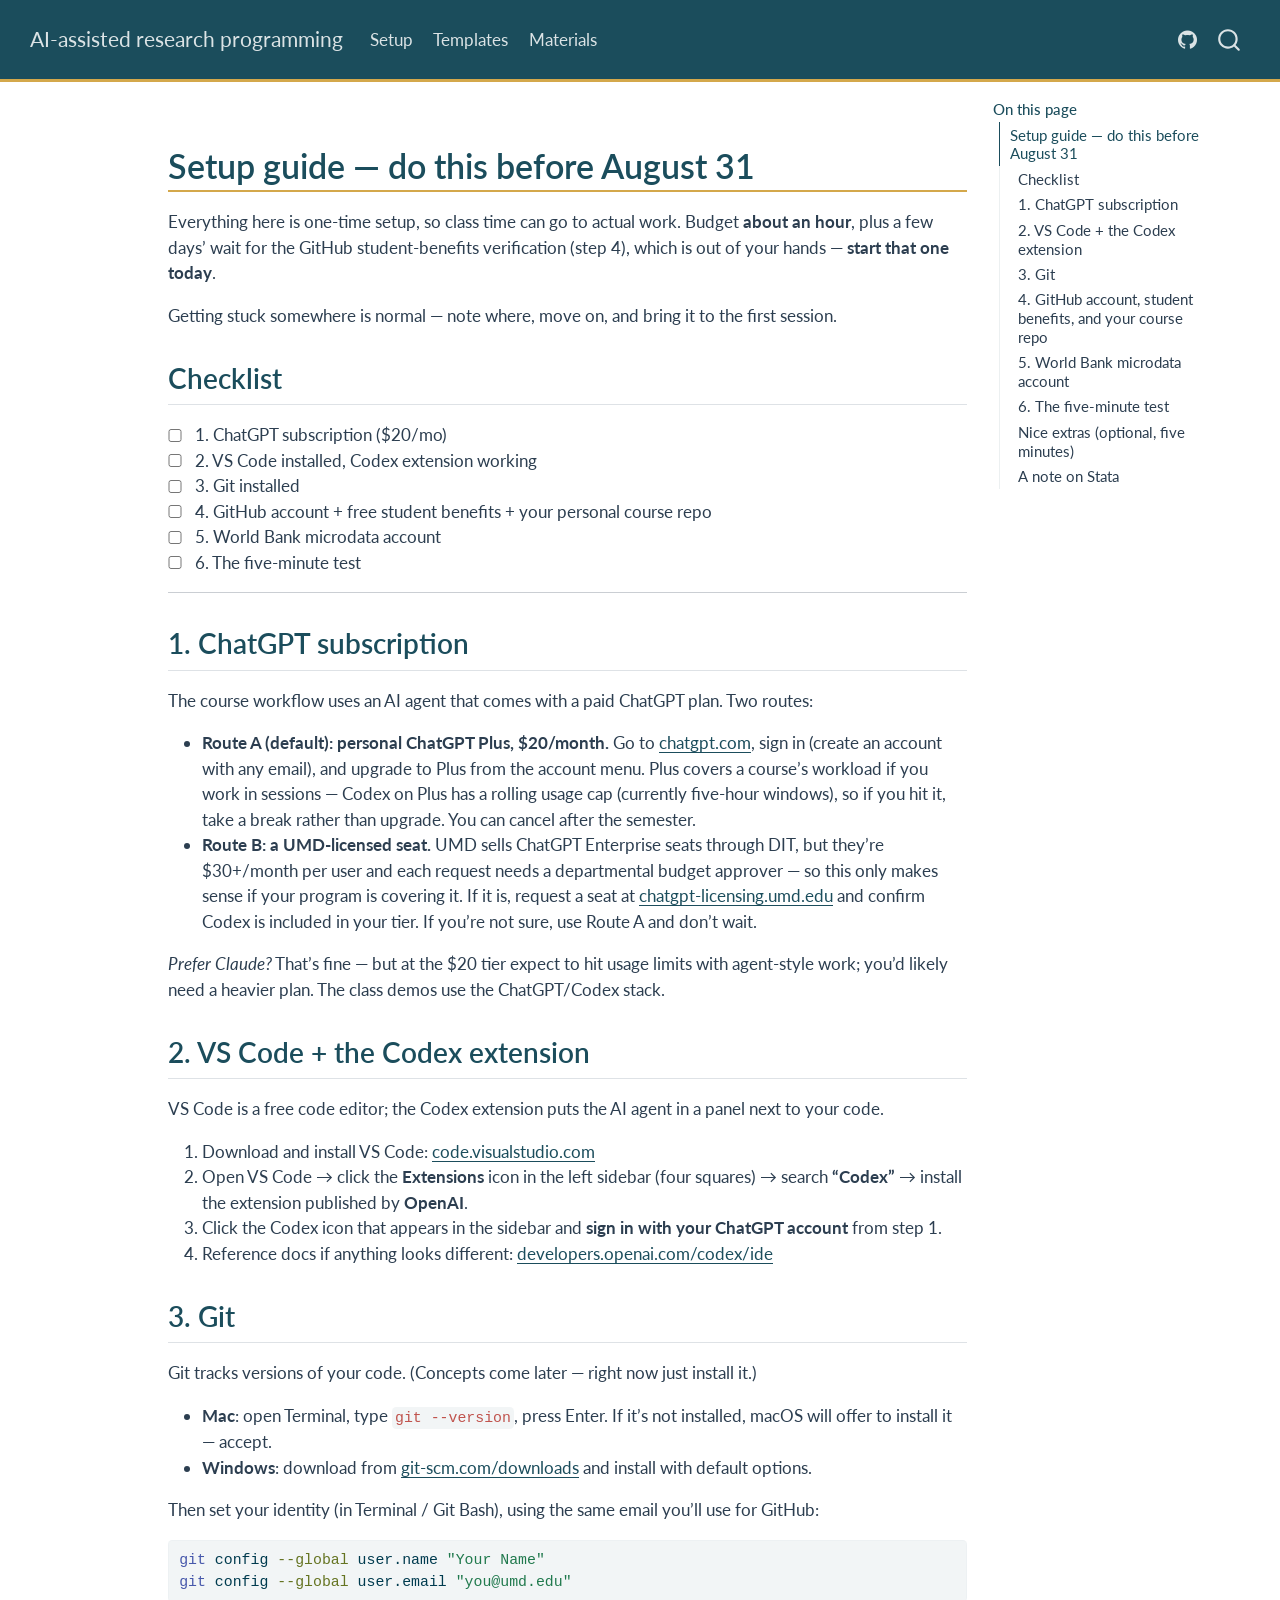
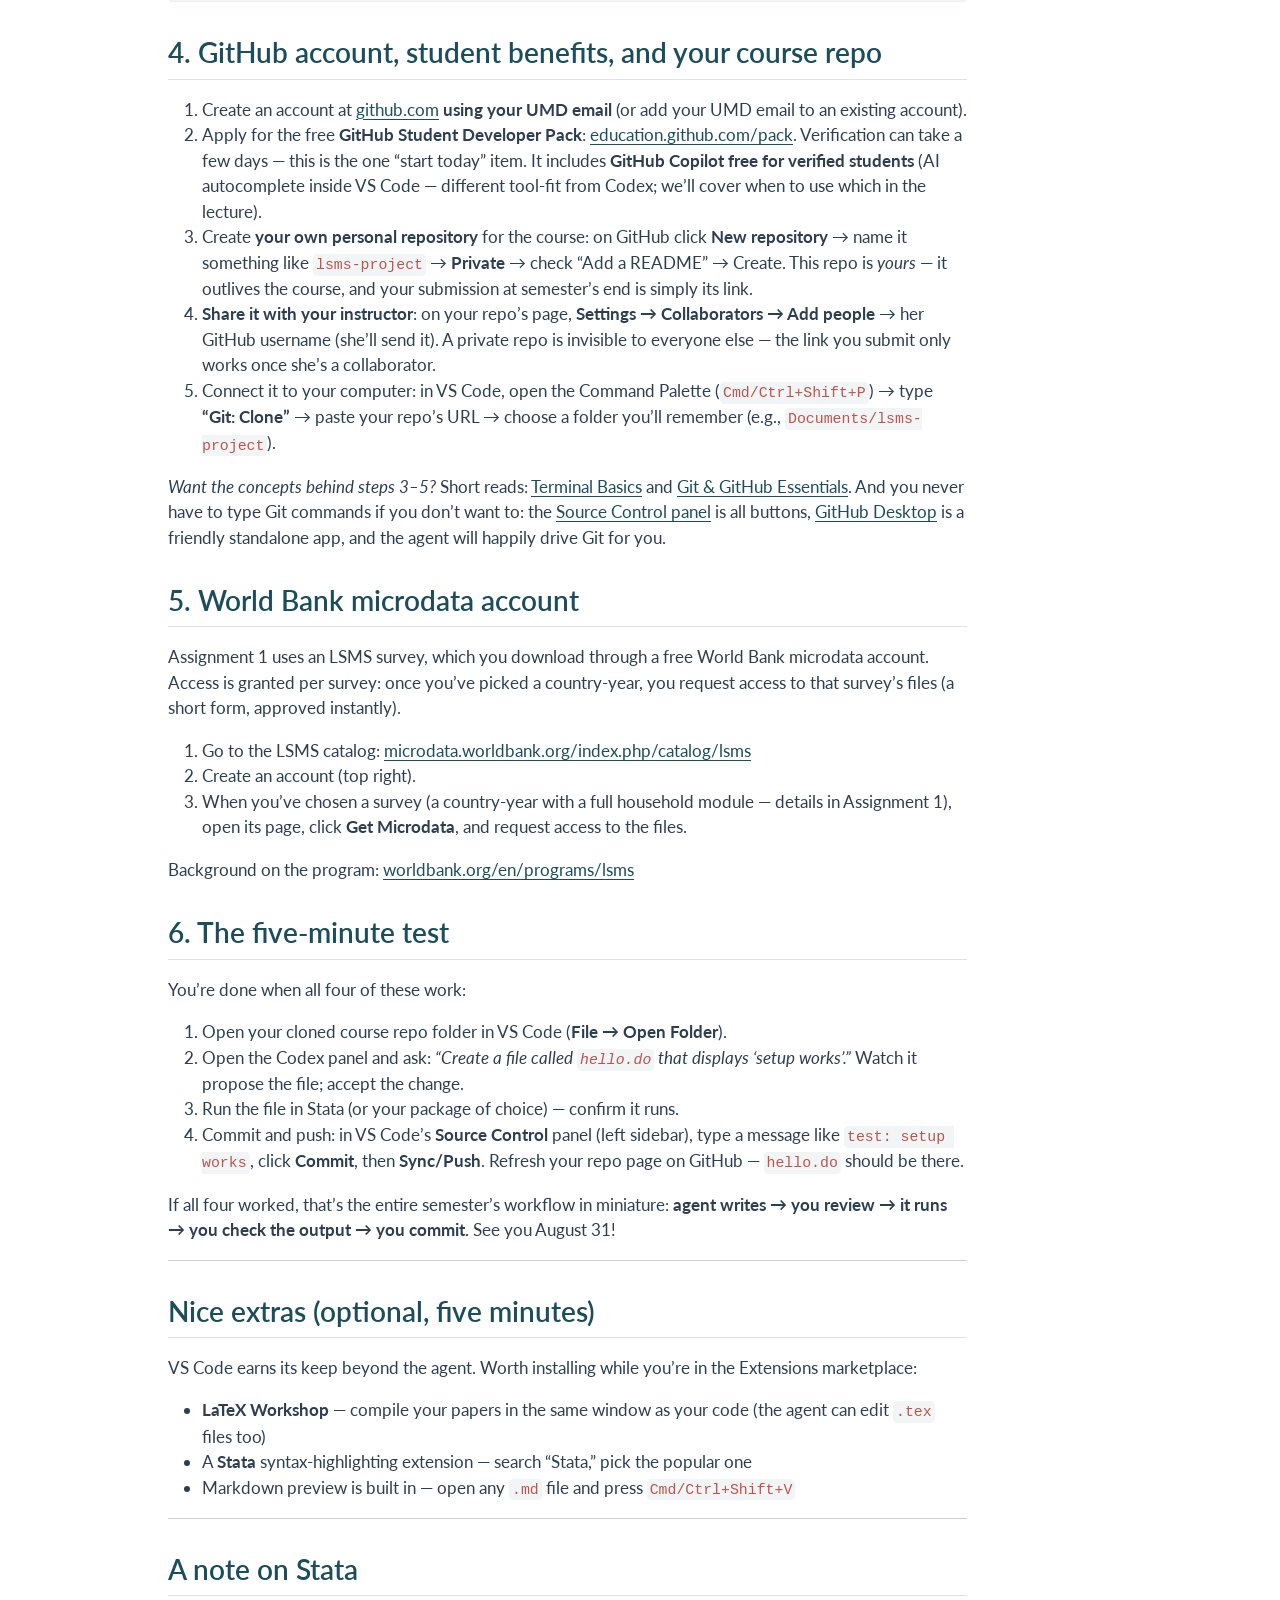
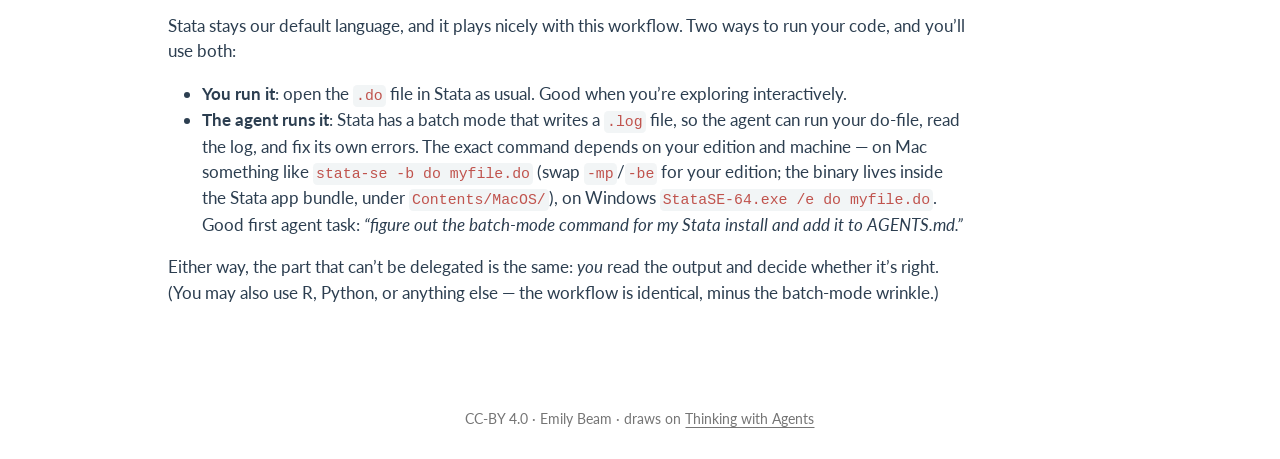
<file: docs/setup/README.html>
<!DOCTYPE html>
<html xmlns="http://www.w3.org/1999/xhtml" lang="en" xml:lang="en"><head>

<meta charset="utf-8">
<meta name="generator" content="quarto-1.8.27">

<meta name="viewport" content="width=device-width, initial-scale=1.0, user-scalable=yes">


<title>readme – AI-assisted research programming</title>
<style>
code{white-space: pre-wrap;}
span.smallcaps{font-variant: small-caps;}
div.columns{display: flex; gap: min(4vw, 1.5em);}
div.column{flex: auto; overflow-x: auto;}
div.hanging-indent{margin-left: 1.5em; text-indent: -1.5em;}
ul.task-list{list-style: none;}
ul.task-list li input[type="checkbox"] {
  width: 0.8em;
  margin: 0 0.8em 0.2em -1em; /* quarto-specific, see https://github.com/quarto-dev/quarto-cli/issues/4556 */ 
  vertical-align: middle;
}
/* CSS for syntax highlighting */
html { -webkit-text-size-adjust: 100%; }
pre > code.sourceCode { white-space: pre; position: relative; }
pre > code.sourceCode > span { display: inline-block; line-height: 1.25; }
pre > code.sourceCode > span:empty { height: 1.2em; }
.sourceCode { overflow: visible; }
code.sourceCode > span { color: inherit; text-decoration: inherit; }
div.sourceCode { margin: 1em 0; }
pre.sourceCode { margin: 0; }
@media screen {
div.sourceCode { overflow: auto; }
}
@media print {
pre > code.sourceCode { white-space: pre-wrap; }
pre > code.sourceCode > span { text-indent: -5em; padding-left: 5em; }
}
pre.numberSource code
  { counter-reset: source-line 0; }
pre.numberSource code > span
  { position: relative; left: -4em; counter-increment: source-line; }
pre.numberSource code > span > a:first-child::before
  { content: counter(source-line);
    position: relative; left: -1em; text-align: right; vertical-align: baseline;
    border: none; display: inline-block;
    -webkit-touch-callout: none; -webkit-user-select: none;
    -khtml-user-select: none; -moz-user-select: none;
    -ms-user-select: none; user-select: none;
    padding: 0 4px; width: 4em;
  }
pre.numberSource { margin-left: 3em;  padding-left: 4px; }
div.sourceCode
  {   }
@media screen {
pre > code.sourceCode > span > a:first-child::before { text-decoration: underline; }
}
</style>


<script src="../site_libs/quarto-nav/quarto-nav.js"></script>
<script src="../site_libs/quarto-nav/headroom.min.js"></script>
<script src="../site_libs/clipboard/clipboard.min.js"></script>
<script src="../site_libs/quarto-search/autocomplete.umd.js"></script>
<script src="../site_libs/quarto-search/fuse.min.js"></script>
<script src="../site_libs/quarto-search/quarto-search.js"></script>
<meta name="quarto:offset" content="../">
<script src="../site_libs/quarto-html/quarto.js" type="module"></script>
<script src="../site_libs/quarto-html/tabsets/tabsets.js" type="module"></script>
<script src="../site_libs/quarto-html/axe/axe-check.js" type="module"></script>
<script src="../site_libs/quarto-html/popper.min.js"></script>
<script src="../site_libs/quarto-html/tippy.umd.min.js"></script>
<script src="../site_libs/quarto-html/anchor.min.js"></script>
<link href="../site_libs/quarto-html/tippy.css" rel="stylesheet">
<link href="../site_libs/quarto-html/quarto-syntax-highlighting-ed96de9b727972fe78a7b5d16c58bf87.css" rel="stylesheet" id="quarto-text-highlighting-styles">
<script src="../site_libs/bootstrap/bootstrap.min.js"></script>
<link href="../site_libs/bootstrap/bootstrap-icons.css" rel="stylesheet">
<link href="../site_libs/bootstrap/bootstrap-62cad050edf1ffa426666a7ce3790da1.min.css" rel="stylesheet" append-hash="true" id="quarto-bootstrap" data-mode="light">
<script id="quarto-search-options" type="application/json">{
  "location": "navbar",
  "copy-button": false,
  "collapse-after": 3,
  "panel-placement": "end",
  "type": "overlay",
  "limit": 50,
  "keyboard-shortcut": [
    "f",
    "/",
    "s"
  ],
  "show-item-context": false,
  "language": {
    "search-no-results-text": "No results",
    "search-matching-documents-text": "matching documents",
    "search-copy-link-title": "Copy link to search",
    "search-hide-matches-text": "Hide additional matches",
    "search-more-match-text": "more match in this document",
    "search-more-matches-text": "more matches in this document",
    "search-clear-button-title": "Clear",
    "search-text-placeholder": "",
    "search-detached-cancel-button-title": "Cancel",
    "search-submit-button-title": "Submit",
    "search-label": "Search"
  }
}</script>


</head>

<body class="nav-fixed quarto-light">

<div id="quarto-search-results"></div>
  <header id="quarto-header" class="headroom fixed-top">
    <nav class="navbar navbar-expand-lg " data-bs-theme="dark">
      <div class="navbar-container container-fluid">
      <div class="navbar-brand-container mx-auto">
    <a class="navbar-brand" href="../index.html">
    <span class="navbar-title">AI-assisted research programming</span>
    </a>
  </div>
            <div id="quarto-search" class="" title="Search"></div>
          <button class="navbar-toggler" type="button" data-bs-toggle="collapse" data-bs-target="#navbarCollapse" aria-controls="navbarCollapse" role="menu" aria-expanded="false" aria-label="Toggle navigation" onclick="if (window.quartoToggleHeadroom) { window.quartoToggleHeadroom(); }">
  <span class="navbar-toggler-icon"></span>
</button>
          <div class="collapse navbar-collapse" id="navbarCollapse">
            <ul class="navbar-nav navbar-nav-scroll me-auto">
  <li class="nav-item">
    <a class="nav-link active" href="../setup/README.html" aria-current="page"> 
<span class="menu-text">Setup</span></a>
  </li>  
  <li class="nav-item">
    <a class="nav-link" href="../templates/README.html"> 
<span class="menu-text">Templates</span></a>
  </li>  
  <li class="nav-item">
    <a class="nav-link" href="../materials/README.html"> 
<span class="menu-text">Materials</span></a>
  </li>  
</ul>
            <ul class="navbar-nav navbar-nav-scroll ms-auto">
  <li class="nav-item compact">
    <a class="nav-link" href="https://github.com/eabeam/umd-dev-econ-ai"> <i class="bi bi-github" role="img" aria-label="GitHub">
</i> 
<span class="menu-text"></span></a>
  </li>  
</ul>
          </div> <!-- /navcollapse -->
            <div class="quarto-navbar-tools">
</div>
      </div> <!-- /container-fluid -->
    </nav>
</header>
<!-- content -->
<div id="quarto-content" class="quarto-container page-columns page-rows-contents page-layout-article page-navbar">
<!-- sidebar -->
<!-- margin-sidebar -->
    <div id="quarto-margin-sidebar" class="sidebar margin-sidebar">
        <nav id="TOC" role="doc-toc" class="toc-active">
    <h2 id="toc-title">On this page</h2>
   
  <ul>
  <li><a href="#setup-guide-do-this-before-august-31" id="toc-setup-guide-do-this-before-august-31" class="nav-link active" data-scroll-target="#setup-guide-do-this-before-august-31">Setup guide — do this before August 31</a>
  <ul class="collapse">
  <li><a href="#checklist" id="toc-checklist" class="nav-link" data-scroll-target="#checklist">Checklist</a></li>
  <li><a href="#chatgpt-subscription" id="toc-chatgpt-subscription" class="nav-link" data-scroll-target="#chatgpt-subscription">1. ChatGPT subscription</a></li>
  <li><a href="#vs-code-the-codex-extension" id="toc-vs-code-the-codex-extension" class="nav-link" data-scroll-target="#vs-code-the-codex-extension">2. VS Code + the Codex extension</a></li>
  <li><a href="#git" id="toc-git" class="nav-link" data-scroll-target="#git">3. Git</a></li>
  <li><a href="#github-account-student-benefits-and-your-course-repo" id="toc-github-account-student-benefits-and-your-course-repo" class="nav-link" data-scroll-target="#github-account-student-benefits-and-your-course-repo">4. GitHub account, student benefits, and your course repo</a></li>
  <li><a href="#world-bank-microdata-account" id="toc-world-bank-microdata-account" class="nav-link" data-scroll-target="#world-bank-microdata-account">5. World Bank microdata account</a></li>
  <li><a href="#the-five-minute-test" id="toc-the-five-minute-test" class="nav-link" data-scroll-target="#the-five-minute-test">6. The five-minute test</a></li>
  <li><a href="#nice-extras-optional-five-minutes" id="toc-nice-extras-optional-five-minutes" class="nav-link" data-scroll-target="#nice-extras-optional-five-minutes">Nice extras (optional, five minutes)</a></li>
  <li><a href="#a-note-on-stata" id="toc-a-note-on-stata" class="nav-link" data-scroll-target="#a-note-on-stata">A note on Stata</a></li>
  </ul></li>
  </ul>
</nav>
    </div>
<!-- main -->
<main class="content" id="quarto-document-content"><header id="title-block-header" class="quarto-title-block"></header>




<section id="setup-guide-do-this-before-august-31" class="level1">
<h1>Setup guide — do this before August 31</h1>
<p>Everything here is one-time setup, so class time can go to actual work. Budget <strong>about an hour</strong>, plus a few days’ wait for the GitHub student-benefits verification (step 4), which is out of your hands — <strong>start that one today</strong>.</p>
<p>Getting stuck somewhere is normal — note where, move on, and bring it to the first session.</p>
<section id="checklist" class="level2">
<h2 class="anchored" data-anchor-id="checklist">Checklist</h2>
<ul class="task-list">
<li><label><input type="checkbox">1. ChatGPT subscription ($20/mo)</label></li>
<li><label><input type="checkbox">2. VS Code installed, Codex extension working</label></li>
<li><label><input type="checkbox">3. Git installed</label></li>
<li><label><input type="checkbox">4. GitHub account + free student benefits + your personal course repo</label></li>
<li><label><input type="checkbox">5. World Bank microdata account</label></li>
<li><label><input type="checkbox">6. The five-minute test</label></li>
</ul>
<hr>
</section>
<section id="chatgpt-subscription" class="level2">
<h2 class="anchored" data-anchor-id="chatgpt-subscription">1. ChatGPT subscription</h2>
<p>The course workflow uses an AI agent that comes with a paid ChatGPT plan. Two routes:</p>
<ul>
<li><strong>Route A (default): personal ChatGPT Plus, $20/month.</strong> Go to <a href="https://chatgpt.com">chatgpt.com</a>, sign in (create an account with any email), and upgrade to Plus from the account menu. Plus covers a course’s workload if you work in sessions — Codex on Plus has a rolling usage cap (currently five-hour windows), so if you hit it, take a break rather than upgrade. You can cancel after the semester.</li>
<li><strong>Route B: a UMD-licensed seat.</strong> UMD sells ChatGPT Enterprise seats through DIT, but they’re $30+/month per user and each request needs a departmental budget approver — so this only makes sense if your program is covering it. If it is, request a seat at <a href="https://chatgpt-licensing.umd.edu/">chatgpt-licensing.umd.edu</a> and confirm Codex is included in your tier. If you’re not sure, use Route A and don’t wait.</li>
</ul>
<p><em>Prefer Claude?</em> That’s fine — but at the $20 tier expect to hit usage limits with agent-style work; you’d likely need a heavier plan. The class demos use the ChatGPT/Codex stack.</p>
</section>
<section id="vs-code-the-codex-extension" class="level2">
<h2 class="anchored" data-anchor-id="vs-code-the-codex-extension">2. VS Code + the Codex extension</h2>
<p>VS Code is a free code editor; the Codex extension puts the AI agent in a panel next to your code.</p>
<ol type="1">
<li>Download and install VS Code: <a href="https://code.visualstudio.com/">code.visualstudio.com</a></li>
<li>Open VS Code → click the <strong>Extensions</strong> icon in the left sidebar (four squares) → search <strong>“Codex”</strong> → install the extension published by <strong>OpenAI</strong>.</li>
<li>Click the Codex icon that appears in the sidebar and <strong>sign in with your ChatGPT account</strong> from step 1.</li>
<li>Reference docs if anything looks different: <a href="https://developers.openai.com/codex/ide">developers.openai.com/codex/ide</a></li>
</ol>
</section>
<section id="git" class="level2">
<h2 class="anchored" data-anchor-id="git">3. Git</h2>
<p>Git tracks versions of your code. (Concepts come later — right now just install it.)</p>
<ul>
<li><strong>Mac</strong>: open Terminal, type <code>git --version</code>, press Enter. If it’s not installed, macOS will offer to install it — accept.</li>
<li><strong>Windows</strong>: download from <a href="https://git-scm.com/downloads">git-scm.com/downloads</a> and install with default options.</li>
</ul>
<p>Then set your identity (in Terminal / Git Bash), using the same email you’ll use for GitHub:</p>
<div class="code-copy-outer-scaffold"><div class="sourceCode" id="cb1"><pre class="sourceCode bash code-with-copy"><code class="sourceCode bash"><span id="cb1-1"><a href="#cb1-1" aria-hidden="true" tabindex="-1"></a><span class="fu">git</span> config <span class="at">--global</span> user.name <span class="st">"Your Name"</span></span>
<span id="cb1-2"><a href="#cb1-2" aria-hidden="true" tabindex="-1"></a><span class="fu">git</span> config <span class="at">--global</span> user.email <span class="st">"you@umd.edu"</span></span></code></pre></div><button title="Copy to Clipboard" class="code-copy-button"><i class="bi"></i></button></div>
</section>
<section id="github-account-student-benefits-and-your-course-repo" class="level2">
<h2 class="anchored" data-anchor-id="github-account-student-benefits-and-your-course-repo">4. GitHub account, student benefits, and your course repo</h2>
<ol type="1">
<li>Create an account at <a href="https://github.com">github.com</a> <strong>using your UMD email</strong> (or add your UMD email to an existing account).</li>
<li>Apply for the free <strong>GitHub Student Developer Pack</strong>: <a href="https://education.github.com/pack">education.github.com/pack</a>. Verification can take a few days — this is the one “start today” item. It includes <strong>GitHub Copilot free for verified students</strong> (AI autocomplete inside VS Code — different tool-fit from Codex; we’ll cover when to use which in the lecture).</li>
<li>Create <strong>your own personal repository</strong> for the course: on GitHub click <strong>New repository</strong> → name it something like <code>lsms-project</code> → <strong>Private</strong> → check “Add a README” → Create. This repo is <em>yours</em> — it outlives the course, and your submission at semester’s end is simply its link.</li>
<li><strong>Share it with your instructor</strong>: on your repo’s page, <strong>Settings → Collaborators → Add people</strong> → her GitHub username (she’ll send it). A private repo is invisible to everyone else — the link you submit only works once she’s a collaborator.</li>
<li>Connect it to your computer: in VS Code, open the Command Palette (<code>Cmd/Ctrl+Shift+P</code>) → type <strong>“Git: Clone”</strong> → paste your repo’s URL → choose a folder you’ll remember (e.g., <code>Documents/lsms-project</code>).</li>
</ol>
<p><em>Want the concepts behind steps 3–5?</em> Short reads: <a href="https://eabeam.github.io/teaching-ai/modules/b1-terminal-basics.html">Terminal Basics</a> and <a href="https://eabeam.github.io/teaching-ai/modules/b2-git-github.html">Git &amp; GitHub Essentials</a>. And you never have to type Git commands if you don’t want to: the <a href="../materials/git_in_vscode.html">Source Control panel</a> is all buttons, <a href="https://desktop.github.com/">GitHub Desktop</a> is a friendly standalone app, and the agent will happily drive Git for you.</p>
</section>
<section id="world-bank-microdata-account" class="level2">
<h2 class="anchored" data-anchor-id="world-bank-microdata-account">5. World Bank microdata account</h2>
<p>Assignment 1 uses an LSMS survey, which you download through a free World Bank microdata account. Access is granted per survey: once you’ve picked a country-year, you request access to that survey’s files (a short form, approved instantly).</p>
<ol type="1">
<li>Go to the LSMS catalog: <a href="https://microdata.worldbank.org/index.php/catalog/lsms">microdata.worldbank.org/index.php/catalog/lsms</a></li>
<li>Create an account (top right).</li>
<li>When you’ve chosen a survey (a country-year with a full household module — details in Assignment 1), open its page, click <strong>Get Microdata</strong>, and request access to the files.</li>
</ol>
<p>Background on the program: <a href="https://www.worldbank.org/en/programs/lsms">worldbank.org/en/programs/lsms</a></p>
</section>
<section id="the-five-minute-test" class="level2">
<h2 class="anchored" data-anchor-id="the-five-minute-test">6. The five-minute test</h2>
<p>You’re done when all four of these work:</p>
<ol type="1">
<li>Open your cloned course repo folder in VS Code (<strong>File → Open Folder</strong>).</li>
<li>Open the Codex panel and ask: <em>“Create a file called <code>hello.do</code> that displays ‘setup works’.”</em> Watch it propose the file; accept the change.</li>
<li>Run the file in Stata (or your package of choice) — confirm it runs.</li>
<li>Commit and push: in VS Code’s <strong>Source Control</strong> panel (left sidebar), type a message like <code>test: setup works</code>, click <strong>Commit</strong>, then <strong>Sync/Push</strong>. Refresh your repo page on GitHub — <code>hello.do</code> should be there.</li>
</ol>
<p>If all four worked, that’s the entire semester’s workflow in miniature: <strong>agent writes → you review → it runs → you check the output → you commit.</strong> See you August 31!</p>
<hr>
</section>
<section id="nice-extras-optional-five-minutes" class="level2">
<h2 class="anchored" data-anchor-id="nice-extras-optional-five-minutes">Nice extras (optional, five minutes)</h2>
<p>VS Code earns its keep beyond the agent. Worth installing while you’re in the Extensions marketplace:</p>
<ul>
<li><strong>LaTeX Workshop</strong> — compile your papers in the same window as your code (the agent can edit <code>.tex</code> files too)</li>
<li>A <strong>Stata</strong> syntax-highlighting extension — search “Stata,” pick the popular one</li>
<li>Markdown preview is built in — open any <code>.md</code> file and press <code>Cmd/Ctrl+Shift+V</code></li>
</ul>
<hr>
</section>
<section id="a-note-on-stata" class="level2">
<h2 class="anchored" data-anchor-id="a-note-on-stata">A note on Stata</h2>
<p>Stata stays our default language, and it plays nicely with this workflow. Two ways to run your code, and you’ll use both:</p>
<ul>
<li><strong>You run it</strong>: open the <code>.do</code> file in Stata as usual. Good when you’re exploring interactively.</li>
<li><strong>The agent runs it</strong>: Stata has a batch mode that writes a <code>.log</code> file, so the agent can run your do-file, read the log, and fix its own errors. The exact command depends on your edition and machine — on Mac something like <code>stata-se -b do myfile.do</code> (swap <code>-mp</code>/<code>-be</code> for your edition; the binary lives inside the Stata app bundle, under <code>Contents/MacOS/</code>), on Windows <code>StataSE-64.exe /e do myfile.do</code>. Good first agent task: <em>“figure out the batch-mode command for my Stata install and add it to AGENTS.md.”</em></li>
</ul>
<p>Either way, the part that can’t be delegated is the same: <em>you</em> read the output and decide whether it’s right. (You may also use R, Python, or anything else — the workflow is identical, minus the batch-mode wrinkle.)</p>


</section>
</section>

</main> <!-- /main -->
<script id="quarto-html-after-body" type="application/javascript">
  window.document.addEventListener("DOMContentLoaded", function (event) {
    const icon = "";
    const anchorJS = new window.AnchorJS();
    anchorJS.options = {
      placement: 'right',
      icon: icon
    };
    anchorJS.add('.anchored');
    const isCodeAnnotation = (el) => {
      for (const clz of el.classList) {
        if (clz.startsWith('code-annotation-')) {                     
          return true;
        }
      }
      return false;
    }
    const onCopySuccess = function(e) {
      // button target
      const button = e.trigger;
      // don't keep focus
      button.blur();
      // flash "checked"
      button.classList.add('code-copy-button-checked');
      var currentTitle = button.getAttribute("title");
      button.setAttribute("title", "Copied!");
      let tooltip;
      if (window.bootstrap) {
        button.setAttribute("data-bs-toggle", "tooltip");
        button.setAttribute("data-bs-placement", "left");
        button.setAttribute("data-bs-title", "Copied!");
        tooltip = new bootstrap.Tooltip(button, 
          { trigger: "manual", 
            customClass: "code-copy-button-tooltip",
            offset: [0, -8]});
        tooltip.show();    
      }
      setTimeout(function() {
        if (tooltip) {
          tooltip.hide();
          button.removeAttribute("data-bs-title");
          button.removeAttribute("data-bs-toggle");
          button.removeAttribute("data-bs-placement");
        }
        button.setAttribute("title", currentTitle);
        button.classList.remove('code-copy-button-checked');
      }, 1000);
      // clear code selection
      e.clearSelection();
    }
    const getTextToCopy = function(trigger) {
      const outerScaffold = trigger.parentElement.cloneNode(true);
      const codeEl = outerScaffold.querySelector('code');
      for (const childEl of codeEl.children) {
        if (isCodeAnnotation(childEl)) {
          childEl.remove();
        }
      }
      return codeEl.innerText;
    }
    const clipboard = new window.ClipboardJS('.code-copy-button:not([data-in-quarto-modal])', {
      text: getTextToCopy
    });
    clipboard.on('success', onCopySuccess);
    if (window.document.getElementById('quarto-embedded-source-code-modal')) {
      const clipboardModal = new window.ClipboardJS('.code-copy-button[data-in-quarto-modal]', {
        text: getTextToCopy,
        container: window.document.getElementById('quarto-embedded-source-code-modal')
      });
      clipboardModal.on('success', onCopySuccess);
    }
      var localhostRegex = new RegExp(/^(?:http|https):\/\/localhost\:?[0-9]*\//);
      var mailtoRegex = new RegExp(/^mailto:/);
        var filterRegex = new RegExp("https:\/\/eabeam\.github\.io\/umd-dev-econ-ai\/");
      var isInternal = (href) => {
          return filterRegex.test(href) || localhostRegex.test(href) || mailtoRegex.test(href);
      }
      // Inspect non-navigation links and adorn them if external
     var links = window.document.querySelectorAll('a[href]:not(.nav-link):not(.navbar-brand):not(.toc-action):not(.sidebar-link):not(.sidebar-item-toggle):not(.pagination-link):not(.no-external):not([aria-hidden]):not(.dropdown-item):not(.quarto-navigation-tool):not(.about-link)');
      for (var i=0; i<links.length; i++) {
        const link = links[i];
        if (!isInternal(link.href)) {
          // undo the damage that might have been done by quarto-nav.js in the case of
          // links that we want to consider external
          if (link.dataset.originalHref !== undefined) {
            link.href = link.dataset.originalHref;
          }
            // target, if specified
            link.setAttribute("target", "_blank");
            if (link.getAttribute("rel") === null) {
              link.setAttribute("rel", "noopener");
            }
        }
      }
    function tippyHover(el, contentFn, onTriggerFn, onUntriggerFn) {
      const config = {
        allowHTML: true,
        maxWidth: 500,
        delay: 100,
        arrow: false,
        appendTo: function(el) {
            return el.parentElement;
        },
        interactive: true,
        interactiveBorder: 10,
        theme: 'quarto',
        placement: 'bottom-start',
      };
      if (contentFn) {
        config.content = contentFn;
      }
      if (onTriggerFn) {
        config.onTrigger = onTriggerFn;
      }
      if (onUntriggerFn) {
        config.onUntrigger = onUntriggerFn;
      }
      window.tippy(el, config); 
    }
    const noterefs = window.document.querySelectorAll('a[role="doc-noteref"]');
    for (var i=0; i<noterefs.length; i++) {
      const ref = noterefs[i];
      tippyHover(ref, function() {
        // use id or data attribute instead here
        let href = ref.getAttribute('data-footnote-href') || ref.getAttribute('href');
        try { href = new URL(href).hash; } catch {}
        const id = href.replace(/^#\/?/, "");
        const note = window.document.getElementById(id);
        if (note) {
          return note.innerHTML;
        } else {
          return "";
        }
      });
    }
    const xrefs = window.document.querySelectorAll('a.quarto-xref');
    const processXRef = (id, note) => {
      // Strip column container classes
      const stripColumnClz = (el) => {
        el.classList.remove("page-full", "page-columns");
        if (el.children) {
          for (const child of el.children) {
            stripColumnClz(child);
          }
        }
      }
      stripColumnClz(note)
      if (id === null || id.startsWith('sec-')) {
        // Special case sections, only their first couple elements
        const container = document.createElement("div");
        if (note.children && note.children.length > 2) {
          container.appendChild(note.children[0].cloneNode(true));
          for (let i = 1; i < note.children.length; i++) {
            const child = note.children[i];
            if (child.tagName === "P" && child.innerText === "") {
              continue;
            } else {
              container.appendChild(child.cloneNode(true));
              break;
            }
          }
          if (window.Quarto?.typesetMath) {
            window.Quarto.typesetMath(container);
          }
          return container.innerHTML
        } else {
          if (window.Quarto?.typesetMath) {
            window.Quarto.typesetMath(note);
          }
          return note.innerHTML;
        }
      } else {
        // Remove any anchor links if they are present
        const anchorLink = note.querySelector('a.anchorjs-link');
        if (anchorLink) {
          anchorLink.remove();
        }
        if (window.Quarto?.typesetMath) {
          window.Quarto.typesetMath(note);
        }
        if (note.classList.contains("callout")) {
          return note.outerHTML;
        } else {
          return note.innerHTML;
        }
      }
    }
    for (var i=0; i<xrefs.length; i++) {
      const xref = xrefs[i];
      tippyHover(xref, undefined, function(instance) {
        instance.disable();
        let url = xref.getAttribute('href');
        let hash = undefined; 
        if (url.startsWith('#')) {
          hash = url;
        } else {
          try { hash = new URL(url).hash; } catch {}
        }
        if (hash) {
          const id = hash.replace(/^#\/?/, "");
          const note = window.document.getElementById(id);
          if (note !== null) {
            try {
              const html = processXRef(id, note.cloneNode(true));
              instance.setContent(html);
            } finally {
              instance.enable();
              instance.show();
            }
          } else {
            // See if we can fetch this
            fetch(url.split('#')[0])
            .then(res => res.text())
            .then(html => {
              const parser = new DOMParser();
              const htmlDoc = parser.parseFromString(html, "text/html");
              const note = htmlDoc.getElementById(id);
              if (note !== null) {
                const html = processXRef(id, note);
                instance.setContent(html);
              } 
            }).finally(() => {
              instance.enable();
              instance.show();
            });
          }
        } else {
          // See if we can fetch a full url (with no hash to target)
          // This is a special case and we should probably do some content thinning / targeting
          fetch(url)
          .then(res => res.text())
          .then(html => {
            const parser = new DOMParser();
            const htmlDoc = parser.parseFromString(html, "text/html");
            const note = htmlDoc.querySelector('main.content');
            if (note !== null) {
              // This should only happen for chapter cross references
              // (since there is no id in the URL)
              // remove the first header
              if (note.children.length > 0 && note.children[0].tagName === "HEADER") {
                note.children[0].remove();
              }
              const html = processXRef(null, note);
              instance.setContent(html);
            } 
          }).finally(() => {
            instance.enable();
            instance.show();
          });
        }
      }, function(instance) {
      });
    }
        let selectedAnnoteEl;
        const selectorForAnnotation = ( cell, annotation) => {
          let cellAttr = 'data-code-cell="' + cell + '"';
          let lineAttr = 'data-code-annotation="' +  annotation + '"';
          const selector = 'span[' + cellAttr + '][' + lineAttr + ']';
          return selector;
        }
        const selectCodeLines = (annoteEl) => {
          const doc = window.document;
          const targetCell = annoteEl.getAttribute("data-target-cell");
          const targetAnnotation = annoteEl.getAttribute("data-target-annotation");
          const annoteSpan = window.document.querySelector(selectorForAnnotation(targetCell, targetAnnotation));
          const lines = annoteSpan.getAttribute("data-code-lines").split(",");
          const lineIds = lines.map((line) => {
            return targetCell + "-" + line;
          })
          let top = null;
          let height = null;
          let parent = null;
          if (lineIds.length > 0) {
              //compute the position of the single el (top and bottom and make a div)
              const el = window.document.getElementById(lineIds[0]);
              top = el.offsetTop;
              height = el.offsetHeight;
              parent = el.parentElement.parentElement;
            if (lineIds.length > 1) {
              const lastEl = window.document.getElementById(lineIds[lineIds.length - 1]);
              const bottom = lastEl.offsetTop + lastEl.offsetHeight;
              height = bottom - top;
            }
            if (top !== null && height !== null && parent !== null) {
              // cook up a div (if necessary) and position it 
              let div = window.document.getElementById("code-annotation-line-highlight");
              if (div === null) {
                div = window.document.createElement("div");
                div.setAttribute("id", "code-annotation-line-highlight");
                div.style.position = 'absolute';
                parent.appendChild(div);
              }
              div.style.top = top - 2 + "px";
              div.style.height = height + 4 + "px";
              div.style.left = 0;
              let gutterDiv = window.document.getElementById("code-annotation-line-highlight-gutter");
              if (gutterDiv === null) {
                gutterDiv = window.document.createElement("div");
                gutterDiv.setAttribute("id", "code-annotation-line-highlight-gutter");
                gutterDiv.style.position = 'absolute';
                const codeCell = window.document.getElementById(targetCell);
                const gutter = codeCell.querySelector('.code-annotation-gutter');
                gutter.appendChild(gutterDiv);
              }
              gutterDiv.style.top = top - 2 + "px";
              gutterDiv.style.height = height + 4 + "px";
            }
            selectedAnnoteEl = annoteEl;
          }
        };
        const unselectCodeLines = () => {
          const elementsIds = ["code-annotation-line-highlight", "code-annotation-line-highlight-gutter"];
          elementsIds.forEach((elId) => {
            const div = window.document.getElementById(elId);
            if (div) {
              div.remove();
            }
          });
          selectedAnnoteEl = undefined;
        };
          // Handle positioning of the toggle
      window.addEventListener(
        "resize",
        throttle(() => {
          elRect = undefined;
          if (selectedAnnoteEl) {
            selectCodeLines(selectedAnnoteEl);
          }
        }, 10)
      );
      function throttle(fn, ms) {
      let throttle = false;
      let timer;
        return (...args) => {
          if(!throttle) { // first call gets through
              fn.apply(this, args);
              throttle = true;
          } else { // all the others get throttled
              if(timer) clearTimeout(timer); // cancel #2
              timer = setTimeout(() => {
                fn.apply(this, args);
                timer = throttle = false;
              }, ms);
          }
        };
      }
        // Attach click handler to the DT
        const annoteDls = window.document.querySelectorAll('dt[data-target-cell]');
        for (const annoteDlNode of annoteDls) {
          annoteDlNode.addEventListener('click', (event) => {
            const clickedEl = event.target;
            if (clickedEl !== selectedAnnoteEl) {
              unselectCodeLines();
              const activeEl = window.document.querySelector('dt[data-target-cell].code-annotation-active');
              if (activeEl) {
                activeEl.classList.remove('code-annotation-active');
              }
              selectCodeLines(clickedEl);
              clickedEl.classList.add('code-annotation-active');
            } else {
              // Unselect the line
              unselectCodeLines();
              clickedEl.classList.remove('code-annotation-active');
            }
          });
        }
    const findCites = (el) => {
      const parentEl = el.parentElement;
      if (parentEl) {
        const cites = parentEl.dataset.cites;
        if (cites) {
          return {
            el,
            cites: cites.split(' ')
          };
        } else {
          return findCites(el.parentElement)
        }
      } else {
        return undefined;
      }
    };
    var bibliorefs = window.document.querySelectorAll('a[role="doc-biblioref"]');
    for (var i=0; i<bibliorefs.length; i++) {
      const ref = bibliorefs[i];
      const citeInfo = findCites(ref);
      if (citeInfo) {
        tippyHover(citeInfo.el, function() {
          var popup = window.document.createElement('div');
          citeInfo.cites.forEach(function(cite) {
            var citeDiv = window.document.createElement('div');
            citeDiv.classList.add('hanging-indent');
            citeDiv.classList.add('csl-entry');
            var biblioDiv = window.document.getElementById('ref-' + cite);
            if (biblioDiv) {
              citeDiv.innerHTML = biblioDiv.innerHTML;
            }
            popup.appendChild(citeDiv);
          });
          return popup.innerHTML;
        });
      }
    }
  });
  </script>
</div> <!-- /content -->
<footer class="footer">
  <div class="nav-footer">
    <div class="nav-footer-left">
      &nbsp;
    </div>   
    <div class="nav-footer-center">
<p>CC-BY 4.0 · Emily Beam · draws on <a href="https://eabeam.github.io/teaching-ai/">Thinking with Agents</a></p>
</div>
    <div class="nav-footer-right">
      &nbsp;
    </div>
  </div>
</footer>




</body></html>
</file>
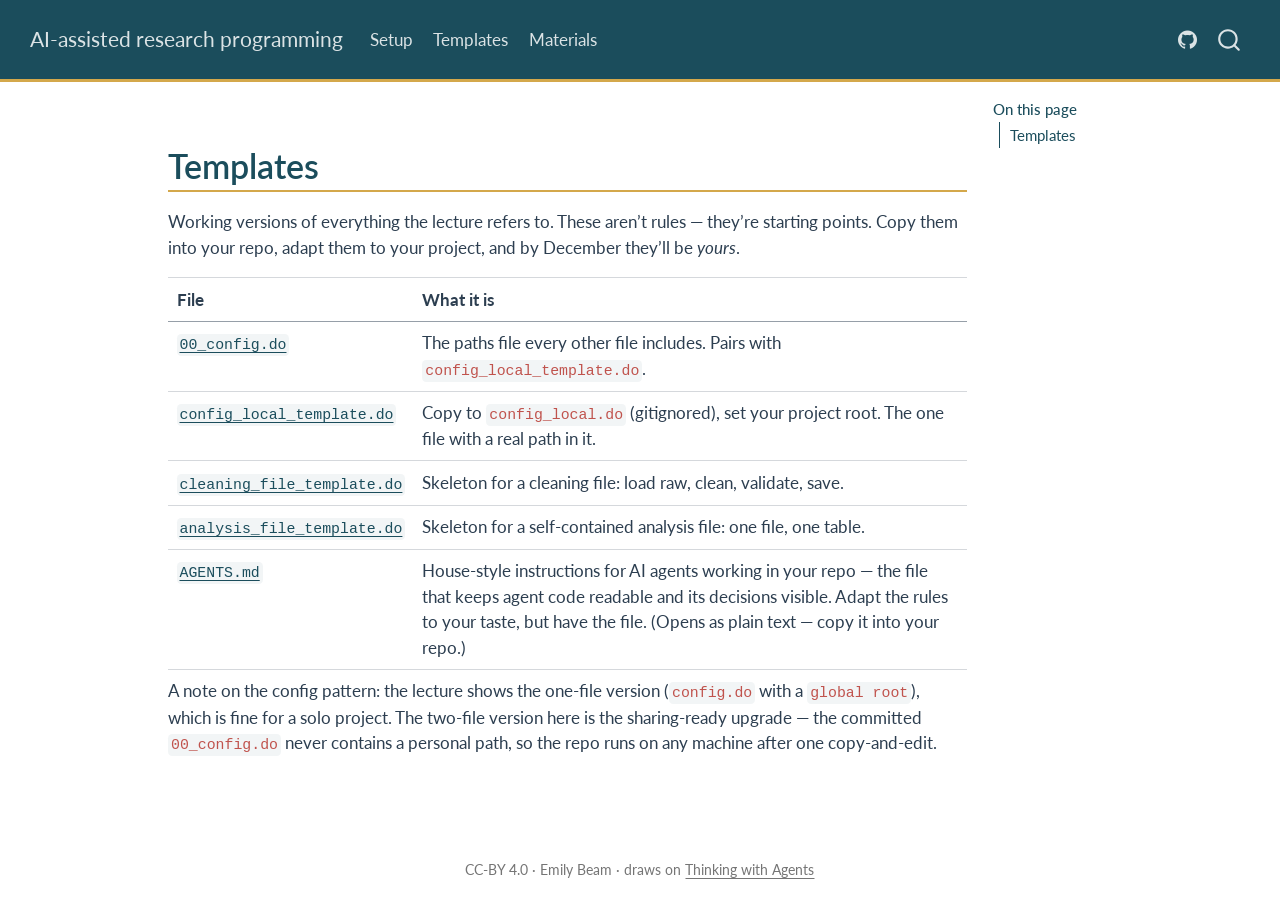
<file: docs/templates/README.html>
<!DOCTYPE html>
<html xmlns="http://www.w3.org/1999/xhtml" lang="en" xml:lang="en"><head>

<meta charset="utf-8">
<meta name="generator" content="quarto-1.8.27">

<meta name="viewport" content="width=device-width, initial-scale=1.0, user-scalable=yes">


<title>readme – AI-assisted research programming</title>
<style>
code{white-space: pre-wrap;}
span.smallcaps{font-variant: small-caps;}
div.columns{display: flex; gap: min(4vw, 1.5em);}
div.column{flex: auto; overflow-x: auto;}
div.hanging-indent{margin-left: 1.5em; text-indent: -1.5em;}
ul.task-list{list-style: none;}
ul.task-list li input[type="checkbox"] {
  width: 0.8em;
  margin: 0 0.8em 0.2em -1em; /* quarto-specific, see https://github.com/quarto-dev/quarto-cli/issues/4556 */ 
  vertical-align: middle;
}
</style>


<script src="../site_libs/quarto-nav/quarto-nav.js"></script>
<script src="../site_libs/quarto-nav/headroom.min.js"></script>
<script src="../site_libs/clipboard/clipboard.min.js"></script>
<script src="../site_libs/quarto-search/autocomplete.umd.js"></script>
<script src="../site_libs/quarto-search/fuse.min.js"></script>
<script src="../site_libs/quarto-search/quarto-search.js"></script>
<meta name="quarto:offset" content="../">
<script src="../site_libs/quarto-html/quarto.js" type="module"></script>
<script src="../site_libs/quarto-html/tabsets/tabsets.js" type="module"></script>
<script src="../site_libs/quarto-html/axe/axe-check.js" type="module"></script>
<script src="../site_libs/quarto-html/popper.min.js"></script>
<script src="../site_libs/quarto-html/tippy.umd.min.js"></script>
<script src="../site_libs/quarto-html/anchor.min.js"></script>
<link href="../site_libs/quarto-html/tippy.css" rel="stylesheet">
<link href="../site_libs/quarto-html/quarto-syntax-highlighting-ed96de9b727972fe78a7b5d16c58bf87.css" rel="stylesheet" id="quarto-text-highlighting-styles">
<script src="../site_libs/bootstrap/bootstrap.min.js"></script>
<link href="../site_libs/bootstrap/bootstrap-icons.css" rel="stylesheet">
<link href="../site_libs/bootstrap/bootstrap-62cad050edf1ffa426666a7ce3790da1.min.css" rel="stylesheet" append-hash="true" id="quarto-bootstrap" data-mode="light">
<script id="quarto-search-options" type="application/json">{
  "location": "navbar",
  "copy-button": false,
  "collapse-after": 3,
  "panel-placement": "end",
  "type": "overlay",
  "limit": 50,
  "keyboard-shortcut": [
    "f",
    "/",
    "s"
  ],
  "show-item-context": false,
  "language": {
    "search-no-results-text": "No results",
    "search-matching-documents-text": "matching documents",
    "search-copy-link-title": "Copy link to search",
    "search-hide-matches-text": "Hide additional matches",
    "search-more-match-text": "more match in this document",
    "search-more-matches-text": "more matches in this document",
    "search-clear-button-title": "Clear",
    "search-text-placeholder": "",
    "search-detached-cancel-button-title": "Cancel",
    "search-submit-button-title": "Submit",
    "search-label": "Search"
  }
}</script>


</head>

<body class="nav-fixed quarto-light">

<div id="quarto-search-results"></div>
  <header id="quarto-header" class="headroom fixed-top">
    <nav class="navbar navbar-expand-lg " data-bs-theme="dark">
      <div class="navbar-container container-fluid">
      <div class="navbar-brand-container mx-auto">
    <a class="navbar-brand" href="../index.html">
    <span class="navbar-title">AI-assisted research programming</span>
    </a>
  </div>
            <div id="quarto-search" class="" title="Search"></div>
          <button class="navbar-toggler" type="button" data-bs-toggle="collapse" data-bs-target="#navbarCollapse" aria-controls="navbarCollapse" role="menu" aria-expanded="false" aria-label="Toggle navigation" onclick="if (window.quartoToggleHeadroom) { window.quartoToggleHeadroom(); }">
  <span class="navbar-toggler-icon"></span>
</button>
          <div class="collapse navbar-collapse" id="navbarCollapse">
            <ul class="navbar-nav navbar-nav-scroll me-auto">
  <li class="nav-item">
    <a class="nav-link" href="../setup/README.html"> 
<span class="menu-text">Setup</span></a>
  </li>  
  <li class="nav-item">
    <a class="nav-link active" href="../templates/README.html" aria-current="page"> 
<span class="menu-text">Templates</span></a>
  </li>  
  <li class="nav-item">
    <a class="nav-link" href="../materials/README.html"> 
<span class="menu-text">Materials</span></a>
  </li>  
</ul>
            <ul class="navbar-nav navbar-nav-scroll ms-auto">
  <li class="nav-item compact">
    <a class="nav-link" href="https://github.com/eabeam/umd-dev-econ-ai"> <i class="bi bi-github" role="img" aria-label="GitHub">
</i> 
<span class="menu-text"></span></a>
  </li>  
</ul>
          </div> <!-- /navcollapse -->
            <div class="quarto-navbar-tools">
</div>
      </div> <!-- /container-fluid -->
    </nav>
</header>
<!-- content -->
<div id="quarto-content" class="quarto-container page-columns page-rows-contents page-layout-article page-navbar">
<!-- sidebar -->
<!-- margin-sidebar -->
    <div id="quarto-margin-sidebar" class="sidebar margin-sidebar">
        <nav id="TOC" role="doc-toc" class="toc-active">
    <h2 id="toc-title">On this page</h2>
   
  <ul>
  <li><a href="#templates" id="toc-templates" class="nav-link active" data-scroll-target="#templates">Templates</a></li>
  </ul>
</nav>
    </div>
<!-- main -->
<main class="content" id="quarto-document-content"><header id="title-block-header" class="quarto-title-block"></header>




<section id="templates" class="level1">
<h1>Templates</h1>
<p>Working versions of everything the lecture refers to. These aren’t rules — they’re starting points. Copy them into your repo, adapt them to your project, and by December they’ll be <em>yours</em>.</p>
<table class="caption-top table">
<thead>
<tr class="header">
<th>File</th>
<th>What it is</th>
</tr>
</thead>
<tbody>
<tr class="odd">
<td><a href="00_config.do"><code>00_config.do</code></a></td>
<td>The paths file every other file includes. Pairs with <code>config_local_template.do</code>.</td>
</tr>
<tr class="even">
<td><a href="config_local_template.do"><code>config_local_template.do</code></a></td>
<td>Copy to <code>config_local.do</code> (gitignored), set your project root. The one file with a real path in it.</td>
</tr>
<tr class="odd">
<td><a href="cleaning_file_template.do"><code>cleaning_file_template.do</code></a></td>
<td>Skeleton for a cleaning file: load raw, clean, validate, save.</td>
</tr>
<tr class="even">
<td><a href="analysis_file_template.do"><code>analysis_file_template.do</code></a></td>
<td>Skeleton for a self-contained analysis file: one file, one table.</td>
</tr>
<tr class="odd">
<td><a href="AGENTS.md"><code>AGENTS.md</code></a></td>
<td>House-style instructions for AI agents working in your repo — the file that keeps agent code readable and its decisions visible. Adapt the rules to your taste, but have the file. (Opens as plain text — copy it into your repo.)</td>
</tr>
</tbody>
</table>
<p>A note on the config pattern: the lecture shows the one-file version (<code>config.do</code> with a <code>global root</code>), which is fine for a solo project. The two-file version here is the sharing-ready upgrade — the committed <code>00_config.do</code> never contains a personal path, so the repo runs on any machine after one copy-and-edit.</p>


</section>

</main> <!-- /main -->
<script id="quarto-html-after-body" type="application/javascript">
  window.document.addEventListener("DOMContentLoaded", function (event) {
    const icon = "";
    const anchorJS = new window.AnchorJS();
    anchorJS.options = {
      placement: 'right',
      icon: icon
    };
    anchorJS.add('.anchored');
    const isCodeAnnotation = (el) => {
      for (const clz of el.classList) {
        if (clz.startsWith('code-annotation-')) {                     
          return true;
        }
      }
      return false;
    }
    const onCopySuccess = function(e) {
      // button target
      const button = e.trigger;
      // don't keep focus
      button.blur();
      // flash "checked"
      button.classList.add('code-copy-button-checked');
      var currentTitle = button.getAttribute("title");
      button.setAttribute("title", "Copied!");
      let tooltip;
      if (window.bootstrap) {
        button.setAttribute("data-bs-toggle", "tooltip");
        button.setAttribute("data-bs-placement", "left");
        button.setAttribute("data-bs-title", "Copied!");
        tooltip = new bootstrap.Tooltip(button, 
          { trigger: "manual", 
            customClass: "code-copy-button-tooltip",
            offset: [0, -8]});
        tooltip.show();    
      }
      setTimeout(function() {
        if (tooltip) {
          tooltip.hide();
          button.removeAttribute("data-bs-title");
          button.removeAttribute("data-bs-toggle");
          button.removeAttribute("data-bs-placement");
        }
        button.setAttribute("title", currentTitle);
        button.classList.remove('code-copy-button-checked');
      }, 1000);
      // clear code selection
      e.clearSelection();
    }
    const getTextToCopy = function(trigger) {
      const outerScaffold = trigger.parentElement.cloneNode(true);
      const codeEl = outerScaffold.querySelector('code');
      for (const childEl of codeEl.children) {
        if (isCodeAnnotation(childEl)) {
          childEl.remove();
        }
      }
      return codeEl.innerText;
    }
    const clipboard = new window.ClipboardJS('.code-copy-button:not([data-in-quarto-modal])', {
      text: getTextToCopy
    });
    clipboard.on('success', onCopySuccess);
    if (window.document.getElementById('quarto-embedded-source-code-modal')) {
      const clipboardModal = new window.ClipboardJS('.code-copy-button[data-in-quarto-modal]', {
        text: getTextToCopy,
        container: window.document.getElementById('quarto-embedded-source-code-modal')
      });
      clipboardModal.on('success', onCopySuccess);
    }
      var localhostRegex = new RegExp(/^(?:http|https):\/\/localhost\:?[0-9]*\//);
      var mailtoRegex = new RegExp(/^mailto:/);
        var filterRegex = new RegExp("https:\/\/eabeam\.github\.io\/umd-dev-econ-ai\/");
      var isInternal = (href) => {
          return filterRegex.test(href) || localhostRegex.test(href) || mailtoRegex.test(href);
      }
      // Inspect non-navigation links and adorn them if external
     var links = window.document.querySelectorAll('a[href]:not(.nav-link):not(.navbar-brand):not(.toc-action):not(.sidebar-link):not(.sidebar-item-toggle):not(.pagination-link):not(.no-external):not([aria-hidden]):not(.dropdown-item):not(.quarto-navigation-tool):not(.about-link)');
      for (var i=0; i<links.length; i++) {
        const link = links[i];
        if (!isInternal(link.href)) {
          // undo the damage that might have been done by quarto-nav.js in the case of
          // links that we want to consider external
          if (link.dataset.originalHref !== undefined) {
            link.href = link.dataset.originalHref;
          }
            // target, if specified
            link.setAttribute("target", "_blank");
            if (link.getAttribute("rel") === null) {
              link.setAttribute("rel", "noopener");
            }
        }
      }
    function tippyHover(el, contentFn, onTriggerFn, onUntriggerFn) {
      const config = {
        allowHTML: true,
        maxWidth: 500,
        delay: 100,
        arrow: false,
        appendTo: function(el) {
            return el.parentElement;
        },
        interactive: true,
        interactiveBorder: 10,
        theme: 'quarto',
        placement: 'bottom-start',
      };
      if (contentFn) {
        config.content = contentFn;
      }
      if (onTriggerFn) {
        config.onTrigger = onTriggerFn;
      }
      if (onUntriggerFn) {
        config.onUntrigger = onUntriggerFn;
      }
      window.tippy(el, config); 
    }
    const noterefs = window.document.querySelectorAll('a[role="doc-noteref"]');
    for (var i=0; i<noterefs.length; i++) {
      const ref = noterefs[i];
      tippyHover(ref, function() {
        // use id or data attribute instead here
        let href = ref.getAttribute('data-footnote-href') || ref.getAttribute('href');
        try { href = new URL(href).hash; } catch {}
        const id = href.replace(/^#\/?/, "");
        const note = window.document.getElementById(id);
        if (note) {
          return note.innerHTML;
        } else {
          return "";
        }
      });
    }
    const xrefs = window.document.querySelectorAll('a.quarto-xref');
    const processXRef = (id, note) => {
      // Strip column container classes
      const stripColumnClz = (el) => {
        el.classList.remove("page-full", "page-columns");
        if (el.children) {
          for (const child of el.children) {
            stripColumnClz(child);
          }
        }
      }
      stripColumnClz(note)
      if (id === null || id.startsWith('sec-')) {
        // Special case sections, only their first couple elements
        const container = document.createElement("div");
        if (note.children && note.children.length > 2) {
          container.appendChild(note.children[0].cloneNode(true));
          for (let i = 1; i < note.children.length; i++) {
            const child = note.children[i];
            if (child.tagName === "P" && child.innerText === "") {
              continue;
            } else {
              container.appendChild(child.cloneNode(true));
              break;
            }
          }
          if (window.Quarto?.typesetMath) {
            window.Quarto.typesetMath(container);
          }
          return container.innerHTML
        } else {
          if (window.Quarto?.typesetMath) {
            window.Quarto.typesetMath(note);
          }
          return note.innerHTML;
        }
      } else {
        // Remove any anchor links if they are present
        const anchorLink = note.querySelector('a.anchorjs-link');
        if (anchorLink) {
          anchorLink.remove();
        }
        if (window.Quarto?.typesetMath) {
          window.Quarto.typesetMath(note);
        }
        if (note.classList.contains("callout")) {
          return note.outerHTML;
        } else {
          return note.innerHTML;
        }
      }
    }
    for (var i=0; i<xrefs.length; i++) {
      const xref = xrefs[i];
      tippyHover(xref, undefined, function(instance) {
        instance.disable();
        let url = xref.getAttribute('href');
        let hash = undefined; 
        if (url.startsWith('#')) {
          hash = url;
        } else {
          try { hash = new URL(url).hash; } catch {}
        }
        if (hash) {
          const id = hash.replace(/^#\/?/, "");
          const note = window.document.getElementById(id);
          if (note !== null) {
            try {
              const html = processXRef(id, note.cloneNode(true));
              instance.setContent(html);
            } finally {
              instance.enable();
              instance.show();
            }
          } else {
            // See if we can fetch this
            fetch(url.split('#')[0])
            .then(res => res.text())
            .then(html => {
              const parser = new DOMParser();
              const htmlDoc = parser.parseFromString(html, "text/html");
              const note = htmlDoc.getElementById(id);
              if (note !== null) {
                const html = processXRef(id, note);
                instance.setContent(html);
              } 
            }).finally(() => {
              instance.enable();
              instance.show();
            });
          }
        } else {
          // See if we can fetch a full url (with no hash to target)
          // This is a special case and we should probably do some content thinning / targeting
          fetch(url)
          .then(res => res.text())
          .then(html => {
            const parser = new DOMParser();
            const htmlDoc = parser.parseFromString(html, "text/html");
            const note = htmlDoc.querySelector('main.content');
            if (note !== null) {
              // This should only happen for chapter cross references
              // (since there is no id in the URL)
              // remove the first header
              if (note.children.length > 0 && note.children[0].tagName === "HEADER") {
                note.children[0].remove();
              }
              const html = processXRef(null, note);
              instance.setContent(html);
            } 
          }).finally(() => {
            instance.enable();
            instance.show();
          });
        }
      }, function(instance) {
      });
    }
        let selectedAnnoteEl;
        const selectorForAnnotation = ( cell, annotation) => {
          let cellAttr = 'data-code-cell="' + cell + '"';
          let lineAttr = 'data-code-annotation="' +  annotation + '"';
          const selector = 'span[' + cellAttr + '][' + lineAttr + ']';
          return selector;
        }
        const selectCodeLines = (annoteEl) => {
          const doc = window.document;
          const targetCell = annoteEl.getAttribute("data-target-cell");
          const targetAnnotation = annoteEl.getAttribute("data-target-annotation");
          const annoteSpan = window.document.querySelector(selectorForAnnotation(targetCell, targetAnnotation));
          const lines = annoteSpan.getAttribute("data-code-lines").split(",");
          const lineIds = lines.map((line) => {
            return targetCell + "-" + line;
          })
          let top = null;
          let height = null;
          let parent = null;
          if (lineIds.length > 0) {
              //compute the position of the single el (top and bottom and make a div)
              const el = window.document.getElementById(lineIds[0]);
              top = el.offsetTop;
              height = el.offsetHeight;
              parent = el.parentElement.parentElement;
            if (lineIds.length > 1) {
              const lastEl = window.document.getElementById(lineIds[lineIds.length - 1]);
              const bottom = lastEl.offsetTop + lastEl.offsetHeight;
              height = bottom - top;
            }
            if (top !== null && height !== null && parent !== null) {
              // cook up a div (if necessary) and position it 
              let div = window.document.getElementById("code-annotation-line-highlight");
              if (div === null) {
                div = window.document.createElement("div");
                div.setAttribute("id", "code-annotation-line-highlight");
                div.style.position = 'absolute';
                parent.appendChild(div);
              }
              div.style.top = top - 2 + "px";
              div.style.height = height + 4 + "px";
              div.style.left = 0;
              let gutterDiv = window.document.getElementById("code-annotation-line-highlight-gutter");
              if (gutterDiv === null) {
                gutterDiv = window.document.createElement("div");
                gutterDiv.setAttribute("id", "code-annotation-line-highlight-gutter");
                gutterDiv.style.position = 'absolute';
                const codeCell = window.document.getElementById(targetCell);
                const gutter = codeCell.querySelector('.code-annotation-gutter');
                gutter.appendChild(gutterDiv);
              }
              gutterDiv.style.top = top - 2 + "px";
              gutterDiv.style.height = height + 4 + "px";
            }
            selectedAnnoteEl = annoteEl;
          }
        };
        const unselectCodeLines = () => {
          const elementsIds = ["code-annotation-line-highlight", "code-annotation-line-highlight-gutter"];
          elementsIds.forEach((elId) => {
            const div = window.document.getElementById(elId);
            if (div) {
              div.remove();
            }
          });
          selectedAnnoteEl = undefined;
        };
          // Handle positioning of the toggle
      window.addEventListener(
        "resize",
        throttle(() => {
          elRect = undefined;
          if (selectedAnnoteEl) {
            selectCodeLines(selectedAnnoteEl);
          }
        }, 10)
      );
      function throttle(fn, ms) {
      let throttle = false;
      let timer;
        return (...args) => {
          if(!throttle) { // first call gets through
              fn.apply(this, args);
              throttle = true;
          } else { // all the others get throttled
              if(timer) clearTimeout(timer); // cancel #2
              timer = setTimeout(() => {
                fn.apply(this, args);
                timer = throttle = false;
              }, ms);
          }
        };
      }
        // Attach click handler to the DT
        const annoteDls = window.document.querySelectorAll('dt[data-target-cell]');
        for (const annoteDlNode of annoteDls) {
          annoteDlNode.addEventListener('click', (event) => {
            const clickedEl = event.target;
            if (clickedEl !== selectedAnnoteEl) {
              unselectCodeLines();
              const activeEl = window.document.querySelector('dt[data-target-cell].code-annotation-active');
              if (activeEl) {
                activeEl.classList.remove('code-annotation-active');
              }
              selectCodeLines(clickedEl);
              clickedEl.classList.add('code-annotation-active');
            } else {
              // Unselect the line
              unselectCodeLines();
              clickedEl.classList.remove('code-annotation-active');
            }
          });
        }
    const findCites = (el) => {
      const parentEl = el.parentElement;
      if (parentEl) {
        const cites = parentEl.dataset.cites;
        if (cites) {
          return {
            el,
            cites: cites.split(' ')
          };
        } else {
          return findCites(el.parentElement)
        }
      } else {
        return undefined;
      }
    };
    var bibliorefs = window.document.querySelectorAll('a[role="doc-biblioref"]');
    for (var i=0; i<bibliorefs.length; i++) {
      const ref = bibliorefs[i];
      const citeInfo = findCites(ref);
      if (citeInfo) {
        tippyHover(citeInfo.el, function() {
          var popup = window.document.createElement('div');
          citeInfo.cites.forEach(function(cite) {
            var citeDiv = window.document.createElement('div');
            citeDiv.classList.add('hanging-indent');
            citeDiv.classList.add('csl-entry');
            var biblioDiv = window.document.getElementById('ref-' + cite);
            if (biblioDiv) {
              citeDiv.innerHTML = biblioDiv.innerHTML;
            }
            popup.appendChild(citeDiv);
          });
          return popup.innerHTML;
        });
      }
    }
  });
  </script>
</div> <!-- /content -->
<footer class="footer">
  <div class="nav-footer">
    <div class="nav-footer-left">
      &nbsp;
    </div>   
    <div class="nav-footer-center">
<p>CC-BY 4.0 · Emily Beam · draws on <a href="https://eabeam.github.io/teaching-ai/">Thinking with Agents</a></p>
</div>
    <div class="nav-footer-right">
      &nbsp;
    </div>
  </div>
</footer>




</body></html>
</file>
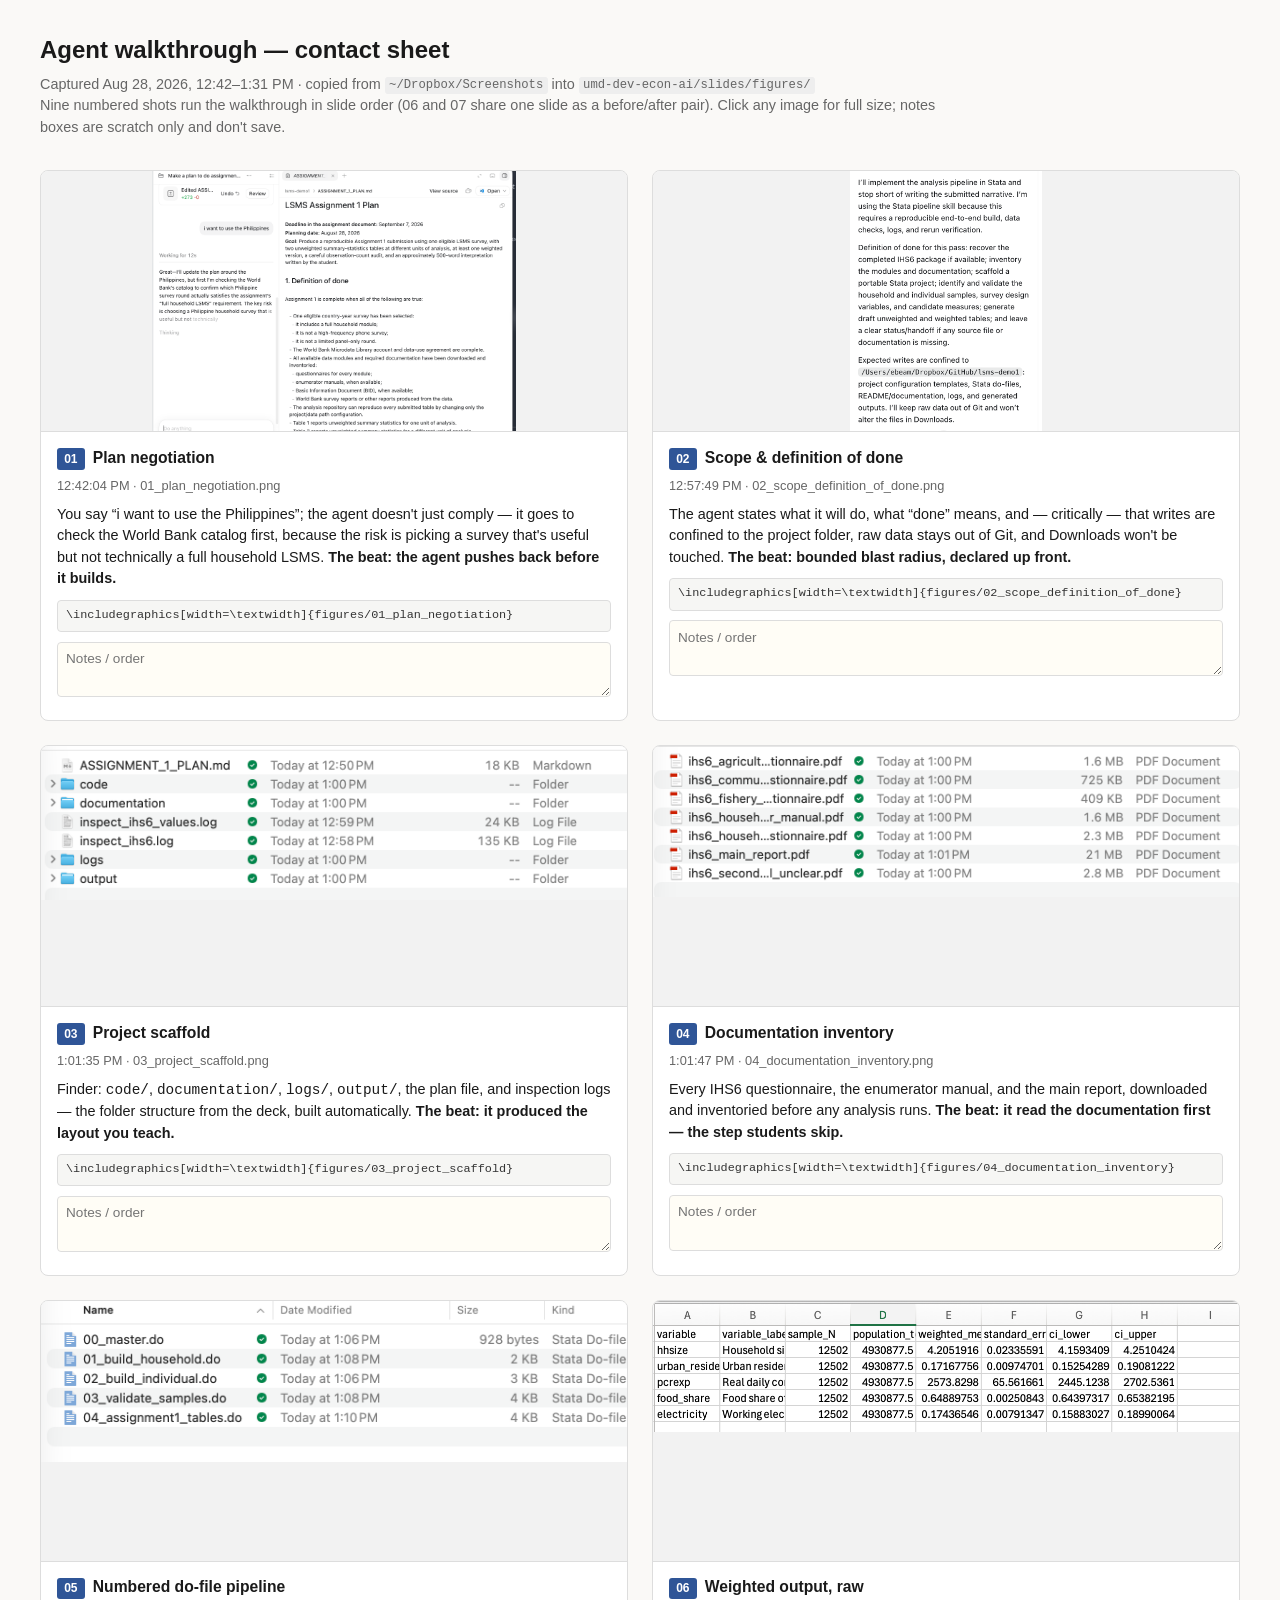
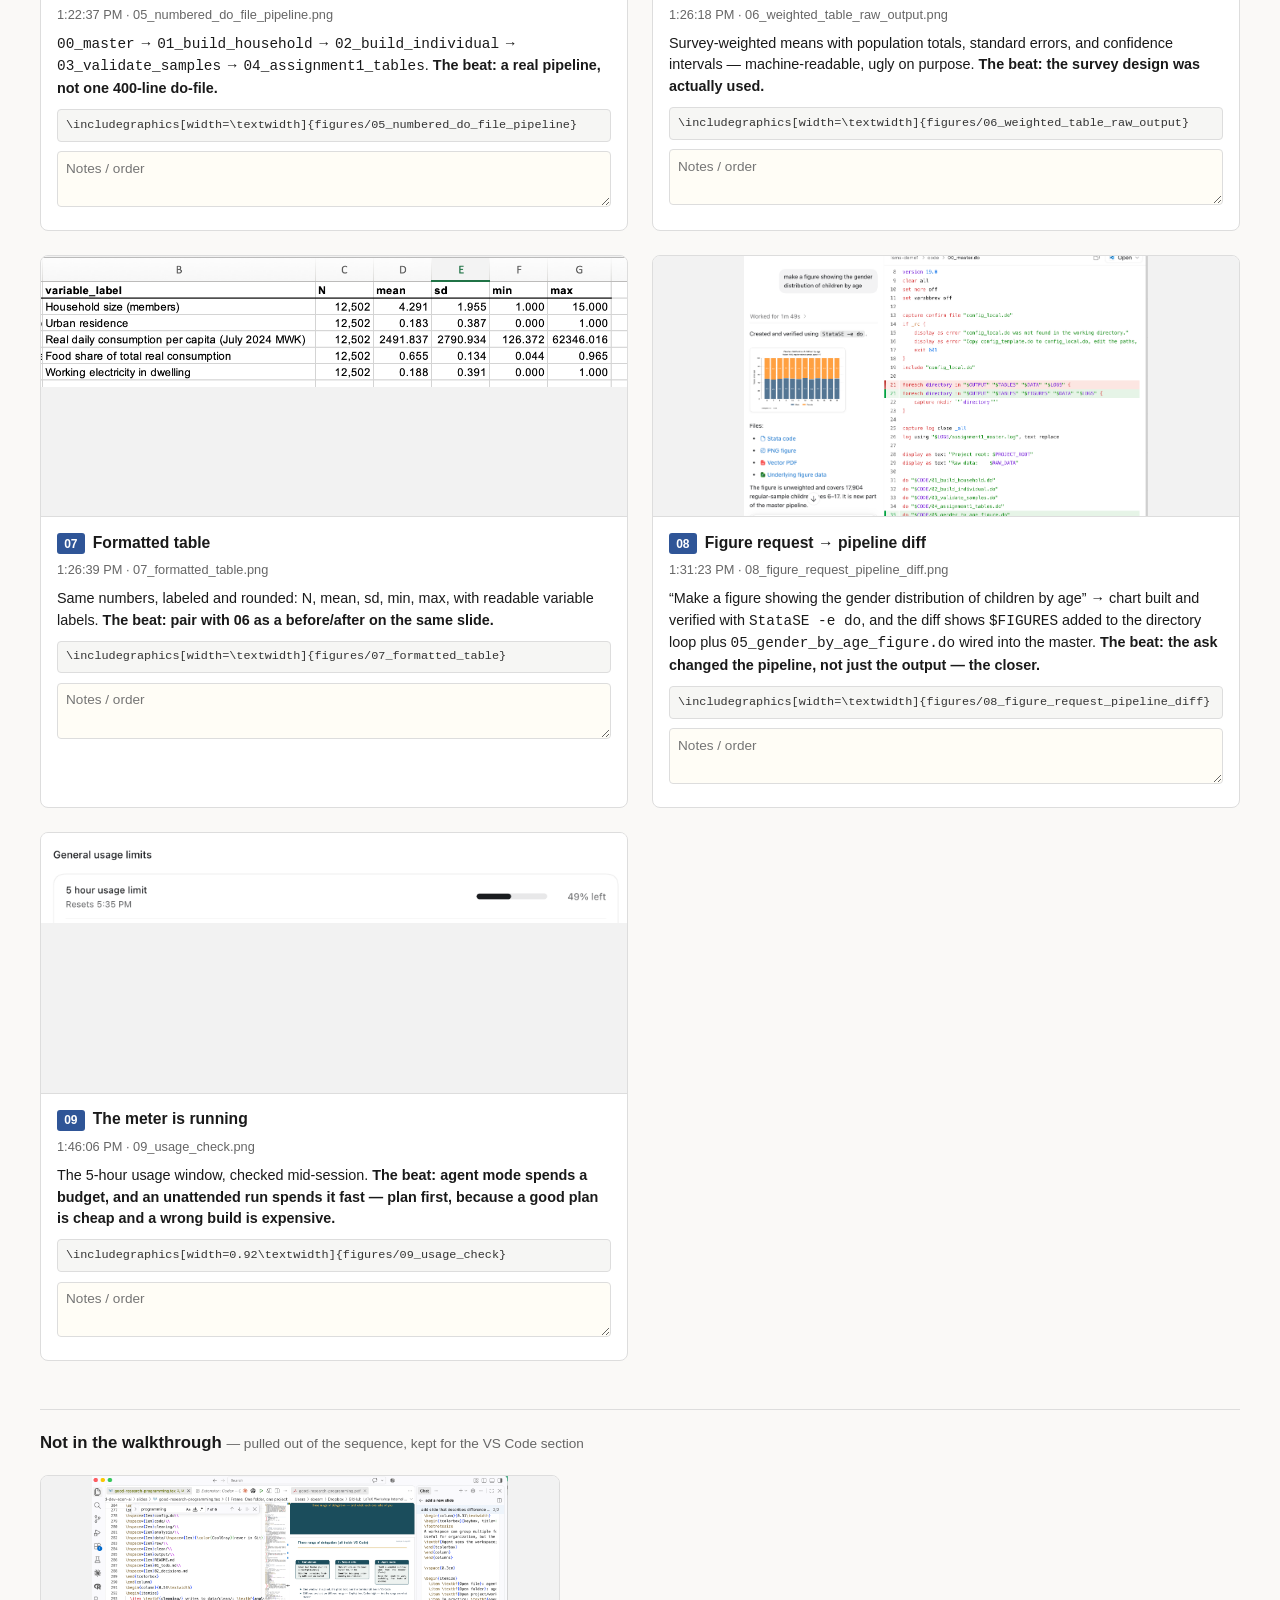
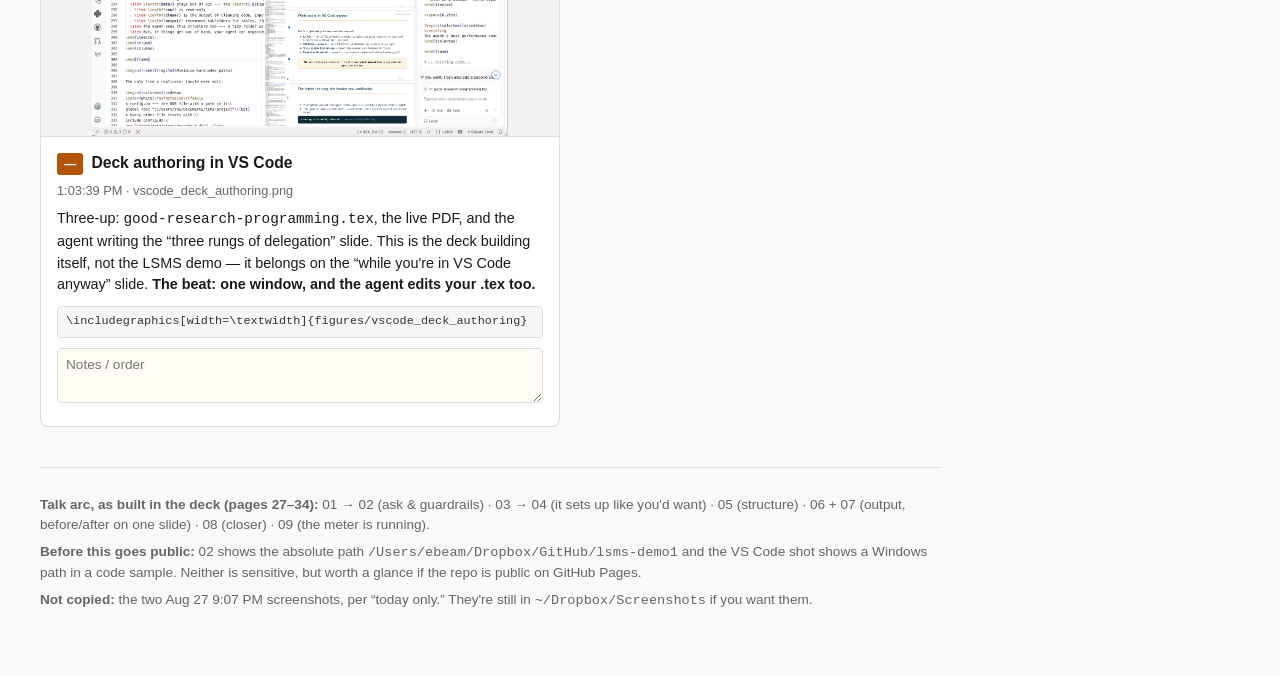
<file: slides/figures/_contact-sheet.html>
<!doctype html>
<html lang="en">
<head>
<meta charset="utf-8">
<meta name="viewport" content="width=device-width, initial-scale=1">
<title>Agent walkthrough — contact sheet (Aug 28, 2026)</title>
<style>
  :root {
    --ink: #1a1a1a;
    --muted: #666;
    --line: #ddd;
    --bg: #faf9f7;
    --card: #fff;
    --accent: #2f5597;
    --flag: #b45309;
  }
  * { box-sizing: border-box; }
  body {
    margin: 0; padding: 2rem 2.5rem 4rem;
    background: var(--bg); color: var(--ink);
    font: 16px/1.5 -apple-system, BlinkMacSystemFont, "Segoe UI", Helvetica, Arial, sans-serif;
  }
  header { max-width: 900px; margin-bottom: 2rem; }
  h1 { font-size: 1.5rem; margin: 0 0 .35rem; }
  h2 {
    font-size: 1.05rem; margin: 3rem 0 1.25rem; padding-top: 1.25rem;
    border-top: 1px solid var(--line); max-width: 1600px;
  }
  h2 .h2sub { font-weight: 400; color: var(--muted); font-size: .85rem; }
  .sub { color: var(--muted); font-size: .9rem; margin: 0; }
  .sub code { background: #eee; padding: .1em .35em; border-radius: 3px; font-size: .85em; }

  .grid { display: grid; gap: 1.5rem; grid-template-columns: repeat(auto-fill, minmax(420px, 1fr)); max-width: 1600px; }
  .grid.solo { grid-template-columns: minmax(420px, 520px); }
  .card {
    background: var(--card); border: 1px solid var(--line); border-radius: 8px;
    overflow: hidden; display: flex; flex-direction: column;
  }
  .card a { display: block; background: #f2f2f2; border-bottom: 1px solid var(--line); }
  .card img { display: block; width: 100%; height: 260px; object-fit: contain; object-position: center top; }
  .body { padding: .85rem 1rem 1rem; }
  .num {
    display: inline-block; background: var(--accent); color: #fff;
    font-size: .75rem; font-weight: 700; padding: .1rem .45rem; border-radius: 3px; margin-right: .5rem;
  }
  .num.out { background: var(--flag); }
  .title { font-weight: 600; font-size: .98rem; }
  .time { color: var(--muted); font-size: .8rem; margin: .35rem 0 .55rem; }
  .beat { font-size: .9rem; margin: 0 0 .6rem; }
  .tex {
    font-family: ui-monospace, SFMono-Regular, Menlo, monospace; font-size: .74rem;
    background: #f6f6f4; border: 1px solid var(--line); border-radius: 4px;
    padding: .4rem .5rem; color: #333; word-break: break-all; user-select: all;
  }
  .note { margin-top: .6rem; }
  .note textarea {
    width: 100%; min-height: 44px; font: inherit; font-size: .85rem;
    border: 1px solid var(--line); border-radius: 4px; padding: .4rem .5rem; resize: vertical;
    background: #fffdf6;
  }
  footer { max-width: 900px; margin-top: 2.5rem; padding-top: 1.25rem; border-top: 1px solid var(--line); color: var(--muted); font-size: .85rem; }
  footer p { margin: .4rem 0; }
</style>
</head>
<body>

<header>
  <h1>Agent walkthrough — contact sheet</h1>
  <p class="sub">
    Captured Aug 28, 2026, 12:42–1:31 PM · copied from <code>~/Dropbox/Screenshots</code>
    into <code>umd-dev-econ-ai/slides/figures/</code><br>
    Nine numbered shots run the walkthrough in slide order (06 and 07 share one slide as a before/after pair). Click any image for full size; notes boxes are scratch only and don't save.
  </p>
</header>

<div class="grid">

  <div class="card">
    <a href="01_plan_negotiation.png" target="_blank"><img src="01_plan_negotiation.png" alt="Agent drafting the assignment plan"></a>
    <div class="body">
      <div><span class="num">01</span><span class="title">Plan negotiation</span></div>
      <div class="time">12:42:04 PM · 01_plan_negotiation.png</div>
      <p class="beat">You say “i want to use the Philippines”; the agent doesn't just comply — it goes to check the World Bank catalog first, because the risk is picking a survey that's useful but not technically a full household LSMS. <strong>The beat: the agent pushes back before it builds.</strong></p>
      <div class="tex">\includegraphics[width=\textwidth]{figures/01_plan_negotiation}</div>
      <div class="note"><textarea placeholder="Notes / order"></textarea></div>
    </div>
  </div>

  <div class="card">
    <a href="02_scope_definition_of_done.png" target="_blank"><img src="02_scope_definition_of_done.png" alt="Agent stating scope and definition of done"></a>
    <div class="body">
      <div><span class="num">02</span><span class="title">Scope &amp; definition of done</span></div>
      <div class="time">12:57:49 PM · 02_scope_definition_of_done.png</div>
      <p class="beat">The agent states what it will do, what “done” means, and — critically — that writes are confined to the project folder, raw data stays out of Git, and Downloads won't be touched. <strong>The beat: bounded blast radius, declared up front.</strong></p>
      <div class="tex">\includegraphics[width=\textwidth]{figures/02_scope_definition_of_done}</div>
      <div class="note"><textarea placeholder="Notes / order"></textarea></div>
    </div>
  </div>

  <div class="card">
    <a href="03_project_scaffold.png" target="_blank"><img src="03_project_scaffold.png" alt="Finder view of scaffolded project folders"></a>
    <div class="body">
      <div><span class="num">03</span><span class="title">Project scaffold</span></div>
      <div class="time">1:01:35 PM · 03_project_scaffold.png</div>
      <p class="beat">Finder: <code>code/</code>, <code>documentation/</code>, <code>logs/</code>, <code>output/</code>, the plan file, and inspection logs — the folder structure from the deck, built automatically. <strong>The beat: it produced the layout you teach.</strong></p>
      <div class="tex">\includegraphics[width=\textwidth]{figures/03_project_scaffold}</div>
      <div class="note"><textarea placeholder="Notes / order"></textarea></div>
    </div>
  </div>

  <div class="card">
    <a href="04_documentation_inventory.png" target="_blank"><img src="04_documentation_inventory.png" alt="Finder view of downloaded IHS6 documentation PDFs"></a>
    <div class="body">
      <div><span class="num">04</span><span class="title">Documentation inventory</span></div>
      <div class="time">1:01:47 PM · 04_documentation_inventory.png</div>
      <p class="beat">Every IHS6 questionnaire, the enumerator manual, and the main report, downloaded and inventoried before any analysis runs. <strong>The beat: it read the documentation first — the step students skip.</strong></p>
      <div class="tex">\includegraphics[width=\textwidth]{figures/04_documentation_inventory}</div>
      <div class="note"><textarea placeholder="Notes / order"></textarea></div>
    </div>
  </div>

  <div class="card">
    <a href="05_numbered_do_file_pipeline.png" target="_blank"><img src="05_numbered_do_file_pipeline.png" alt="Finder view of numbered Stata do-files"></a>
    <div class="body">
      <div><span class="num">05</span><span class="title">Numbered do-file pipeline</span></div>
      <div class="time">1:22:37 PM · 05_numbered_do_file_pipeline.png</div>
      <p class="beat"><code>00_master</code> → <code>01_build_household</code> → <code>02_build_individual</code> → <code>03_validate_samples</code> → <code>04_assignment1_tables</code>. <strong>The beat: a real pipeline, not one 400-line do-file.</strong></p>
      <div class="tex">\includegraphics[width=\textwidth]{figures/05_numbered_do_file_pipeline}</div>
      <div class="note"><textarea placeholder="Notes / order"></textarea></div>
    </div>
  </div>

  <div class="card">
    <a href="06_weighted_table_raw_output.png" target="_blank"><img src="06_weighted_table_raw_output.png" alt="Spreadsheet of weighted estimates with standard errors"></a>
    <div class="body">
      <div><span class="num">06</span><span class="title">Weighted output, raw</span></div>
      <div class="time">1:26:18 PM · 06_weighted_table_raw_output.png</div>
      <p class="beat">Survey-weighted means with population totals, standard errors, and confidence intervals — machine-readable, ugly on purpose. <strong>The beat: the survey design was actually used.</strong></p>
      <div class="tex">\includegraphics[width=\textwidth]{figures/06_weighted_table_raw_output}</div>
      <div class="note"><textarea placeholder="Notes / order"></textarea></div>
    </div>
  </div>

  <div class="card">
    <a href="07_formatted_table.png" target="_blank"><img src="07_formatted_table.png" alt="Formatted summary statistics table"></a>
    <div class="body">
      <div><span class="num">07</span><span class="title">Formatted table</span></div>
      <div class="time">1:26:39 PM · 07_formatted_table.png</div>
      <p class="beat">Same numbers, labeled and rounded: N, mean, sd, min, max, with readable variable labels. <strong>The beat: pair with 06 as a before/after on the same slide.</strong></p>
      <div class="tex">\includegraphics[width=\textwidth]{figures/07_formatted_table}</div>
      <div class="note"><textarea placeholder="Notes / order"></textarea></div>
    </div>
  </div>

  <div class="card">
    <a href="08_figure_request_pipeline_diff.png" target="_blank"><img src="08_figure_request_pipeline_diff.png" alt="Figure request, resulting chart, and diff to the master do-file"></a>
    <div class="body">
      <div><span class="num">08</span><span class="title">Figure request → pipeline diff</span></div>
      <div class="time">1:31:23 PM · 08_figure_request_pipeline_diff.png</div>
      <p class="beat">“Make a figure showing the gender distribution of children by age” → chart built and verified with <code>StataSE -e do</code>, and the diff shows <code>$FIGURES</code> added to the directory loop plus <code>05_gender_by_age_figure.do</code> wired into the master. <strong>The beat: the ask changed the pipeline, not just the output — the closer.</strong></p>
      <div class="tex">\includegraphics[width=\textwidth]{figures/08_figure_request_pipeline_diff}</div>
      <div class="note"><textarea placeholder="Notes / order"></textarea></div>
    </div>
  </div>

  <div class="card">
    <a href="09_usage_check.png" target="_blank"><img src="09_usage_check.png" alt="Claude usage limit meter showing 49% left"></a>
    <div class="body">
      <div><span class="num">09</span><span class="title">The meter is running</span></div>
      <div class="time">1:46:06 PM · 09_usage_check.png</div>
      <p class="beat">The 5-hour usage window, checked mid-session. <strong>The beat: agent mode spends a budget, and an unattended run spends it fast — plan first, because a good plan is cheap and a wrong build is expensive.</strong></p>
      <div class="tex">\includegraphics[width=0.92\textwidth]{figures/09_usage_check}</div>
      <div class="note"><textarea placeholder="Notes / order"></textarea></div>
    </div>
  </div>

</div>

<h2>Not in the walkthrough <span class="h2sub">— pulled out of the sequence, kept for the VS Code section</span></h2>

<div class="grid solo">

  <div class="card">
    <a href="vscode_deck_authoring.png" target="_blank"><img src="vscode_deck_authoring.png" alt="VS Code with tex source, PDF preview, and agent chat"></a>
    <div class="body">
      <div><span class="num out">—</span><span class="title">Deck authoring in VS Code</span></div>
      <div class="time">1:03:39 PM · vscode_deck_authoring.png</div>
      <p class="beat">Three-up: <code>good-research-programming.tex</code>, the live PDF, and the agent writing the “three rungs of delegation” slide. This is the deck building itself, not the LSMS demo — it belongs on the “while you're in VS Code anyway” slide. <strong>The beat: one window, and the agent edits your .tex too.</strong></p>
      <div class="tex">\includegraphics[width=\textwidth]{figures/vscode_deck_authoring}</div>
      <div class="note"><textarea placeholder="Notes / order"></textarea></div>
    </div>
  </div>

</div>

<footer>
  <p><strong>Talk arc, as built in the deck (pages 27–34):</strong> 01 → 02 (ask &amp; guardrails) · 03 → 04 (it sets up like you'd want) · 05 (structure) · 06 + 07 (output, before/after on one slide) · 08 (closer) · 09 (the meter is running).</p>
  <p><strong>Before this goes public:</strong> 02 shows the absolute path <code>/Users/ebeam/Dropbox/GitHub/lsms-demo1</code> and the VS Code shot shows a Windows path in a code sample. Neither is sensitive, but worth a glance if the repo is public on GitHub Pages.</p>
  <p><strong>Not copied:</strong> the two Aug 27 9:07 PM screenshots, per “today only.” They're still in <code>~/Dropbox/Screenshots</code> if you want them.</p>
</footer>

</body>
</html>
</file>
<file: docs/site_libs/quarto-html/tippy.css>
.tippy-box[data-animation=fade][data-state=hidden]{opacity:0}[data-tippy-root]{max-width:calc(100vw - 10px)}.tippy-box{position:relative;background-color:#333;color:#fff;border-radius:4px;font-size:14px;line-height:1.4;white-space:normal;outline:0;transition-property:transform,visibility,opacity}.tippy-box[data-placement^=top]>.tippy-arrow{bottom:0}.tippy-box[data-placement^=top]>.tippy-arrow:before{bottom:-7px;left:0;border-width:8px 8px 0;border-top-color:initial;transform-origin:center top}.tippy-box[data-placement^=bottom]>.tippy-arrow{top:0}.tippy-box[data-placement^=bottom]>.tippy-arrow:before{top:-7px;left:0;border-width:0 8px 8px;border-bottom-color:initial;transform-origin:center bottom}.tippy-box[data-placement^=left]>.tippy-arrow{right:0}.tippy-box[data-placement^=left]>.tippy-arrow:before{border-width:8px 0 8px 8px;border-left-color:initial;right:-7px;transform-origin:center left}.tippy-box[data-placement^=right]>.tippy-arrow{left:0}.tippy-box[data-placement^=right]>.tippy-arrow:before{left:-7px;border-width:8px 8px 8px 0;border-right-color:initial;transform-origin:center right}.tippy-box[data-inertia][data-state=visible]{transition-timing-function:cubic-bezier(.54,1.5,.38,1.11)}.tippy-arrow{width:16px;height:16px;color:#333}.tippy-arrow:before{content:"";position:absolute;border-color:transparent;border-style:solid}.tippy-content{position:relative;padding:5px 9px;z-index:1}
</file>
<file: docs/site_libs/quarto-html/quarto-syntax-highlighting-ed96de9b727972fe78a7b5d16c58bf87.css>
/* quarto syntax highlight colors */
:root {
  --quarto-hl-ot-color: #003B4F;
  --quarto-hl-at-color: #657422;
  --quarto-hl-ss-color: #20794D;
  --quarto-hl-an-color: #5E5E5E;
  --quarto-hl-fu-color: #4758AB;
  --quarto-hl-st-color: #20794D;
  --quarto-hl-cf-color: #003B4F;
  --quarto-hl-op-color: #5E5E5E;
  --quarto-hl-er-color: #AD0000;
  --quarto-hl-bn-color: #AD0000;
  --quarto-hl-al-color: #AD0000;
  --quarto-hl-va-color: #111111;
  --quarto-hl-bu-color: inherit;
  --quarto-hl-ex-color: inherit;
  --quarto-hl-pp-color: #AD0000;
  --quarto-hl-in-color: #5E5E5E;
  --quarto-hl-vs-color: #20794D;
  --quarto-hl-wa-color: #5E5E5E;
  --quarto-hl-do-color: #5E5E5E;
  --quarto-hl-im-color: #00769E;
  --quarto-hl-ch-color: #20794D;
  --quarto-hl-dt-color: #AD0000;
  --quarto-hl-fl-color: #AD0000;
  --quarto-hl-co-color: #5E5E5E;
  --quarto-hl-cv-color: #5E5E5E;
  --quarto-hl-cn-color: #8f5902;
  --quarto-hl-sc-color: #5E5E5E;
  --quarto-hl-dv-color: #AD0000;
  --quarto-hl-kw-color: #003B4F;
}

/* other quarto variables */
:root {
  --quarto-font-monospace: SFMono-Regular, Menlo, Monaco, Consolas, "Liberation Mono", "Courier New", monospace;
}

/* syntax highlight based on Pandoc's rules */
pre > code.sourceCode > span {
  color: #003B4F;
}

code.sourceCode > span {
  color: #003B4F;
}

div.sourceCode,
div.sourceCode pre.sourceCode {
  color: #003B4F;
}

/* Normal */
code span {
  color: #003B4F;
}

/* Alert */
code span.al {
  color: #AD0000;
  font-style: inherit;
}

/* Annotation */
code span.an {
  color: #5E5E5E;
  font-style: inherit;
}

/* Attribute */
code span.at {
  color: #657422;
  font-style: inherit;
}

/* BaseN */
code span.bn {
  color: #AD0000;
  font-style: inherit;
}

/* BuiltIn */
code span.bu {
  font-style: inherit;
}

/* ControlFlow */
code span.cf {
  color: #003B4F;
  font-weight: bold;
  font-style: inherit;
}

/* Char */
code span.ch {
  color: #20794D;
  font-style: inherit;
}

/* Constant */
code span.cn {
  color: #8f5902;
  font-style: inherit;
}

/* Comment */
code span.co {
  color: #5E5E5E;
  font-style: inherit;
}

/* CommentVar */
code span.cv {
  color: #5E5E5E;
  font-style: italic;
}

/* Documentation */
code span.do {
  color: #5E5E5E;
  font-style: italic;
}

/* DataType */
code span.dt {
  color: #AD0000;
  font-style: inherit;
}

/* DecVal */
code span.dv {
  color: #AD0000;
  font-style: inherit;
}

/* Error */
code span.er {
  color: #AD0000;
  font-style: inherit;
}

/* Extension */
code span.ex {
  font-style: inherit;
}

/* Float */
code span.fl {
  color: #AD0000;
  font-style: inherit;
}

/* Function */
code span.fu {
  color: #4758AB;
  font-style: inherit;
}

/* Import */
code span.im {
  color: #00769E;
  font-style: inherit;
}

/* Information */
code span.in {
  color: #5E5E5E;
  font-style: inherit;
}

/* Keyword */
code span.kw {
  color: #003B4F;
  font-weight: bold;
  font-style: inherit;
}

/* Operator */
code span.op {
  color: #5E5E5E;
  font-style: inherit;
}

/* Other */
code span.ot {
  color: #003B4F;
  font-style: inherit;
}

/* Preprocessor */
code span.pp {
  color: #AD0000;
  font-style: inherit;
}

/* SpecialChar */
code span.sc {
  color: #5E5E5E;
  font-style: inherit;
}

/* SpecialString */
code span.ss {
  color: #20794D;
  font-style: inherit;
}

/* String */
code span.st {
  color: #20794D;
  font-style: inherit;
}

/* Variable */
code span.va {
  color: #111111;
  font-style: inherit;
}

/* VerbatimString */
code span.vs {
  color: #20794D;
  font-style: inherit;
}

/* Warning */
code span.wa {
  color: #5E5E5E;
  font-style: italic;
}

.prevent-inlining {
  content: "</";
}

/*# sourceMappingURL=0920dd6d7437995b8cdf7429764427b1.css.map */
</file>
